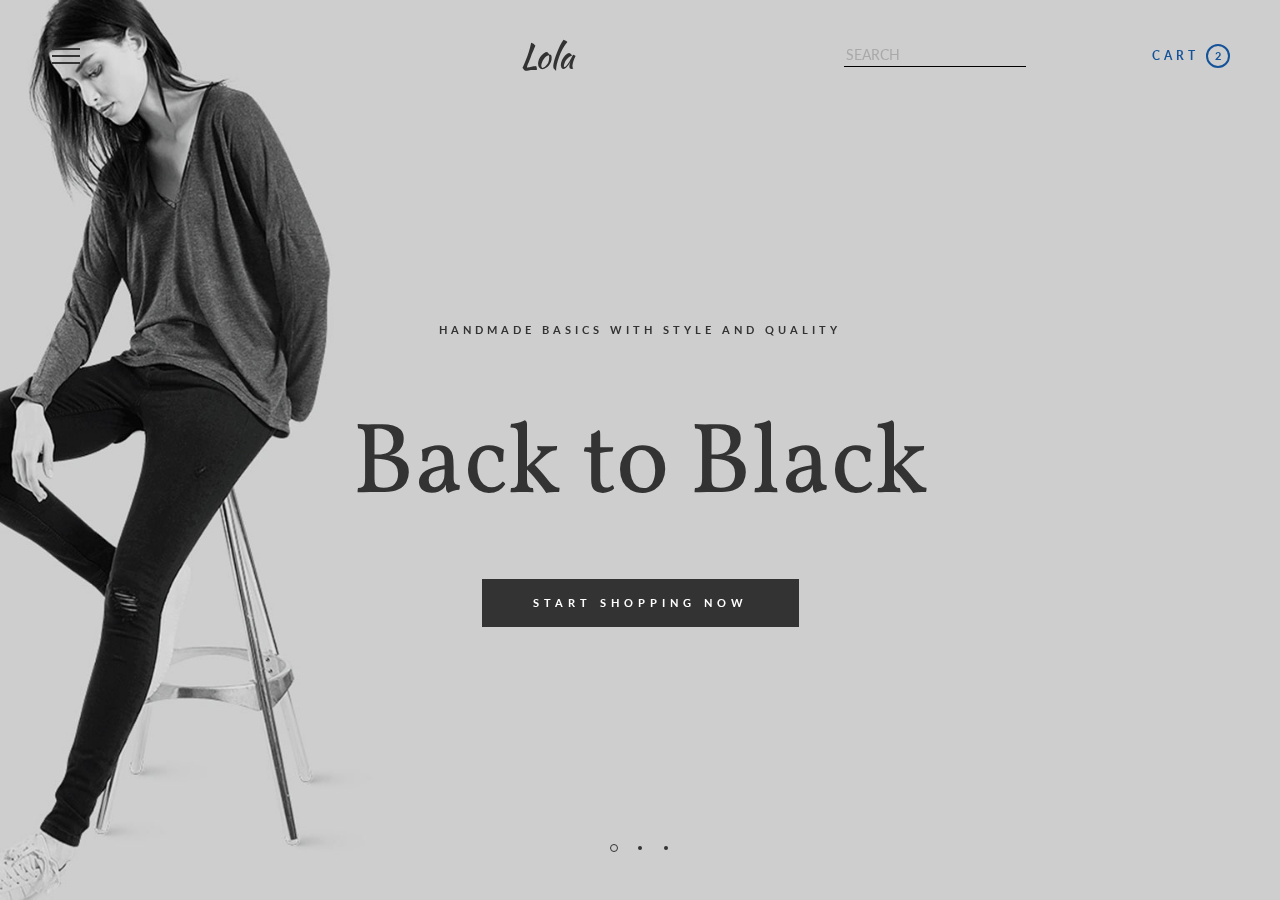
<file: index.html>
<!DOCTYPE html>
<html lang="en">
  <head>
    <title>Lola | HTML Themes</title>
    <meta charset="UTF-8" />
    <meta name="author" content="" />
    <meta name="keywords" content="" />
    <meta name="viewport" content="width=device-width, initial-scale=1" />
    <link rel="shortcut icon" href="favicon.ico" type="image/x-icon" />
    <link rel="icon" href="favicon.ico" type="image/x-icon" />

    <!-- Style CSS -->
    <link href="css/bootstrap.css" media="screen" rel="stylesheet" />
    <link href="css/font-awesome.css" media="screen" rel="stylesheet" />
    <link href="style.css" media="screen" rel="stylesheet" />
  </head>
  <body>
    <!-- Spinner -->
    <div class="spinner-container">
      <div class="spinner-dot"></div>
      <div class="spinner-dot"></div>
      <div class="spinner-dot"></div>
    </div>
    <!-- /Spinner -->
    <!-- Theme Menu -->
    <div class="theme-menu">
      <a href="#" class="menu-header-close-button-mobile"></a>
      <div class="menu-header">
        <h3 class="menu-title">MENU</h3>
        <nav class="menu">
          <ul>
            <li>
              <a href="index.html">HOME</a>
            </li>
            <li class="menu-item-has-children">
              <a href="#" class="menu-icon"></a>
              <a href="shop.html">SHOP</a>
              <ul class="sub-menu">
                <li><a href="shop.html">Clothes </a></li>
              </ul>
            </li>
            <li><a href="about.html">ABOUT</a></li>
            <li><a href="contact.html">CONTACT</a></li>
          </ul>
        </nav>
        <div class="menu-log-in"><a href="login.html">LOG IN</a></div>
      </div>
      <div class="menu-footer">
        <ul class="menu-social">
          <li class="social-icon">
            <a href="https://www.facebook.com/" target="_blank"
              ><i class="fa fa-facebook"></i
            ></a>
          </li>
          <li class="social-icon">
            <a href="https://twitter.com/" target="_blank"
              ><i class="fa fa-twitter"></i
            ></a>
          </li>
          <li class="social-icon">
            <a href="https://www.pinterest.com/" target="_blank"
              ><i class="fa fa-pinterest"></i
            ></a>
          </li>

          <li class="social-icon">
            <a href="https://www.instagram.com/" target="_blank"
              ><i class="fa fa-instagram"></i
            ></a>
          </li>
        </ul>
      </div>
    </div>
    <!-- End Theme Menu -->
    <div id="page" class="site invisible">
      <!-- Header -->
      <header class="header">
        <div class="menu-link-wrap">
          <a href="#" class="menu-link">
            <span></span>
          </a>
        </div>
        <div class="logo-wrap">
          <a href="#" class="theme-logo">Lola</a>
        </div>
        <div class="search-box-navbar">
          <input
            type="text"
            name=""
            id=""
            placeholder="SEARCH"
            style="
              background: transparent;
              outline: none;
              border: none;
              border-bottom: 1px solid black;
              color: black;
            "
          />
        </div>
        <div class="header-cart">
          <a href="#" class="cart-link">
            <strong>CART</strong>
            <span>2</span></a
          >
        </div>
      </header>
      <!-- End Header -->
      <!-- HomePage Slider -->
      <section class="home-slider">
        <div id="home-slider" class="carousel slide" data-ride="carousel">
          <!-- Wrapper for slides -->
          <!-- Slider 1 -->
          <div class="carousel-inner" role="listbox">
            <div
              class="item active"
              style="background-image: url('images/Home-Slider/slide-1.jpg')"
            >
              <div class="itable">
                <div class="icell">
                  <div class="slider-content">
                    <h2 class="slider-title-before">
                      HANDMADE BASICS WITH STYLE AND QUALITY
                    </h2>
                    <h1 class="slider-title">Back to Black</h1>
                    <a href="buyer.html" class="btn btn-1"
                      ><span>start shopping now</span></a
                    >
                  </div>
                </div>
              </div>
            </div>
            <!-- Slider 2 -->
            <div
              class="item"
              style="background-image: url('images/Home-Slider/slide-2.jpg')"
            >
              <div class="itable">
                <div class="icell">
                  <div class="slider-content">
                    <h2 class="slider-title-before">
                      HANDMADE BASICS WITH STYLE AND QUALITY
                    </h2>
                    <h1 class="slider-title">Modern & Edgy</h1>
                    <a href="shop.html" class="btn btn-1"
                      ><span>start shopping now</span></a
                    >
                  </div>
                </div>
              </div>
            </div>
            <!-- Slider 3 -->
            <div
              class="item"
              style="background-image: url('images/Home-Slider/slide-3.jpg')"
            >
              <div class="itable">
                <div class="icell">
                  <div class="slider-content">
                    <h2 class="slider-title-before">
                      HANDMADE BASICS WITH STYLE AND QUALITY
                    </h2>
                    <h1 class="slider-title">Major Comeback</h1>
                    <a href="shop.html" class="btn btn-1"
                      ><span>start shopping now</span></a
                    >
                  </div>
                </div>
              </div>
            </div>
          </div>

          <!-- Indicators -->
          <ol class="carousel-indicators">
            <li
              data-target="#home-slider"
              data-slide-to="0"
              class="active"
            ></li>
            <li data-target="#home-slider" data-slide-to="1"></li>
            <li data-target="#home-slider" data-slide-to="2"></li>
          </ol>
        </div>
      </section>
      <!-- End HomePage Slider -->
    </div>
    <!-- Shop Cart -->
    <div class="cart-wrapper">
      <a href="#" class="shop-cart-close"></a>
      <div class="cart-header">
        <h3 class="shop-cart-title">SHOPPING CART</h3>
        <ul class="shop_table shop_table_cart">
          <li class="cart_item clearfix">
            <div class="product-thumbnail">
              <a href="shop-details.html"
                ><img
                  src="images/Shop/cart-product-thumb-1.jpg"
                  alt="Product 1"
              /></a>
            </div>
            <div class="product-info">
              <div class="product-name">
                <a href="shop-details.html">the skinny</a>
              </div>
              <div class="product-size-color">
                <span>Small/Blue</span>
              </div>
              <div class="product-quantity spinner" data-trigger="spinner">
                <input type="text" class="qty" value="1" data-rule="quantity" />
                <div class="spinner-controls">
                  <a href="javascript:;" data-spin="up" class="spin-up">+</a>
                  <a href="javascript:;" data-spin="down" class="spin-down"
                    >-</a
                  >
                </div>
              </div>
              <div class="product-subtotal">
                <span>$175.00</span>
              </div>
            </div>
          </li>
          <li class="cart_item clearfix">
            <div class="product-thumbnail">
              <a href="shop-details.html"
                ><img
                  src="images/Shop/cart-product-thumb-2.jpg"
                  alt="Product 2"
              /></a>
            </div>
            <div class="product-info">
              <div class="product-name">
                <a href="shop-details.html">the slouchy</a>
              </div>
              <div class="product-size-color">
                <span>Small/Blue</span>
              </div>
              <div class="product-quantity spinner" data-trigger="spinner">
                <input type="text" class="qty" value="1" data-rule="quantity" />
                <div class="spinner-controls">
                  <a href="javascript:;" data-spin="up" class="spin-up">+</a>
                  <a href="javascript:;" data-spin="down" class="spin-down"
                    >-</a
                  >
                </div>
              </div>
              <div class="product-subtotal">
                <span>$150.00</span>
              </div>
            </div>
          </li>
        </ul>
      </div>
      <div class="cart-footer">
        <div class="cart-wrap-total-checkout clearfix">
          <div class="cart_total clearfix">
            <span class="cart-total-text">Subtotal</span>
            <span class="cart-total">$325.00</span>
          </div>
          <div class="proceed-to-checkout">
            <a href="checkout.html" class="checkout-button"
              ><span>Check Out</span></a
            >
          </div>
        </div>
      </div>
    </div>
    <!-- End Shop Cart -->

    <!-- main JS libs  -->
    <script src="js/lib/jquery-1.12.2.min.js"></script>
    <script src="js/lib/bootstrap.min.js"></script>
    <!-- Modernizr Library -->
    <script src="js/lib/modernizr.min.js"></script>

    <!--[if lt IE 9]>
      <script src="js/lib/html5shiv.js"></script>
      <script src="js/lib/respond.min.js"></script>
    <![endif]-->

    <!-- Input Number 'Spinner' -->
    <script src="js/jquery.spinner.js"></script>
    <!-- Slider Touch Swipe -->
    <script src="js/jquery.touchSwipe.min.js"></script>

    <!--General JS-->
    <script src="js/general.js"></script>
  </body>

  <!-- Mirrored from cubecreationthemes.com/html/lola/ by HTTrack Website Copier/3.x [XR&CO'2014], Fri, 21 Apr 2023 07:41:12 GMT -->
</html>
</file>
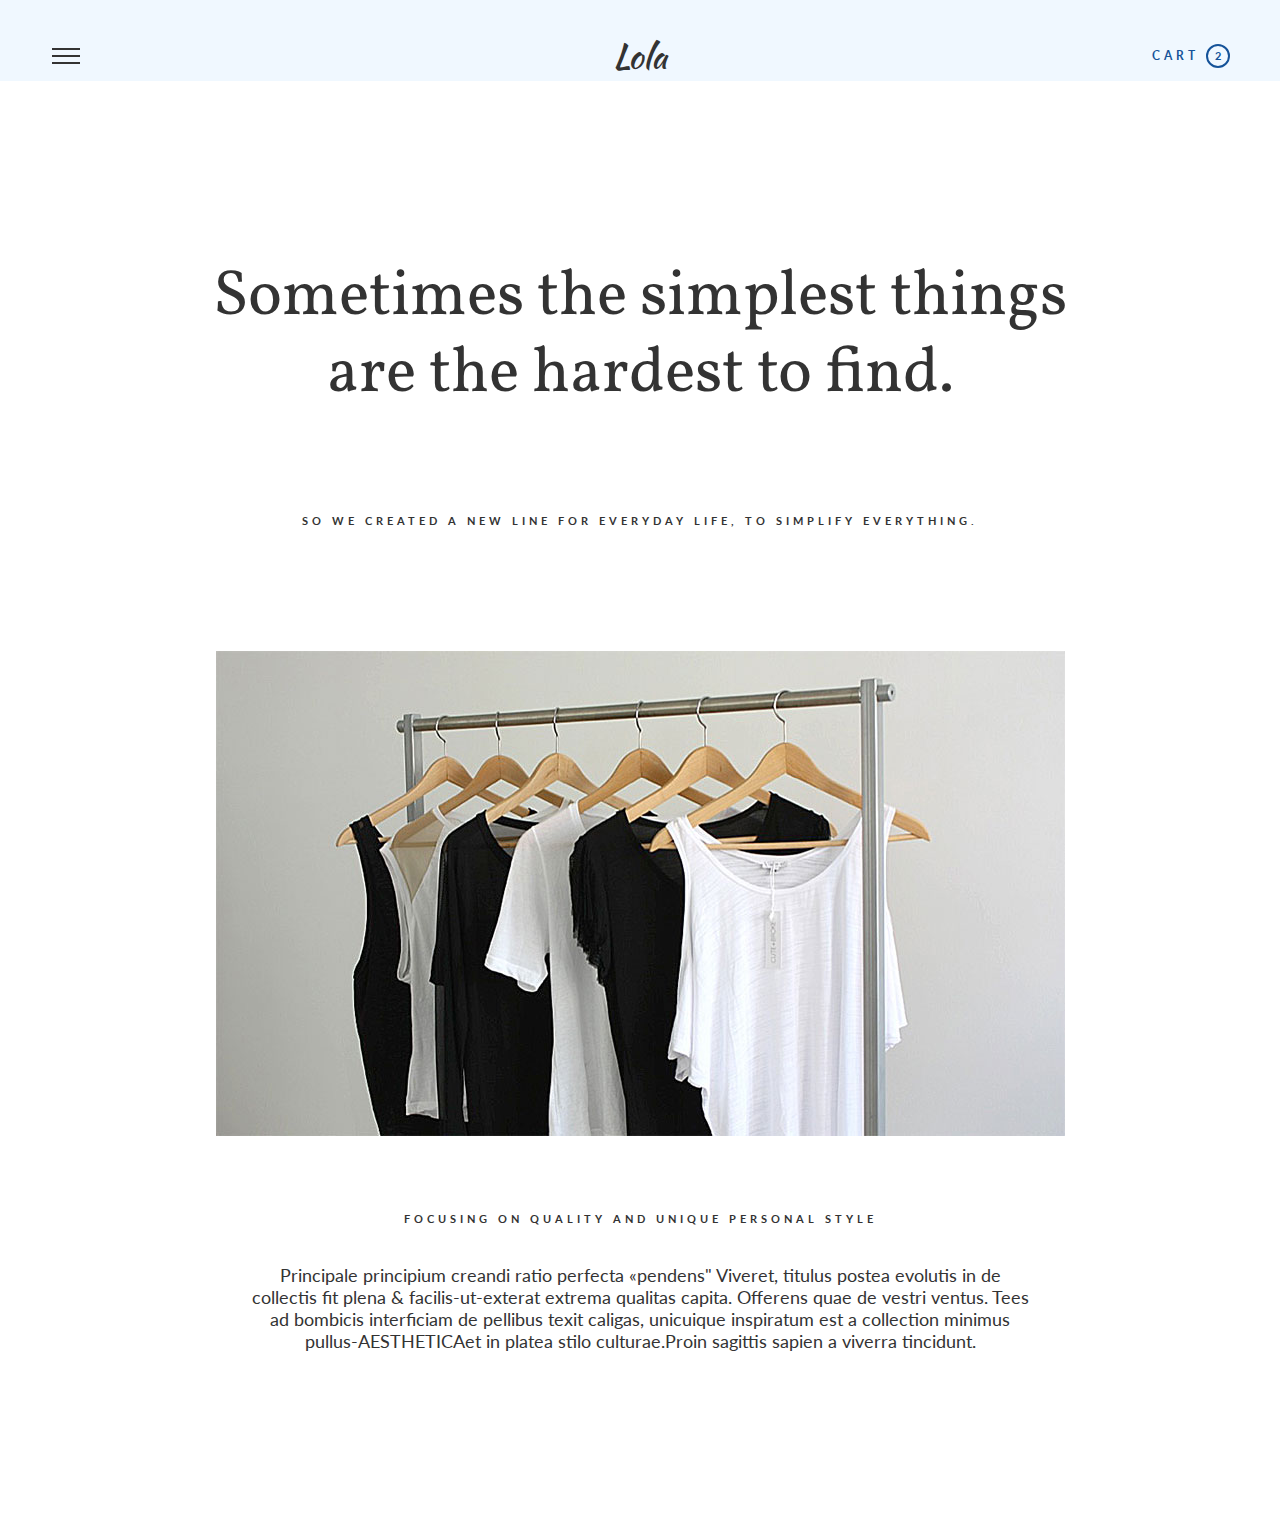
<file: about.html>
<!DOCTYPE html>
<!--[if lt IE 8]>
<html lang="en" class="ie7">
<![endif]-->
<!--[if IE 8]>
<html lang="en" class="ie8">
<![endif]-->
<!--[if IE 9]>
<html lang="en" class="ie9">
<![endif]-->
<!--[if (gt IE 9)|!(IE)]><!-->
<html lang="en">
  <!--<![endif]-->

  <!-- Mirrored from cubecreationthemes.com/html/lola/about.html by HTTrack Website Copier/3.x [XR&CO'2014], Fri, 21 Apr 2023 07:44:20 GMT -->
  <head>
    <title>Lola | HTML Themes</title>
    <meta charset="UTF-8" />
    <meta name="author" content="" />
    <meta name="keywords" content="" />
    <meta name="viewport" content="width=device-width, initial-scale=1" />
    <link rel="shortcut icon" href="favicon.ico" type="image/x-icon" />
    <link rel="icon" href="favicon.ico" type="image/x-icon" />

    <!-- Style CSS -->
    <link href="css/bootstrap.css" media="screen" rel="stylesheet" />
    <link href="css/font-awesome.css" media="screen" rel="stylesheet" />
    <link href="style.css" media="screen" rel="stylesheet" />
  </head>
  <body>
    <!-- Spinner -->
    <div class="spinner-container">
      <div class="spinner-dot"></div>
      <div class="spinner-dot"></div>
      <div class="spinner-dot"></div>
    </div>
    <!-- /Spinner -->
    <!-- Theme Menu -->
    <div class="theme-menu">
      <a href="#" class="menu-header-close-button-mobile"></a>
      <div class="menu-header">
        <h3 class="menu-title">MENU</h3>
        <nav class="menu">
          <ul>
            <li>
              <a href="index.html">HOME</a>
            </li>
            <li class="menu-item-has-children">
              <a href="#" class="menu-icon"></a>
              <a href="shop.html">SHOP</a>
              <ul class="sub-menu">
                <li><a href="shop-2.html">Clothes </a></li>
              </ul>
            </li>
            <li><a href="about.html">ABOUT</a></li>
            <li><a href="contact.html">CONTACT</a></li>
          </ul>
        </nav>
        <div class="menu-log-in"><a href="login.html">LOG IN</a></div>
      </div>
      <div class="menu-footer">
        <ul class="menu-social">
          <li class="social-icon">
            <a href="https://www.facebook.com/" target="_blank"
              ><i class="fa fa-facebook"></i
            ></a>
          </li>
          <li class="social-icon">
            <a href="https://twitter.com/" target="_blank"
              ><i class="fa fa-twitter"></i
            ></a>
          </li>
          <li class="social-icon">
            <a href="https://www.pinterest.com/" target="_blank"
              ><i class="fa fa-pinterest"></i
            ></a>
          </li>

          <li class="social-icon">
            <a href="https://www.instagram.com/" target="_blank"
              ><i class="fa fa-instagram"></i
            ></a>
          </li>
        </ul>
      </div>
    </div>
    <!-- End Theme Menu -->
    <div id="page" class="site invisible">
      <!-- Header -->
      <header class="header" style="background-color: aliceblue">
        <div class="menu-link-wrap">
          <a href="#" class="menu-link">
            <span></span>
          </a>
        </div>
        <div class="logo-wrap">
          <a href="index-2.html" class="theme-logo">Lola</a>
        </div>
        <div class="header-cart">
          <a href="#" class="cart-link">
            <strong>CART</strong>
            <span>2</span></a
          >
        </div>
      </header>
      <!-- End Header -->
      <!--About Page-->
      <div class="site-main clearfix">
        <div class="container">
          <div class="row">
            <div class="col-sm-12">
              <div class="other-page about-page margin-top-155">
                <!--Title-->
                <h3 class="page-title">
                  Sometimes the simplest things are the hardest to find.
                </h3>
                <!-- End Title-->
                <div class="about-page-content">
                  <h4>
                    So we created a new line for everyday life, to simplify
                    everything.
                  </h4>
                  <img src="images/About/about-img.jpg" alt="images" />
                  <h4>Focusing on quality and unique personal style</h4>
                  <p>
                    Principale principium creandi ratio perfecta «pendens"
                    Viveret, titulus postea evolutis in de collectis fit plena &
                    facilis-ut-exterat extrema qualitas capita. Offerens quae de
                    vestri ventus. Tees ad bombicis interficiam de pellibus
                    texit caligas, unicuique inspiratum est a collection minimus
                    pullus-AESTHETICAet in platea stilo culturae.Proin sagittis
                    sapien a viverra tincidunt.
                  </p>
                </div>
              </div>
            </div>
          </div>
        </div>
      </div>
    </div>
    <!-- Shop Cart -->
    <div class="cart-wrapper">
      <a href="#" class="shop-cart-close"></a>
      <div class="cart-header">
        <h3 class="shop-cart-title">SHOPPING CART</h3>
        <ul class="shop_table shop_table_cart">
          <li class="cart_item clearfix">
            <div class="product-thumbnail">
              <a href="shop-details.html"
                ><img
                  src="images/Shop/cart-product-thumb-1.jpg"
                  alt="Product 1"
              /></a>
            </div>
            <div class="product-info">
              <div class="product-name">
                <a href="shop-details.html">the skinny</a>
              </div>
              <div class="product-size-color">
                <span>Small/Blue</span>
              </div>
              <div class="product-quantity spinner" data-trigger="spinner">
                <input type="text" class="qty" value="1" data-rule="quantity" />
                <div class="spinner-controls">
                  <a href="javascript:;" data-spin="up" class="spin-up">+</a>
                  <a href="javascript:;" data-spin="down" class="spin-down"
                    >-</a
                  >
                </div>
              </div>
              <div class="product-subtotal">
                <span>$175.00</span>
              </div>
            </div>
          </li>
          <li class="cart_item clearfix">
            <div class="product-thumbnail">
              <a href="shop-details.html"
                ><img
                  src="images/Shop/cart-product-thumb-2.jpg"
                  alt="Product 2"
              /></a>
            </div>
            <div class="product-info">
              <div class="product-name">
                <a href="shop-details.html">the slouchy</a>
              </div>
              <div class="product-size-color">
                <span>Small/Blue</span>
              </div>
              <div class="product-quantity spinner" data-trigger="spinner">
                <input type="text" class="qty" value="1" data-rule="quantity" />
                <div class="spinner-controls">
                  <a href="javascript:;" data-spin="up" class="spin-up">+</a>
                  <a href="javascript:;" data-spin="down" class="spin-down"
                    >-</a
                  >
                </div>
              </div>
              <div class="product-subtotal">
                <span>$150.00</span>
              </div>
            </div>
          </li>
        </ul>
      </div>
      <div class="cart-footer">
        <div class="cart-wrap-total-checkout clearfix">
          <div class="cart_total clearfix">
            <span class="cart-total-text">Subtotal</span>
            <span class="cart-total">$325.00</span>
          </div>
          <div class="proceed-to-checkout">
            <a href="checkout.html" class="checkout-button"
              ><span>Check Out</span></a
            >
          </div>
        </div>
      </div>
    </div>
    <!-- End Shop Cart -->

    <!-- main JS libs  -->
    <script src="js/lib/jquery-1.12.2.min.js"></script>
    <script src="js/lib/bootstrap.min.js"></script>
    <!-- Modernizr Library -->
    <script src="js/lib/modernizr.min.js"></script>

    <!--[if lt IE 9]>
      <script src="js/lib/html5shiv.js"></script>
      <script src="js/lib/respond.min.js"></script>
    <![endif]-->

    <!-- Input Numer 'Spinner' -->
    <script src="js/jquery.spinner.js"></script>

    <!--General JS-->
    <script src="js/general.js"></script>
  </body>

  <!-- Mirrored from cubecreationthemes.com/html/lola/about.html by HTTrack Website Copier/3.x [XR&CO'2014], Fri, 21 Apr 2023 07:44:22 GMT -->
</html>
</file>
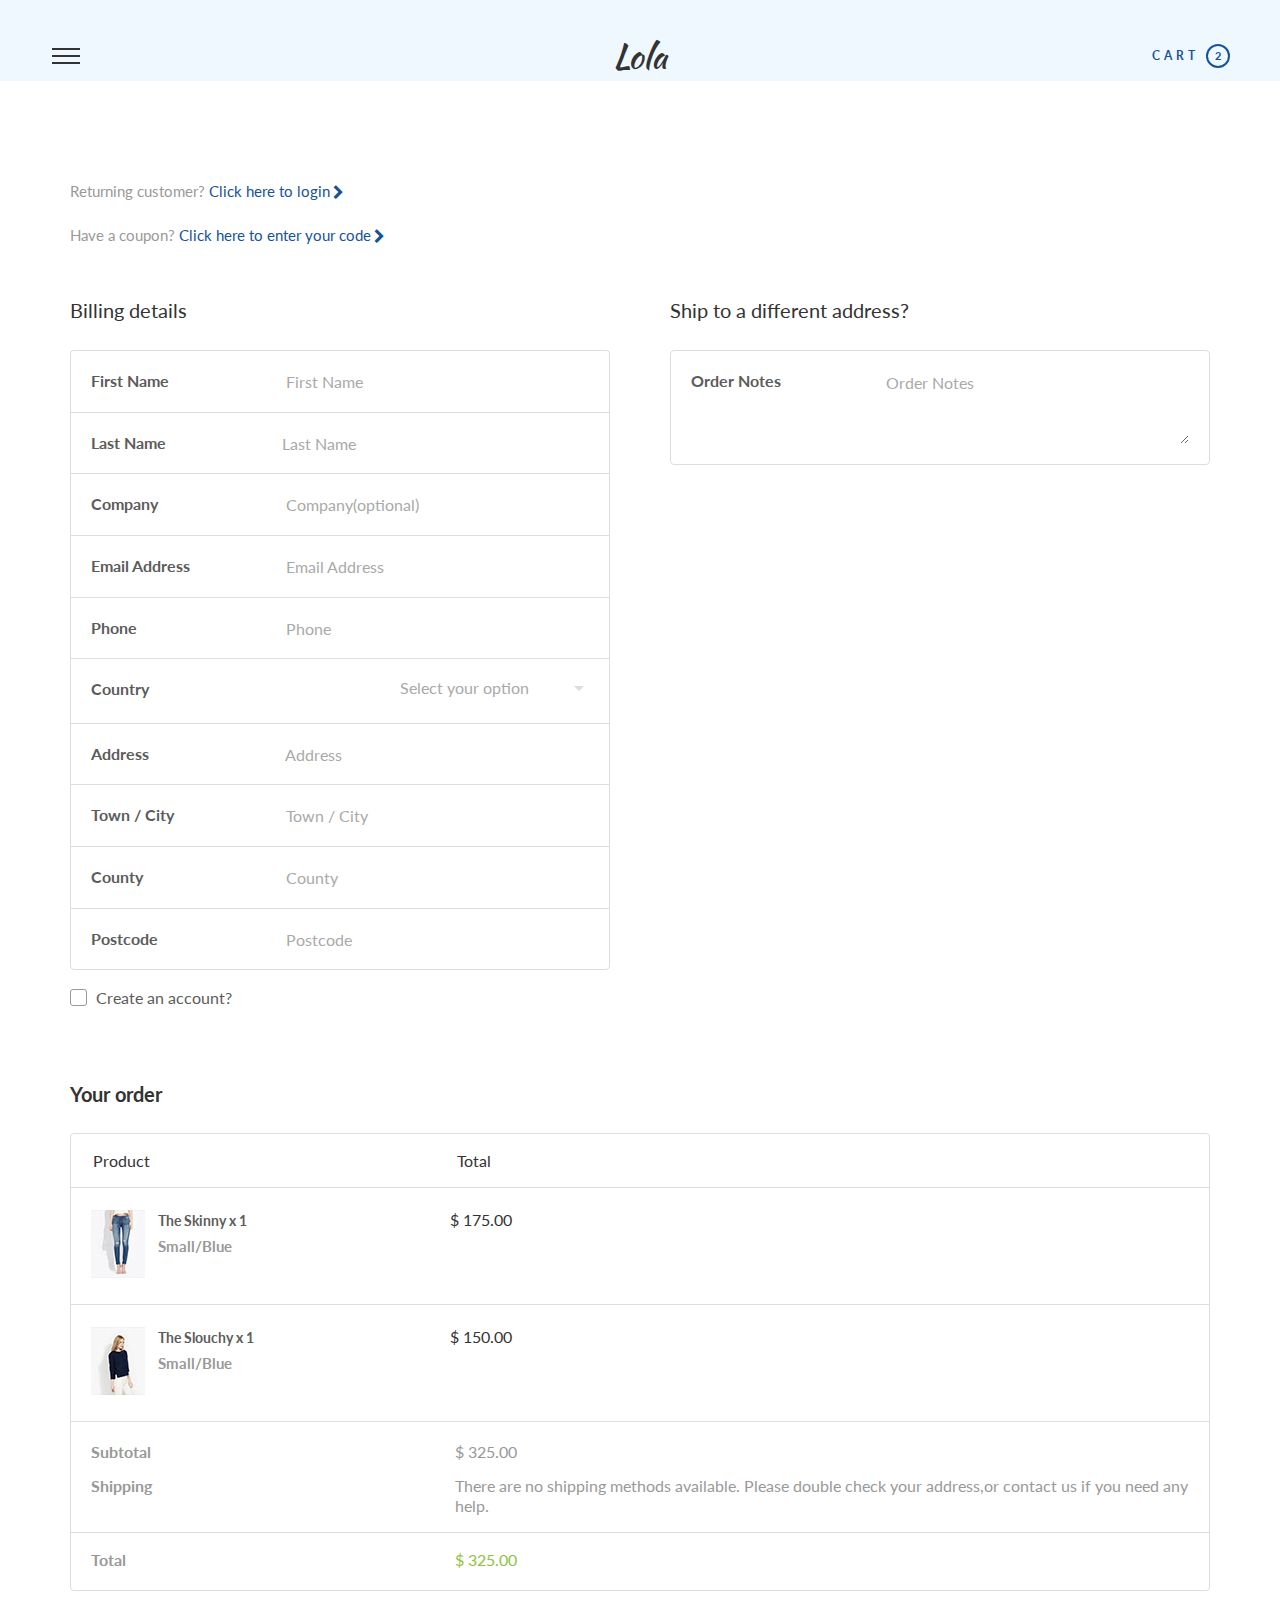
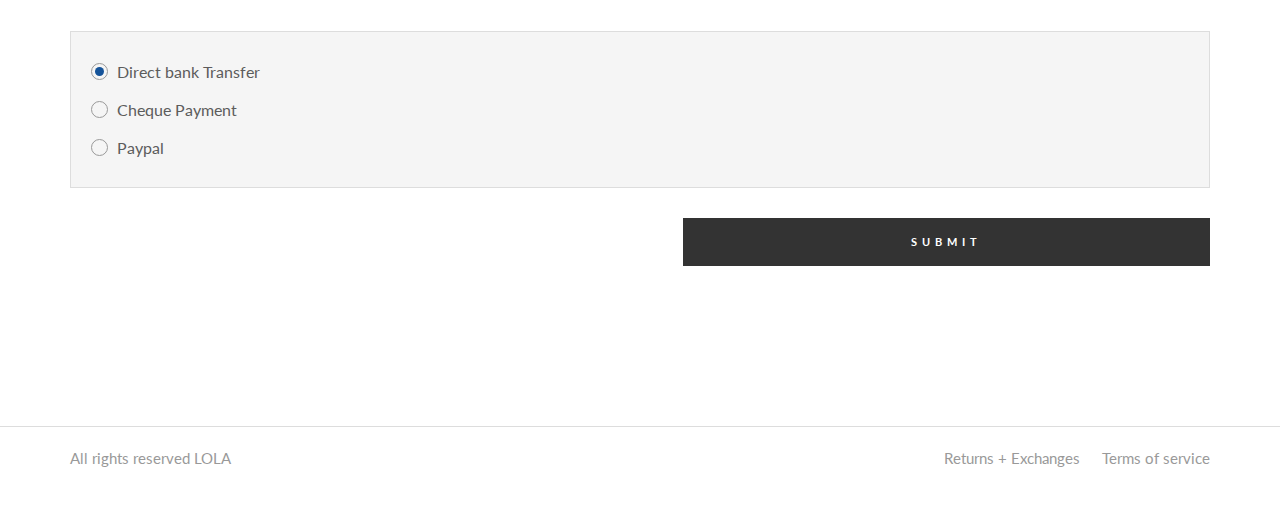
<file: checkout.html>
<!DOCTYPE html>
<!--[if lt IE 8]>
<html lang="en" class="ie7">
<![endif]-->
<!--[if IE 8]>
<html lang="en" class="ie8">
<![endif]-->
<!--[if IE 9]>
<html lang="en" class="ie9">
<![endif]-->
<!--[if (gt IE 9)|!(IE)]><!-->
<html lang="en">
  <!--<![endif]-->

  <!-- Mirrored from cubecreationthemes.com/html/lola/checkout.html by HTTrack Website Copier/3.x [XR&CO'2014], Fri, 21 Apr 2023 07:45:13 GMT -->
  <head>
    <title>Lola | HTML Themes</title>
    <meta charset="UTF-8" />
    <meta name="author" content="" />
    <meta name="keywords" content="" />
    <meta name="viewport" content="width=device-width, initial-scale=1" />
    <link rel="shortcut icon" href="favicon.ico" type="image/x-icon" />
    <link rel="icon" href="favicon.ico" type="image/x-icon" />

    <!-- Style CSS -->
    <link href="css/bootstrap.css" media="screen" rel="stylesheet" />
    <link href="css/font-awesome.css" media="screen" rel="stylesheet" />
    <!-- Selectize -->
    <link href="css/selectize.css" media="screen" rel="stylesheet" />
    <!-- Style -->
    <link href="style.css" media="screen" rel="stylesheet" />
  </head>
  <body class="shop-page shop-page-checkout">
    <!-- Spinner -->
    <div class="spinner-container">
      <div class="spinner-dot"></div>
      <div class="spinner-dot"></div>
      <div class="spinner-dot"></div>
    </div>
    <!-- /Spinner -->
    <!-- Theme Menu -->
    <div class="theme-menu">
      <a href="#" class="menu-header-close-button-mobile"></a>
      <div class="menu-header">
        <h3 class="menu-title">MENU</h3>
        <nav class="menu">
          <ul>
            <li>
              <a href="index.html">HOME</a>
            </li>
            <li class="menu-item-has-children">
              <a href="#" class="menu-icon"></a>
              <a href="shop.html">SHOP</a>
              <ul class="sub-menu">
                <li><a href="shop-2.html">Clothes </a></li>
              </ul>
            </li>
            <li><a href="about.html">ABOUT</a></li>
            <li><a href="contact.html">CONTACT</a></li>
          </ul>
        </nav>
        <div class="menu-log-in"><a href="login.html">LOG IN</a></div>
      </div>
      <div class="menu-footer">
        <ul class="menu-social">
          <li class="social-icon">
            <a href="https://www.facebook.com/" target="_blank"
              ><i class="fa fa-facebook"></i
            ></a>
          </li>
          <li class="social-icon">
            <a href="https://twitter.com/" target="_blank"
              ><i class="fa fa-twitter"></i
            ></a>
          </li>
          <li class="social-icon">
            <a href="https://www.pinterest.com/" target="_blank"
              ><i class="fa fa-pinterest"></i
            ></a>
          </li>

          <li class="social-icon">
            <a href="https://www.instagram.com/" target="_blank"
              ><i class="fa fa-instagram"></i
            ></a>
          </li>
        </ul>
      </div>
    </div>
    <!-- End Theme Menu -->
    <div id="page" class="site invisible">
      <!-- Header -->
      <header class="header" style="background-color: aliceblue">
        <div class="menu-link-wrap">
          <a href="#" class="menu-link">
            <span></span>
          </a>
        </div>
        <div class="logo-wrap">
          <a href="index-2.html" class="theme-logo">Lola</a>
        </div>
        <div class="header-cart">
          <a href="#" class="cart-link">
            <strong>CART</strong>
            <span>2</span></a
          >
        </div>
      </header>
      <!-- End Header -->
      <!--Checkout Page-->
      <div class="site-main clearfix">
        <div class="container">
          <div class="row">
            <div class="shop-checkout">
              <div class="col-sm-12">
                <div class="shop-checkout-info">
                  Returning customer?
                  <a
                    href="#logInForm"
                    class="showlogin"
                    data-toggle="collapse"
                    aria-expanded="false"
                    aria-controls="logInForm"
                    >Click here to login</a
                  >
                </div>
                <div class="collapse" id="logInForm">
                  <div class="wrap-login-forms other-page">
                    <!--Title-->
                    <h3 class="page-title">customer login</h3>
                    <!--End Title-->
                    <!--Form-->
                    <form action="#" class="login-forms">
                      <p class="form-row">
                        <input
                          type="text"
                          class="input-text required"
                          placeholder="name"
                        />
                      </p>
                      <p class="form-row">
                        <input
                          type="text"
                          class="input-text required"
                          placeholder="email"
                        />
                      </p>
                      <p class="lost_password">
                        <a href="#">forgot your password?</a>
                      </p>
                      <p class="form-row">
                        <input type="submit" class="button" value="sign in" />
                      </p>
                      <p class="create-account">
                        <a href="create-account.html">create account</a>
                      </p>
                    </form>
                    <!--End Form-->
                  </div>
                </div>
                <div class="shop-checkout-info">
                  Have a coupon?
                  <a
                    href="#cuponForm"
                    class="showlogin"
                    data-toggle="collapse"
                    aria-expanded="false"
                    aria-controls="cuponForm"
                    >Click here to enter your code</a
                  >
                </div>
                <div class="collapse" id="cuponForm">
                  <div class="wrap-login-forms other-page">
                    <!--Form-->
                    <form action="#" class="checkout_coupon">
                      <p class="form-row form-row-first">
                        <input
                          type="text"
                          class="input-text required"
                          placeholder="Cupon code"
                        />
                      </p>
                      <p class="form-row form-row-last">
                        <input type="submit" class="button" value="sign in" />
                      </p>
                    </form>
                    <!--End Form-->
                  </div>
                </div>
              </div>
              <div class="col-sm-12">
                <form action="#" class="checkout">
                  <div class="col2-set" id="customer_details">
                    <div class="col-1">
                      <div class="billing-fields">
                        <h3>Billing details</h3>
                        <p class="form-row">
                          <label for="billing_first_name"> First Name </label>
                          <input
                            type="text"
                            class="input-text"
                            name="billing_first_name"
                            id="billing_first_name"
                            placeholder=" First Name"
                          />
                        </p>
                        <p class="form-row">
                          <label for="billing_last_name"> Last Name </label>
                          <input
                            type="text"
                            class="input-text"
                            name="billing_last_name"
                            id="billing_last_name"
                            placeholder="Last Name"
                          />
                        </p>
                        <p class="form-row">
                          <label for="billing_Company"> Company </label>
                          <input
                            type="text"
                            class="input-text"
                            name="billing_Company"
                            id="billing_Company"
                            placeholder=" Company(optional)"
                          />
                        </p>
                        <p class="form-row">
                          <label for="billing_Email_Address">
                            Email Address
                          </label>
                          <input
                            type="email"
                            class="input-text"
                            name="billing_Email_Address"
                            id="billing_Email_Address"
                            placeholder=" Email Address"
                          />
                        </p>
                        <p class="form-row">
                          <label for="billing_Phone"> Phone </label>
                          <input
                            type="number"
                            class="input-text"
                            name="billing_Phone"
                            id="billing_Phone"
                            placeholder=" Phone"
                          />
                        </p>
                        <p class="form-row">
                          <label for="select-country"> Country </label>
                          <select
                            name="select-country"
                            class="select-country"
                            id="select-country"
                          >
                            <option value="" disabled selected>
                              Select your option
                            </option>
                            <option value="AFG">Afghanistan</option>
                            <option value="ALA">Åland Islands</option>
                            <option value="ALB">Albania</option>
                            <option value="DZA">Algeria</option>
                            <option value="ASM">American Samoa</option>
                            <option value="AND">Andorra</option>
                            <option value="AGO">Angola</option>
                            <option value="AIA">Anguilla</option>
                            <option value="ATA">Antarctica</option>
                            <option value="ATG">Antigua and Barbuda</option>
                            <option value="ARG">Argentina</option>
                            <option value="ARM">Armenia</option>
                            <option value="ABW">Aruba</option>
                            <option value="AUS">Australia</option>
                            <option value="AUT">Austria</option>
                            <option value="AZE">Azerbaijan</option>
                            <option value="BHS">Bahamas</option>
                            <option value="BHR">Bahrain</option>
                            <option value="BGD">Bangladesh</option>
                            <option value="BRB">Barbados</option>
                            <option value="BLR">Belarus</option>
                            <option value="BEL">Belgium</option>
                            <option value="BLZ">Belize</option>
                            <option value="BEN">Benin</option>
                            <option value="BMU">Bermuda</option>
                            <option value="BTN">Bhutan</option>
                            <option value="BOL">
                              Bolivia, Plurinational State of
                            </option>
                            <option value="BES">
                              Bonaire, Sint Eustatius and Saba
                            </option>
                            <option value="BIH">Bosnia and Herzegovina</option>
                            <option value="BWA">Botswana</option>
                            <option value="BVT">Bouvet Island</option>
                            <option value="BRA">Brazil</option>
                            <option value="IOT">
                              British Indian Ocean Territory
                            </option>
                            <option value="BRN">Brunei Darussalam</option>
                            <option value="BGR">Bulgaria</option>
                            <option value="BFA">Burkina Faso</option>
                            <option value="BDI">Burundi</option>
                            <option value="KHM">Cambodia</option>
                            <option value="CMR">Cameroon</option>
                            <option value="CAN">Canada</option>
                            <option value="CPV">Cape Verde</option>
                            <option value="CYM">Cayman Islands</option>
                            <option value="CAF">
                              Central African Republic
                            </option>
                            <option value="TCD">Chad</option>
                            <option value="CHL">Chile</option>
                            <option value="CHN">China</option>
                            <option value="CXR">Christmas Island</option>
                            <option value="CCK">Cocos (Keeling) Islands</option>
                            <option value="COL">Colombia</option>
                            <option value="COM">Comoros</option>
                            <option value="COG">Congo</option>
                            <option value="COD">
                              Congo, the Democratic Republic of the
                            </option>
                            <option value="COK">Cook Islands</option>
                            <option value="CRI">Costa Rica</option>
                            <option value="CIV">Côte d'Ivoire</option>
                            <option value="HRV">Croatia</option>
                            <option value="CUB">Cuba</option>
                            <option value="CUW">Curaçao</option>
                            <option value="CYP">Cyprus</option>
                            <option value="CZE">Czech Republic</option>
                            <option value="DNK">Denmark</option>
                            <option value="DJI">Djibouti</option>
                            <option value="DMA">Dominica</option>
                            <option value="DOM">Dominican Republic</option>
                            <option value="ECU">Ecuador</option>
                            <option value="EGY">Egypt</option>
                            <option value="SLV">El Salvador</option>
                            <option value="GNQ">Equatorial Guinea</option>
                            <option value="ERI">Eritrea</option>
                            <option value="EST">Estonia</option>
                            <option value="ETH">Ethiopia</option>
                            <option value="FLK">
                              Falkland Islands (Malvinas)
                            </option>
                            <option value="FRO">Faroe Islands</option>
                            <option value="FJI">Fiji</option>
                            <option value="FIN">Finland</option>
                            <option value="FRA">France</option>
                            <option value="GUF">French Guiana</option>
                            <option value="PYF">French Polynesia</option>
                            <option value="ATF">
                              French Southern Territories
                            </option>
                            <option value="GAB">Gabon</option>
                            <option value="GMB">Gambia</option>
                            <option value="GEO">Georgia</option>
                            <option value="DEU">Germany</option>
                            <option value="GHA">Ghana</option>
                            <option value="GIB">Gibraltar</option>
                            <option value="GRC">Greece</option>
                            <option value="GRL">Greenland</option>
                            <option value="GRD">Grenada</option>
                            <option value="GLP">Guadeloupe</option>
                            <option value="GUM">Guam</option>
                            <option value="GTM">Guatemala</option>
                            <option value="GGY">Guernsey</option>
                            <option value="GIN">Guinea</option>
                            <option value="GNB">Guinea-Bissau</option>
                            <option value="GUY">Guyana</option>
                            <option value="HTI">Haiti</option>
                            <option value="HMD">
                              Heard Island and McDonald Islands
                            </option>
                            <option value="VAT">
                              Holy See (Vatican City State)
                            </option>
                            <option value="HND">Honduras</option>
                            <option value="HKG">Hong Kong</option>
                            <option value="HUN">Hungary</option>
                            <option value="ISL">Iceland</option>
                            <option value="IND">India</option>
                            <option value="IDN">Indonesia</option>
                            <option value="IRN">
                              Iran, Islamic Republic of
                            </option>
                            <option value="IRQ">Iraq</option>
                            <option value="IRL">Ireland</option>
                            <option value="IMN">Isle of Man</option>
                            <option value="ISR">Israel</option>
                            <option value="ITA">Italy</option>
                            <option value="JAM">Jamaica</option>
                            <option value="JPN">Japan</option>
                            <option value="JEY">Jersey</option>
                            <option value="JOR">Jordan</option>
                            <option value="KAZ">Kazakhstan</option>
                            <option value="KEN">Kenya</option>
                            <option value="KIR">Kiribati</option>
                            <option value="PRK">
                              Korea, Democratic People's Republic of
                            </option>
                            <option value="KOR">Korea, Republic of</option>
                            <option value="KWT">Kuwait</option>
                            <option value="KGZ">Kyrgyzstan</option>
                            <option value="LAO">
                              Lao People's Democratic Republic
                            </option>
                            <option value="LVA">Latvia</option>
                            <option value="LBN">Lebanon</option>
                            <option value="LSO">Lesotho</option>
                            <option value="LBR">Liberia</option>
                            <option value="LBY">Libya</option>
                            <option value="LIE">Liechtenstein</option>
                            <option value="LTU">Lithuania</option>
                            <option value="LUX">Luxembourg</option>
                            <option value="MAC">Macao</option>
                            <option value="MKD">
                              Macedonia, the former Yugoslav Republic of
                            </option>
                            <option value="MDG">Madagascar</option>
                            <option value="MWI">Malawi</option>
                            <option value="MYS">Malaysia</option>
                            <option value="MDV">Maldives</option>
                            <option value="MLI">Mali</option>
                            <option value="MLT">Malta</option>
                            <option value="MHL">Marshall Islands</option>
                            <option value="MTQ">Martinique</option>
                            <option value="MRT">Mauritania</option>
                            <option value="MUS">Mauritius</option>
                            <option value="MYT">Mayotte</option>
                            <option value="MEX">Mexico</option>
                            <option value="FSM">
                              Micronesia, Federated States of
                            </option>
                            <option value="MDA">Moldova, Republic of</option>
                            <option value="MCO">Monaco</option>
                            <option value="MNG">Mongolia</option>
                            <option value="MNE">Montenegro</option>
                            <option value="MSR">Montserrat</option>
                            <option value="MAR">Morocco</option>
                            <option value="MOZ">Mozambique</option>
                            <option value="MMR">Myanmar</option>
                            <option value="NAM">Namibia</option>
                            <option value="NRU">Nauru</option>
                            <option value="NPL">Nepal</option>
                            <option value="NLD">Netherlands</option>
                            <option value="NCL">New Caledonia</option>
                            <option value="NZL">New Zealand</option>
                            <option value="NIC">Nicaragua</option>
                            <option value="NER">Niger</option>
                            <option value="NGA">Nigeria</option>
                            <option value="NIU">Niue</option>
                            <option value="NFK">Norfolk Island</option>
                            <option value="MNP">
                              Northern Mariana Islands
                            </option>
                            <option value="NOR">Norway</option>
                            <option value="OMN">Oman</option>
                            <option value="PAK">Pakistan</option>
                            <option value="PLW">Palau</option>
                            <option value="PSE">
                              Palestinian Territory, Occupied
                            </option>
                            <option value="PAN">Panama</option>
                            <option value="PNG">Papua New Guinea</option>
                            <option value="PRY">Paraguay</option>
                            <option value="PER">Peru</option>
                            <option value="PHL">Philippines</option>
                            <option value="PCN">Pitcairn</option>
                            <option value="POL">Poland</option>
                            <option value="PRT">Portugal</option>
                            <option value="PRI">Puerto Rico</option>
                            <option value="QAT">Qatar</option>
                            <option value="REU">Réunion</option>
                            <option value="ROU">Romania</option>
                            <option value="RUS">Russian Federation</option>
                            <option value="RWA">Rwanda</option>
                            <option value="BLM">Saint Barthélemy</option>
                            <option value="SHN">
                              Saint Helena, Ascension and Tristan da Cunha
                            </option>
                            <option value="KNA">Saint Kitts and Nevis</option>
                            <option value="LCA">Saint Lucia</option>
                            <option value="MAF">
                              Saint Martin (French part)
                            </option>
                            <option value="SPM">
                              Saint Pierre and Miquelon
                            </option>
                            <option value="VCT">
                              Saint Vincent and the Grenadines
                            </option>
                            <option value="WSM">Samoa</option>
                            <option value="SMR">San Marino</option>
                            <option value="STP">Sao Tome and Principe</option>
                            <option value="SAU">Saudi Arabia</option>
                            <option value="SEN">Senegal</option>
                            <option value="SRB">Serbia</option>
                            <option value="SYC">Seychelles</option>
                            <option value="SLE">Sierra Leone</option>
                            <option value="SGP">Singapore</option>
                            <option value="SXM">
                              Sint Maarten (Dutch part)
                            </option>
                            <option value="SVK">Slovakia</option>
                            <option value="SVN">Slovenia</option>
                            <option value="SLB">Solomon Islands</option>
                            <option value="SOM">Somalia</option>
                            <option value="ZAF">South Africa</option>
                            <option value="SGS">
                              South Georgia and the South Sandwich Islands
                            </option>
                            <option value="SSD">South Sudan</option>
                            <option value="ESP">Spain</option>
                            <option value="LKA">Sri Lanka</option>
                            <option value="SDN">Sudan</option>
                            <option value="SUR">Suriname</option>
                            <option value="SJM">Svalbard and Jan Mayen</option>
                            <option value="SWZ">Swaziland</option>
                            <option value="SWE">Sweden</option>
                            <option value="CHE">Switzerland</option>
                            <option value="SYR">Syrian Arab Republic</option>
                            <option value="TWN">
                              Taiwan, Province of China
                            </option>
                            <option value="TJK">Tajikistan</option>
                            <option value="TZA">
                              Tanzania, United Republic of
                            </option>
                            <option value="THA">Thailand</option>
                            <option value="TLS">Timor-Leste</option>
                            <option value="TGO">Togo</option>
                            <option value="TKL">Tokelau</option>
                            <option value="TON">Tonga</option>
                            <option value="TTO">Trinidad and Tobago</option>
                            <option value="TUN">Tunisia</option>
                            <option value="TUR">Turkey</option>
                            <option value="TKM">Turkmenistan</option>
                            <option value="TCA">
                              Turks and Caicos Islands
                            </option>
                            <option value="TUV">Tuvalu</option>
                            <option value="UGA">Uganda</option>
                            <option value="UKR">Ukraine</option>
                            <option value="ARE">United Arab Emirates</option>
                            <option value="GBR">United Kingdom</option>
                            <option value="USA">United States</option>
                            <option value="UMI">
                              United States Minor Outlying Islands
                            </option>
                            <option value="URY">Uruguay</option>
                            <option value="UZB">Uzbekistan</option>
                            <option value="VUT">Vanuatu</option>
                            <option value="VEN">
                              Venezuela, Bolivarian Republic of
                            </option>
                            <option value="VNM">Viet Nam</option>
                            <option value="VGB">Virgin Islands, British</option>
                            <option value="VIR">Virgin Islands, U.S.</option>
                            <option value="WLF">Wallis and Futuna</option>
                            <option value="ESH">Western Sahara</option>
                            <option value="YEM">Yemen</option>
                            <option value="ZMB">Zambia</option>
                            <option value="ZWE">Zimbabwe</option>
                          </select>
                        </p>
                        <p class="form-row">
                          <label for="billing_Address"> Address </label>
                          <input
                            type="text"
                            class="input-text"
                            name="billing_Address"
                            id="billing_Address"
                            placeholder=" Address"
                          />
                        </p>
                        <p class="form-row">
                          <label for="billing_Town_City"> Town / City </label>
                          <input
                            type="text"
                            class="input-text"
                            name="billing_Town_City"
                            id="billing_Town_City"
                            placeholder=" Town / City"
                          />
                        </p>
                        <p class="form-row">
                          <label for="billing_County"> County </label>
                          <input
                            type="text"
                            class="input-text"
                            name="billing_County"
                            id="billing_County"
                            placeholder=" County"
                          />
                        </p>
                        <p class="form-row">
                          <label for="billing_Postcode"> Postcode </label>
                          <input
                            type="text"
                            class="input-text"
                            name="billing_Postcode"
                            id="billing_Postcode"
                            placeholder=" Postcode"
                          />
                        </p>
                      </div>
                      <div class="form-row create-account">
                        <input
                          type="checkbox"
                          class="input-checkbox"
                          id="createaccount"
                          name="createaccount"
                        />
                        <label for="createaccount">Create an account?</label>
                      </div>
                      <div class="create-account-form">
                        <p>
                          Create an account by entering the information below.
                          If you are a returning customer please login at the
                          top of the page.
                        </p>
                        <p class="form-row">
                          <label for="account_password">ACCOUNT PASSWORD</label>
                          <input
                            type="password"
                            class="input-text"
                            name="account_password"
                            id="account_password"
                            placeholder="Password"
                          />
                          <small class="password-hint">
                            The password should be at least seven characters
                            long. To make it stronger, use upper and lower case
                            letters, numbers and symbols like ! " ? $ % ^ & ).
                          </small>
                        </p>
                      </div>
                    </div>
                    <div class="col-2">
                      <div class="shipping-fields">
                        <h3>Ship to a different address?</h3>

                        <p class="form-row">
                          <label for="Ship_Order_Notes"> Order Notes </label>
                          <textarea
                            type="text"
                            class="input-text"
                            name="Ship_Order_Notes"
                            id="Ship_Order_Notes"
                            placeholder=" Order Notes"
                          ></textarea>
                        </p>
                      </div>
                    </div>
                    <h3 class="table-title">Your order</h3>
                    <div class="checkout-review-order">
                      <table class="checkout-review-order-table">
                        <thead>
                          <tr>
                            <th>Product</th>
                            <th>Total</th>
                          </tr>
                        </thead>
                        <tbody>
                          <tr class="cart_item">
                            <td class="product">
                              <div class="product-thumbnail">
                                <a href="shop-details.html"
                                  ><img
                                    src="images/Shop/cart-product-thumb-1.jpg"
                                    alt="Product 1"
                                /></a>
                              </div>
                              <div class="product-info">
                                <div class="product-name">
                                  <a href="shop-details.html">The Skinny x 1</a>
                                </div>
                                <div class="product-size-color">
                                  <span>Small/Blue</span>
                                </div>
                              </div>
                            </td>
                            <td class="product-total">
                              <span class="Price-amount">
                                <span class="Price-currencySymbol">$</span>
                                175.00
                              </span>
                            </td>
                          </tr>
                          <tr class="cart_item">
                            <td class="product">
                              <div class="product-thumbnail">
                                <a href="shop-details.html"
                                  ><img
                                    src="images/Shop/cart-product-thumb-2.jpg"
                                    alt="Product 2"
                                /></a>
                              </div>
                              <div class="product-info">
                                <div class="product-name">
                                  <a href="shop-details.html"
                                    >The Slouchy x 1</a
                                  >
                                </div>
                                <div class="product-size-color">
                                  <span>Small/Blue</span>
                                </div>
                              </div>
                            </td>
                            <td class="product-total">
                              <span class="Price-amount">
                                <span class="Price-currencySymbol">$</span>
                                150.00
                              </span>
                            </td>
                          </tr>
                        </tbody>
                        <tfoot>
                          <tr class="cart-subtotal">
                            <th>Subtotal</th>
                            <td>
                              <span class="Price-amount">
                                <span class="Price-currencySymbol">$</span>
                                325.00
                              </span>
                            </td>
                          </tr>
                          <tr class="cart-shipping">
                            <th>Shipping</th>
                            <td>
                              There are no shipping methods available. Please
                              double check your address,or contact us if you
                              need any help.
                            </td>
                          </tr>
                          <tr class="order-total">
                            <th>Total</th>
                            <td>
                              <span class="Price-amount">
                                <span class="Price-currencySymbol">$</span>
                                325.00
                              </span>
                            </td>
                          </tr>
                        </tfoot>
                      </table>
                      <div class="checkout-payment">
                        <ul class="payment_methods">
                          <li
                            class="payment_method payment_method_transfer_banck"
                          >
                            <input
                              type="radio"
                              class="input-checkbox"
                              checked
                              name="payment-method"
                              id="payment_method_transfer_banck"
                            />
                            <label for="payment_method_transfer_banck">
                              Direct bank Transfer
                            </label>
                          </li>
                          <li class="payment_method payment_method-cheque">
                            <input
                              type="radio"
                              class="input-radio"
                              name="payment-method"
                              id="payment_method-cheque"
                            />
                            <label for="payment_method-cheque">
                              Cheque Payment
                            </label>
                          </li>
                          <li class="payment_method payment_method-paypal">
                            <input
                              type="radio"
                              class="input-radio"
                              name="payment-method"
                              id="payment_method-paypal"
                            />
                            <label for="payment_method-paypal"> Paypal </label>
                          </li>
                        </ul>
                      </div>
                      <input type="submit" class="button" />
                    </div>
                  </div>
                </form>
              </div>
            </div>
          </div>
        </div>
      </div>
      <!--Footer-->
      <footer class="footer">
        <div class="container">
          <div class="row">
            <div class="col-sm-12">
              <p>All rights reserved LOLA</p>
              <div class="footer-right-div">
                <a href="returns-exchanges.html">Returns + Exchanges</a>
                <a href="terms-of-services.html">Terms of service</a>
              </div>
            </div>
          </div>
        </div>
      </footer>
    </div>
    <!-- Shop Cart -->
    <div class="cart-wrapper">
      <a href="#" class="shop-cart-close"></a>
      <div class="cart-header">
        <h3 class="shop-cart-title">SHOPPING CART</h3>
        <ul class="shop_table shop_table_cart">
          <li class="cart_item clearfix">
            <div class="product-thumbnail">
              <a href="shop-details.html"
                ><img
                  src="images/Shop/cart-product-thumb-1.jpg"
                  alt="Product 1"
              /></a>
            </div>
            <div class="product-info">
              <div class="product-name">
                <a href="shop-details.html">the skinny</a>
              </div>
              <div class="product-size-color">
                <span>Small/Blue</span>
              </div>
              <div class="product-quantity spinner" data-trigger="spinner">
                <input type="text" class="qty" value="1" data-rule="quantity" />
                <div class="spinner-controls">
                  <a href="javascript:;" data-spin="up" class="spin-up">+</a>
                  <a href="javascript:;" data-spin="down" class="spin-down"
                    >-</a
                  >
                </div>
              </div>
              <div class="product-subtotal">
                <span>$175.00</span>
              </div>
            </div>
          </li>
          <li class="cart_item clearfix">
            <div class="product-thumbnail">
              <a href="shop-details.html"
                ><img
                  src="images/Shop/cart-product-thumb-2.jpg"
                  alt="Product 2"
              /></a>
            </div>
            <div class="product-info">
              <div class="product-name">
                <a href="shop-details.html">the slouchy</a>
              </div>
              <div class="product-size-color">
                <span>Small/Blue</span>
              </div>
              <div class="product-quantity spinner" data-trigger="spinner">
                <input type="text" class="qty" value="1" data-rule="quantity" />
                <div class="spinner-controls">
                  <a href="javascript:;" data-spin="up" class="spin-up">+</a>
                  <a href="javascript:;" data-spin="down" class="spin-down"
                    >-</a
                  >
                </div>
              </div>
              <div class="product-subtotal">
                <span>$150.00</span>
              </div>
            </div>
          </li>
        </ul>
      </div>
      <div class="cart-footer">
        <div class="cart-wrap-total-checkout clearfix">
          <div class="cart_total clearfix">
            <span class="cart-total-text">Subtotal</span>
            <span class="cart-total">$325.00</span>
          </div>
          <div class="proceed-to-checkout">
            <a href="checkout.html" class="checkout-button"
              ><span>Check Out</span></a
            >
          </div>
        </div>
      </div>
    </div>
    <!-- End Shop Cart -->

    <!-- main JS libs  -->
    <script src="js/lib/jquery-1.12.2.min.js"></script>
    <script src="js/lib/bootstrap.min.js"></script>
    <!-- Modernizr Library -->
    <script src="js/lib/modernizr.min.js"></script>

    <!--[if lt IE 9]>
      <script src="js/lib/html5shiv.js"></script>
      <script src="js/lib/respond.min.js"></script>
    <![endif]-->

    <!-- Input Numer 'Spinner' -->
    <script src="js/jquery.spinner.js"></script>
    <!-- Selectize plugin -->
    <script src="js/selectize.min.js"></script>
    <!-- Check plugin-->
    <script src="js/jquery.customInput.js"></script>
    <!--General JS-->
    <script src="js/general.js"></script>
  </body>

  <!-- Mirrored from cubecreationthemes.com/html/lola/checkout.html by HTTrack Website Copier/3.x [XR&CO'2014], Fri, 21 Apr 2023 07:45:15 GMT -->
</html>
</file>
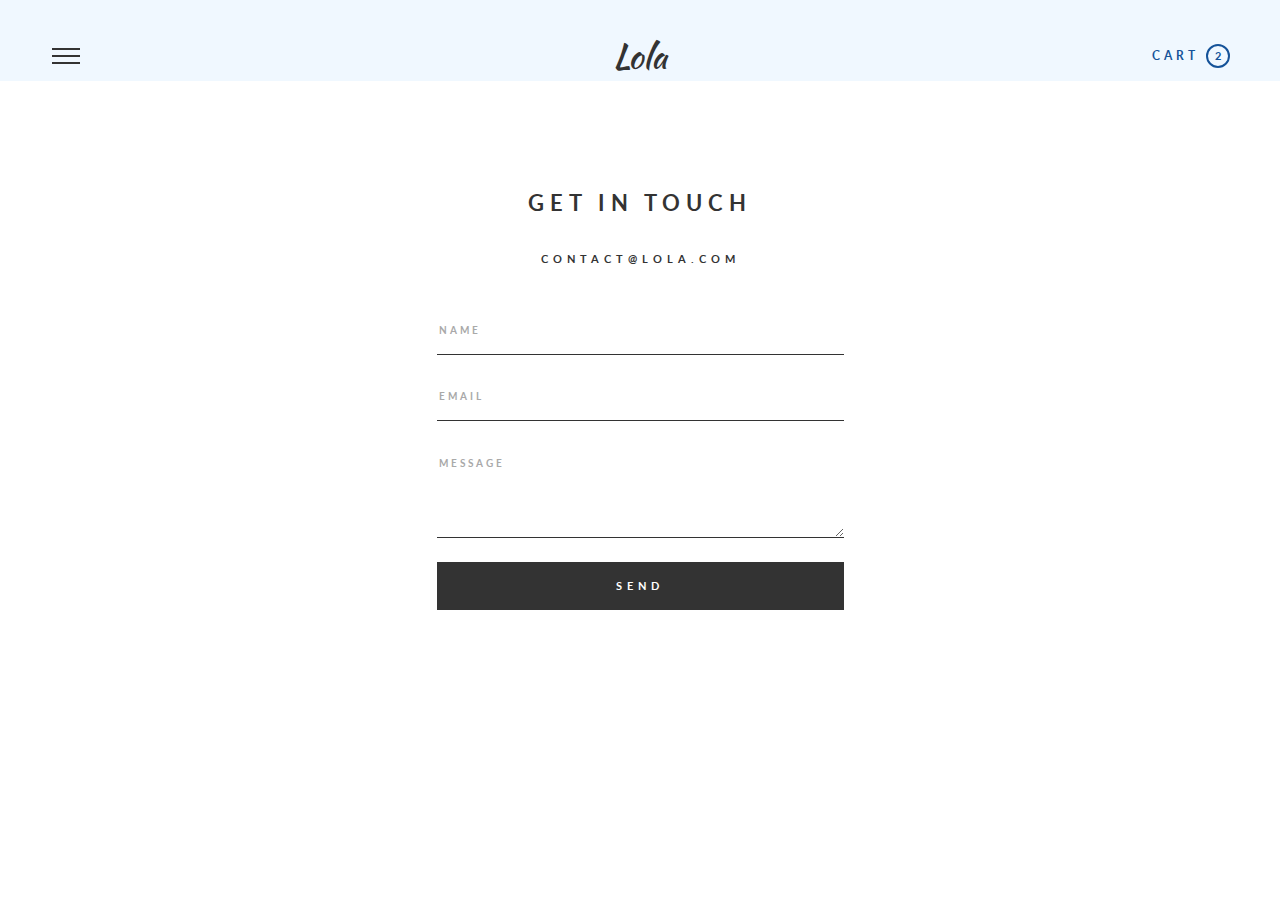
<file: contact.html>
<!DOCTYPE html>
<!--[if lt IE 8]>
<html lang="en" class="ie7">
<![endif]-->
<!--[if IE 8]>
<html lang="en" class="ie8">
<![endif]-->
<!--[if IE 9]>
<html lang="en" class="ie9">
<![endif]-->
<!--[if (gt IE 9)|!(IE)]><!-->
<html lang="en">
  <!--<![endif]-->

  <!-- Mirrored from cubecreationthemes.com/html/lola/contact.html by HTTrack Website Copier/3.x [XR&CO'2014], Fri, 21 Apr 2023 07:45:11 GMT -->
  <head>
    <title>Lola | HTML Themes</title>
    <meta charset="UTF-8" />
    <meta name="author" content="" />
    <meta name="keywords" content="" />
    <meta name="viewport" content="width=device-width, initial-scale=1" />
    <link rel="shortcut icon" href="favicon.ico" type="image/x-icon" />
    <link rel="icon" href="favicon.ico" type="image/x-icon" />

    <!-- Style CSS -->
    <link href="css/bootstrap.css" media="screen" rel="stylesheet" />
    <link href="css/font-awesome.css" media="screen" rel="stylesheet" />
    <link href="style.css" media="screen" rel="stylesheet" />
  </head>
  <body>
    <!-- Spinner -->
    <div class="spinner-container">
      <div class="spinner-dot"></div>
      <div class="spinner-dot"></div>
      <div class="spinner-dot"></div>
    </div>
    <!-- /Spinner -->
    <!-- Theme Menu -->
    <div class="theme-menu">
      <a href="#" class="menu-header-close-button-mobile"></a>
      <div class="menu-header">
        <h3 class="menu-title">MENU</h3>
        <nav class="menu">
          <ul>
            <li>
              <a href="index.html">HOME</a>
            </li>
            <li class="menu-item-has-children">
              <a href="#" class="menu-icon"></a>
              <a href="shop.html">SHOP</a>
              <ul class="sub-menu">
                <li><a href="shop-2.html">Clothes </a></li>
              </ul>
            </li>
            <li><a href="about.html">ABOUT</a></li>
            <li><a href="contact.html">CONTACT</a></li>
          </ul>
        </nav>
        <div class="menu-log-in"><a href="login.html">LOG IN</a></div>
      </div>
      <div class="menu-footer">
        <ul class="menu-social">
          <li class="social-icon">
            <a href="https://www.facebook.com/" target="_blank"
              ><i class="fa fa-facebook"></i
            ></a>
          </li>
          <li class="social-icon">
            <a href="https://twitter.com/" target="_blank"
              ><i class="fa fa-twitter"></i
            ></a>
          </li>
          <li class="social-icon">
            <a href="https://www.pinterest.com/" target="_blank"
              ><i class="fa fa-pinterest"></i
            ></a>
          </li>

          <li class="social-icon">
            <a href="https://www.instagram.com/" target="_blank"
              ><i class="fa fa-instagram"></i
            ></a>
          </li>
        </ul>
      </div>
    </div>
    <!-- End Theme Menu -->
    <div id="page" class="site invisible">
      <!-- Header -->
      <header class="header" style="background-color: aliceblue">
        <div class="menu-link-wrap">
          <a href="#" class="menu-link">
            <span></span>
          </a>
        </div>
        <div class="logo-wrap">
          <a href="index-2.html" class="theme-logo">Lola</a>
        </div>
        <div class="header-cart">
          <a href="#" class="cart-link">
            <strong>CART</strong>
            <span>2</span></a
          >
        </div>
      </header>
      <!-- End Header -->
      <!--Contact Page-->
      <div class="site-main clearfix">
        <div class="container">
          <div class="row">
            <div class="col-sm-12">
              <div class="wrap-contact-forms other-page margin-top-140">
                <!--Title-->
                <h3 class="page-title">get in touch</h3>
                <div class="link-email">
                  <a href="mailto:vlad@htmlbook.ru">contact@lola.com</a>
                </div>
                <!--End Title-->
                <!--Form-->
                <form action="#" class="contact-forms">
                  <div class="field-text">
                    <input type="text" class="required" placeholder="name" />
                  </div>
                  <div class="field-text">
                    <input
                      type="text"
                      class="input required"
                      placeholder="email"
                    />
                  </div>
                  <div class="field-textarea">
                    <textarea class="required" placeholder="message"></textarea>
                  </div>
                  <div class="field-submit">
                    <input
                      type="submit"
                      class="submit btn btn-1"
                      value="send"
                    />
                  </div>
                </form>
                <!--End Form-->
              </div>
            </div>
          </div>
        </div>
      </div>
    </div>
    <!-- Shop Cart -->
    <div class="cart-wrapper">
      <a href="#" class="shop-cart-close"></a>
      <div class="cart-header">
        <h3 class="shop-cart-title">SHOPPING CART</h3>
        <ul class="shop_table shop_table_cart">
          <li class="cart_item clearfix">
            <div class="product-thumbnail">
              <a href="shop-details.html"
                ><img
                  src="images/Shop/cart-product-thumb-1.jpg"
                  alt="Product 1"
              /></a>
            </div>
            <div class="product-info">
              <div class="product-name">
                <a href="shop-details.html">the skinny</a>
              </div>
              <div class="product-size-color">
                <span>Small/Blue</span>
              </div>
              <div class="product-quantity spinner" data-trigger="spinner">
                <input type="text" class="qty" value="1" data-rule="quantity" />
                <div class="spinner-controls">
                  <a href="javascript:;" data-spin="up" class="spin-up">+</a>
                  <a href="javascript:;" data-spin="down" class="spin-down"
                    >-</a
                  >
                </div>
              </div>
              <div class="product-subtotal">
                <span>$175.00</span>
              </div>
            </div>
          </li>
          <li class="cart_item clearfix">
            <div class="product-thumbnail">
              <a href="shop-details.html"
                ><img
                  src="images/Shop/cart-product-thumb-2.jpg"
                  alt="Product 2"
              /></a>
            </div>
            <div class="product-info">
              <div class="product-name">
                <a href="shop-details.html">the slouchy</a>
              </div>
              <div class="product-size-color">
                <span>Small/Blue</span>
              </div>
              <div class="product-quantity spinner" data-trigger="spinner">
                <input type="text" class="qty" value="1" data-rule="quantity" />
                <div class="spinner-controls">
                  <a href="javascript:;" data-spin="up" class="spin-up">+</a>
                  <a href="javascript:;" data-spin="down" class="spin-down"
                    >-</a
                  >
                </div>
              </div>
              <div class="product-subtotal">
                <span>$150.00</span>
              </div>
            </div>
          </li>
        </ul>
      </div>
      <div class="cart-footer">
        <div class="cart-wrap-total-checkout clearfix">
          <div class="cart_total clearfix">
            <span class="cart-total-text">Subtotal</span>
            <span class="cart-total">$325.00</span>
          </div>
          <div class="proceed-to-checkout">
            <a href="checkout.html" class="checkout-button"
              ><span>Check Out</span></a
            >
          </div>
        </div>
      </div>
    </div>
    <!-- End Shop Cart -->

    <!-- main JS libs  -->
    <script src="js/lib/jquery-1.12.2.min.js"></script>
    <script src="js/lib/bootstrap.min.js"></script>
    <!-- Modernizr Library -->
    <script src="js/lib/modernizr.min.js"></script>

    <!--[if lt IE 9]>
      <script src="js/lib/html5shiv.js"></script>
      <script src="js/lib/respond.min.js"></script>
    <![endif]-->

    <!-- Input Numer 'Spinner' -->
    <script src="js/jquery.spinner.js"></script>

    <!--General JS-->
    <script src="js/general.js"></script>
  </body>

  <!-- Mirrored from cubecreationthemes.com/html/lola/contact.html by HTTrack Website Copier/3.x [XR&CO'2014], Fri, 21 Apr 2023 07:45:11 GMT -->
</html>
</file>
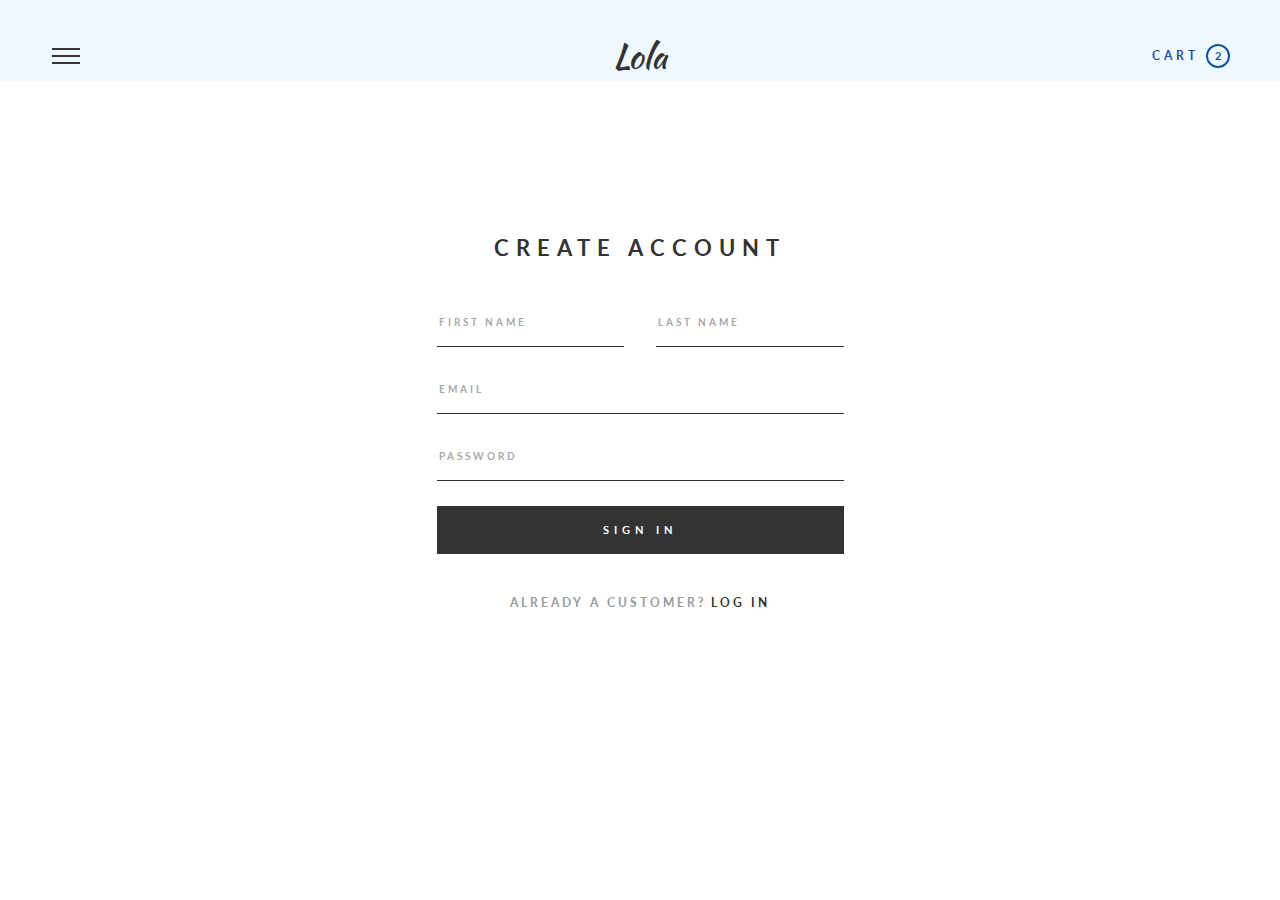
<file: create-account.html>
<!DOCTYPE html>
<!--[if lt IE 8]>
<html lang="en" class="ie7">
<![endif]-->
<!--[if IE 8]>
<html lang="en" class="ie8">
<![endif]-->
<!--[if IE 9]>
<html lang="en" class="ie9">
<![endif]-->
<!--[if (gt IE 9)|!(IE)]><!-->
<html lang="en">
  <!--<![endif]-->

  <!-- Mirrored from cubecreationthemes.com/html/lola/create-account.html by HTTrack Website Copier/3.x [XR&CO'2014], Fri, 21 Apr 2023 07:47:15 GMT -->
  <head>
    <title>Lola | HTML Themes</title>
    <meta charset="UTF-8" />
    <meta name="author" content="" />
    <meta name="keywords" content="" />
    <meta name="viewport" content="width=device-width, initial-scale=1" />
    <link rel="shortcut icon" href="favicon.ico" type="image/x-icon" />
    <link rel="icon" href="favicon.ico" type="image/x-icon" />

    <!-- Style CSS -->
    <link href="css/bootstrap.css" media="screen" rel="stylesheet" />
    <link href="css/font-awesome.css" media="screen" rel="stylesheet" />
    <link href="style.css" media="screen" rel="stylesheet" />
  </head>
  <body>
    <!-- Spinner -->
    <div class="spinner-container">
      <div class="spinner-dot"></div>
      <div class="spinner-dot"></div>
      <div class="spinner-dot"></div>
    </div>
    <!-- /Spinner -->
    <!-- Theme Menu -->
    <div class="theme-menu">
      <a href="#" class="menu-header-close-button-mobile"></a>
      <div class="menu-header">
        <h3 class="menu-title">MENU</h3>
        <nav class="menu">
          <ul>
            <li>
              <a href="index.html">HOME</a>
            </li>
            <li class="menu-item-has-children">
              <a href="#" class="menu-icon"></a>
              <a href="shop.html">SHOP</a>
              <ul class="sub-menu">
                <li><a href="shop-2.html">Clothes </a></li>
              </ul>
            </li>
            <li><a href="about.html">ABOUT</a></li>
            <li><a href="contact.html">CONTACT</a></li>
          </ul>
        </nav>
        <div class="menu-log-in"><a href="login.html">LOG IN</a></div>
      </div>
      <div class="menu-footer">
        <ul class="menu-social">
          <li class="social-icon">
            <a href="https://www.facebook.com/" target="_blank"
              ><i class="fa fa-facebook"></i
            ></a>
          </li>
          <li class="social-icon">
            <a href="https://twitter.com/" target="_blank"
              ><i class="fa fa-twitter"></i
            ></a>
          </li>
          <li class="social-icon">
            <a href="https://www.pinterest.com/" target="_blank"
              ><i class="fa fa-pinterest"></i
            ></a>
          </li>

          <li class="social-icon">
            <a href="https://www.instagram.com/" target="_blank"
              ><i class="fa fa-instagram"></i
            ></a>
          </li>
        </ul>
      </div>
    </div>
    <!-- End Theme Menu -->
    <div id="page" class="site invisible">
      <!-- Header -->
      <header class="header" style="background-color: aliceblue">
        <div class="menu-link-wrap">
          <a href="#" class="menu-link">
            <span></span>
          </a>
        </div>
        <div class="logo-wrap">
          <a href="index-2.html" class="theme-logo">Lola</a>
        </div>
        <div class="header-cart">
          <a href="#" class="cart-link">
            <strong>CART</strong>
            <span>2</span></a
          >
        </div>
      </header>
      <!-- End Header -->
      <!--Create Account Page-->
      <div class="site-main clearfix">
        <div class="container">
          <div class="row">
            <div class="col-sm-12">
              <div class="wrap-account-forms other-page margin-top-140">
                <!--Title-->
                <h3 class="page-title">create account</h3>
                <!--End Title-->
                <!--Form-->
                <form action="#" class="account-forms">
                  <p class="form-row">
                    <input
                      type="text"
                      class="input-text required name"
                      placeholder="first name"
                    />
                    <input
                      type="text"
                      class="input-text required last-name"
                      placeholder="last name"
                    />
                  </p>
                  <p class="form-row">
                    <input
                      type="text"
                      class="input-text required"
                      placeholder="email"
                    />
                  </p>
                  <p class="form-row">
                    <input
                      type="password"
                      class="input-text required"
                      placeholder="password"
                    />
                  </p>
                  <p class="form-row">
                    <input type="submit" class="button" value="sign in" />
                  </p>
                  <p class="create-account">
                    <a href="#">already a customer?</a>
                    <a href="login.html" class="create-account-login">log in</a>
                  </p>
                </form>
                <!--End Form-->
              </div>
            </div>
          </div>
        </div>
      </div>
    </div>
    <!-- Shop Cart -->
    <div class="cart-wrapper">
      <a href="#" class="shop-cart-close"></a>
      <div class="cart-header">
        <h3 class="shop-cart-title">SHOPPING CART</h3>
        <ul class="shop_table shop_table_cart">
          <li class="cart_item clearfix">
            <div class="product-thumbnail">
              <a href="shop-details.html"
                ><img
                  src="images/Shop/cart-product-thumb-1.jpg"
                  alt="Product 1"
              /></a>
            </div>
            <div class="product-info">
              <div class="product-name">
                <a href="shop-details.html">the skinny</a>
              </div>
              <div class="product-size-color">
                <span>Small/Blue</span>
              </div>
              <div class="product-quantity spinner" data-trigger="spinner">
                <input type="text" class="qty" value="1" data-rule="quantity" />
                <div class="spinner-controls">
                  <a href="javascript:;" data-spin="up" class="spin-up">+</a>
                  <a href="javascript:;" data-spin="down" class="spin-down"
                    >-</a
                  >
                </div>
              </div>
              <div class="product-subtotal">
                <span>$175.00</span>
              </div>
            </div>
          </li>
          <li class="cart_item clearfix">
            <div class="product-thumbnail">
              <a href="shop-details.html"
                ><img
                  src="images/Shop/cart-product-thumb-2.jpg"
                  alt="Product 2"
              /></a>
            </div>
            <div class="product-info">
              <div class="product-name">
                <a href="shop-details.html">the slouchy</a>
              </div>
              <div class="product-size-color">
                <span>Small/Blue</span>
              </div>
              <div class="product-quantity spinner" data-trigger="spinner">
                <input type="text" class="qty" value="1" data-rule="quantity" />
                <div class="spinner-controls">
                  <a href="javascript:;" data-spin="up" class="spin-up">+</a>
                  <a href="javascript:;" data-spin="down" class="spin-down"
                    >-</a
                  >
                </div>
              </div>
              <div class="product-subtotal">
                <span>$150.00</span>
              </div>
            </div>
          </li>
        </ul>
      </div>
      <div class="cart-footer">
        <div class="cart-wrap-total-checkout clearfix">
          <div class="cart_total clearfix">
            <span class="cart-total-text">Subtotal</span>
            <span class="cart-total">$325.00</span>
          </div>
          <div class="proceed-to-checkout">
            <a href="checkout.html" class="checkout-button"
              ><span>Check Out</span></a
            >
          </div>
        </div>
      </div>
    </div>
    <!-- End Shop Cart -->

    <!-- main JS libs  -->
    <script src="js/lib/jquery-1.12.2.min.js"></script>
    <script src="js/lib/bootstrap.min.js"></script>
    <!-- Modernizr Library -->
    <script src="js/lib/modernizr.min.js"></script>

    <!--[if lt IE 9]>
      <script src="js/lib/html5shiv.js"></script>
      <script src="js/lib/respond.min.js"></script>
    <![endif]-->

    <!-- Input Numer 'Spinner' -->
    <script src="js/jquery.spinner.js"></script>

    <!--General JS-->
    <script src="js/general.js"></script>
  </body>

  <!-- Mirrored from cubecreationthemes.com/html/lola/create-account.html by HTTrack Website Copier/3.x [XR&CO'2014], Fri, 21 Apr 2023 07:47:15 GMT -->
</html>
</file>
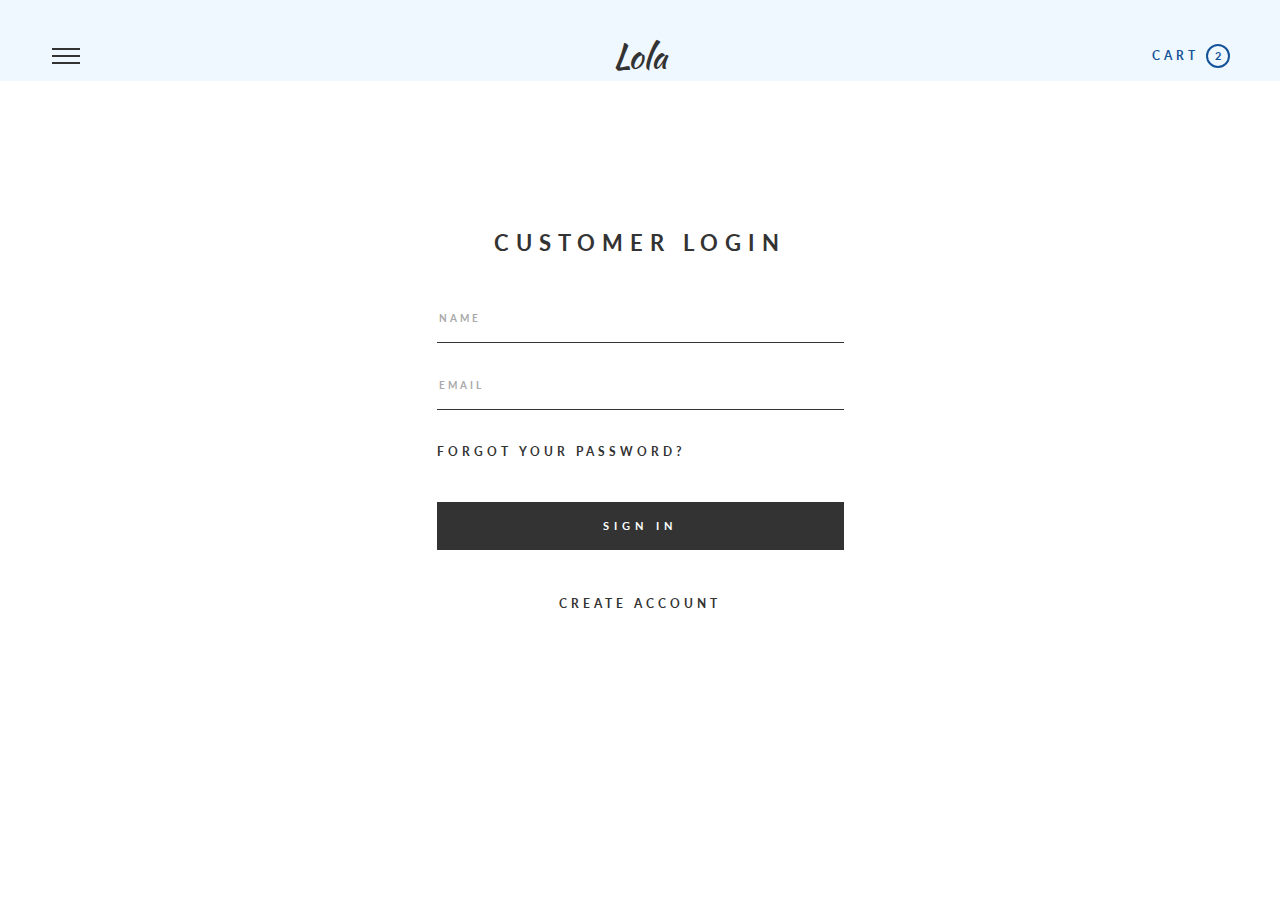
<file: login.html>
<!DOCTYPE html>
<!--[if lt IE 8]>
<html lang="en" class="ie7">
<![endif]-->
<!--[if IE 8]>
<html lang="en" class="ie8">
<![endif]-->
<!--[if IE 9]>
<html lang="en" class="ie9">
<![endif]-->
<!--[if (gt IE 9)|!(IE)]><!-->
<html lang="en">
  <!--<![endif]-->

  <!-- Mirrored from cubecreationthemes.com/html/lola/login.html by HTTrack Website Copier/3.x [XR&CO'2014], Fri, 21 Apr 2023 07:45:11 GMT -->
  <head>
    <title>Lola | HTML Themes</title>
    <meta charset="UTF-8" />
    <meta name="author" content="" />
    <meta name="keywords" content="" />
    <meta name="viewport" content="width=device-width, initial-scale=1" />
    <link rel="shortcut icon" href="favicon.ico" type="image/x-icon" />
    <link rel="icon" href="favicon.ico" type="image/x-icon" />

    <!-- Style CSS -->
    <link href="css/bootstrap.css" media="screen" rel="stylesheet" />
    <link href="css/font-awesome.css" media="screen" rel="stylesheet" />
    <link href="style.css" media="screen" rel="stylesheet" />
  </head>
  <body>
    <!-- Spinner -->
    <div class="spinner-container">
      <div class="spinner-dot"></div>
      <div class="spinner-dot"></div>
      <div class="spinner-dot"></div>
    </div>
    <!-- /Spinner -->
    <!-- Theme Menu -->
    <div class="theme-menu">
      <a href="#" class="menu-header-close-button-mobile"></a>
      <div class="menu-header">
        <h3 class="menu-title">MENU</h3>
        <nav class="menu">
          <ul>
            <li>
              <a href="index.html">HOME</a>
            </li>
            <li class="menu-item-has-children">
              <a href="#" class="menu-icon"></a>
              <a href="shop.html">SHOP</a>
              <ul class="sub-menu">
                <li><a href="shop-2.html">Clothes </a></li>
              </ul>
            </li>
            <li><a href="about.html">ABOUT</a></li>
            <li><a href="contact.html">CONTACT</a></li>
          </ul>
        </nav>
        <div class="menu-log-in active-item">
          <a href="login.html">LOG IN</a>
        </div>
      </div>
      <div class="menu-footer">
        <ul class="menu-social">
          <li class="social-icon">
            <a href="https://www.facebook.com/" target="_blank"
              ><i class="fa fa-facebook"></i
            ></a>
          </li>
          <li class="social-icon">
            <a href="https://twitter.com/" target="_blank"
              ><i class="fa fa-twitter"></i
            ></a>
          </li>
          <li class="social-icon">
            <a href="https://www.pinterest.com/" target="_blank"
              ><i class="fa fa-pinterest"></i
            ></a>
          </li>

          <li class="social-icon">
            <a href="https://www.instagram.com/" target="_blank"
              ><i class="fa fa-instagram"></i
            ></a>
          </li>
        </ul>
      </div>
    </div>
    <!-- End Theme Menu -->
    <div id="page" class="site invisible">
      <!-- Header -->
      <header class="header" style="background-color: aliceblue">
        <div class="menu-link-wrap">
          <a href="#" class="menu-link">
            <span></span>
          </a>
        </div>
        <div class="logo-wrap">
          <a href="index-2.html" class="theme-logo">Lola</a>
        </div>
        <div class="header-cart">
          <a href="#" class="cart-link">
            <strong>CART</strong>
            <span>2</span></a
          >
        </div>
      </header>
      <!-- End Header -->
      <!--Login Page-->
      <div class="site-main clearfix">
        <div class="container">
          <div class="row">
            <div class="col-sm-12">
              <div class="wrap-login-forms other-page margin-top-140">
                <!--Title-->
                <h3 class="page-title">customer login</h3>
                <!--End Title-->
                <!--Form-->
                <form action="#" class="login-forms">
                  <p class="form-row">
                    <input
                      type="text"
                      class="input-text required"
                      placeholder="name"
                    />
                  </p>
                  <p class="form-row">
                    <input
                      type="text"
                      class="input-text required"
                      placeholder="email"
                    />
                  </p>
                  <p class="lost_password">
                    <a href="reset-password.html">forgot your password?</a>
                  </p>
                  <p class="form-row">
                    <input type="submit" class="button" value="sign in" />
                  </p>
                  <p class="create-account">
                    <a href="create-account.html">create account</a>
                  </p>
                </form>
                <!--End Form-->
              </div>
            </div>
          </div>
        </div>
      </div>
    </div>
    <!-- Shop Cart -->
    <div class="cart-wrapper">
      <a href="#" class="shop-cart-close"></a>
      <div class="cart-header">
        <h3 class="shop-cart-title">SHOPPING CART</h3>
        <ul class="shop_table shop_table_cart">
          <li class="cart_item clearfix">
            <div class="product-thumbnail">
              <a href="shop-details.html"
                ><img
                  src="images/Shop/cart-product-thumb-1.jpg"
                  alt="Product 1"
              /></a>
            </div>
            <div class="product-info">
              <div class="product-name">
                <a href="shop-details.html">the skinny</a>
              </div>
              <div class="product-size-color">
                <span>Small/Blue</span>
              </div>
              <div class="product-quantity spinner" data-trigger="spinner">
                <input type="text" class="qty" value="1" data-rule="quantity" />
                <div class="spinner-controls">
                  <a href="javascript:;" data-spin="up" class="spin-up">+</a>
                  <a href="javascript:;" data-spin="down" class="spin-down"
                    >-</a
                  >
                </div>
              </div>
              <div class="product-subtotal">
                <span>$175.00</span>
              </div>
            </div>
          </li>
          <li class="cart_item clearfix">
            <div class="product-thumbnail">
              <a href="shop-details.html"
                ><img
                  src="images/Shop/cart-product-thumb-2.jpg"
                  alt="Product 2"
              /></a>
            </div>
            <div class="product-info">
              <div class="product-name">
                <a href="shop-details.html">the slouchy</a>
              </div>
              <div class="product-size-color">
                <span>Small/Blue</span>
              </div>
              <div class="product-quantity spinner" data-trigger="spinner">
                <input type="text" class="qty" value="1" data-rule="quantity" />
                <div class="spinner-controls">
                  <a href="javascript:;" data-spin="up" class="spin-up">+</a>
                  <a href="javascript:;" data-spin="down" class="spin-down"
                    >-</a
                  >
                </div>
              </div>
              <div class="product-subtotal">
                <span>$150.00</span>
              </div>
            </div>
          </li>
        </ul>
      </div>
      <div class="cart-footer">
        <div class="cart-wrap-total-checkout clearfix">
          <div class="cart_total clearfix">
            <span class="cart-total-text">Subtotal</span>
            <span class="cart-total">$325.00</span>
          </div>
          <div class="proceed-to-checkout">
            <a href="checkout.html" class="checkout-button"
              ><span>Check Out</span></a
            >
          </div>
        </div>
      </div>
    </div>
    <!-- End Shop Cart -->

    <!-- main JS libs  -->
    <script src="js/lib/jquery-1.12.2.min.js"></script>
    <script src="js/lib/bootstrap.min.js"></script>
    <!-- Modernizr Library -->
    <script src="js/lib/modernizr.min.js"></script>

    <!--[if lt IE 9]>
      <script src="js/lib/html5shiv.js"></script>
      <script src="js/lib/respond.min.js"></script>
    <![endif]-->

    <!-- Input Number 'Spinner' -->
    <script src="js/jquery.spinner.js"></script>

    <!--General JS-->
    <script src="js/general.js"></script>
  </body>

  <!-- Mirrored from cubecreationthemes.com/html/lola/login.html by HTTrack Website Copier/3.x [XR&CO'2014], Fri, 21 Apr 2023 07:45:12 GMT -->
</html>
</file>
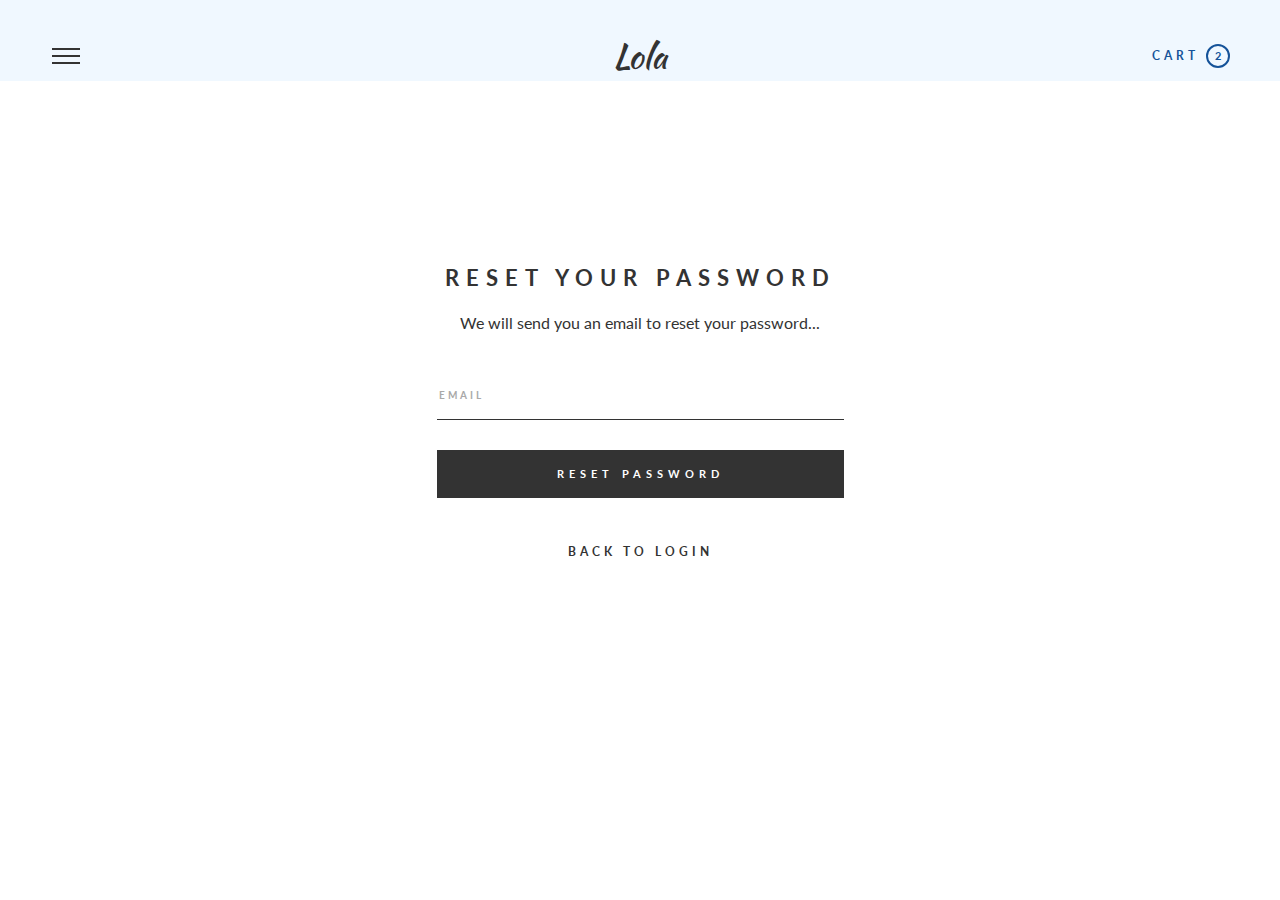
<file: reset-password.html>
<!DOCTYPE html>
<!--[if lt IE 8]>
<html lang="en" class="ie7">
<![endif]-->
<!--[if IE 8]>
<html lang="en" class="ie8">
<![endif]-->
<!--[if IE 9]>
<html lang="en" class="ie9">
<![endif]-->
<!--[if (gt IE 9)|!(IE)]><!-->
<html lang="en">
  <!--<![endif]-->

  <!-- Mirrored from cubecreationthemes.com/html/lola/reset-password.html by HTTrack Website Copier/3.x [XR&CO'2014], Fri, 21 Apr 2023 07:47:15 GMT -->
  <head>
    <title>Lola | HTML Themes</title>
    <meta charset="UTF-8" />
    <meta name="author" content="" />
    <meta name="keywords" content="" />
    <meta name="viewport" content="width=device-width, initial-scale=1" />
    <link rel="shortcut icon" href="favicon.ico" type="image/x-icon" />
    <link rel="icon" href="favicon.ico" type="image/x-icon" />

    <!-- Style CSS -->
    <link href="css/bootstrap.css" media="screen" rel="stylesheet" />
    <link href="css/font-awesome.css" media="screen" rel="stylesheet" />
    <link href="style.css" media="screen" rel="stylesheet" />
  </head>
  <body>
    <!-- Spinner -->
    <div class="spinner-container">
      <div class="spinner-dot"></div>
      <div class="spinner-dot"></div>
      <div class="spinner-dot"></div>
    </div>
    <!-- /Spinner -->
    <!-- Theme Menu -->
    <div class="theme-menu">
      <a href="#" class="menu-header-close-button-mobile"></a>
      <div class="menu-header">
        <h3 class="menu-title">MENU</h3>
        <nav class="menu">
          <ul>
            <li>
              <a href="index.html">HOME</a>
            </li>
            <li class="menu-item-has-children">
              <a href="#" class="menu-icon"></a>
              <a href="shop.html">SHOP</a>
              <ul class="sub-menu">
                <li><a href="shop-2.html">Clothes </a></li>
              </ul>
            </li>
            <li><a href="about.html">ABOUT</a></li>
            <li><a href="contact.html">CONTACT</a></li>
          </ul>
        </nav>
        <div class="menu-log-in"><a href="login.html">LOG IN</a></div>
      </div>
      <div class="menu-footer">
        <ul class="menu-social">
          <li class="social-icon">
            <a href="https://www.facebook.com/" target="_blank"
              ><i class="fa fa-facebook"></i
            ></a>
          </li>
          <li class="social-icon">
            <a href="https://twitter.com/" target="_blank"
              ><i class="fa fa-twitter"></i
            ></a>
          </li>
          <li class="social-icon">
            <a href="https://www.pinterest.com/" target="_blank"
              ><i class="fa fa-pinterest"></i
            ></a>
          </li>

          <li class="social-icon">
            <a href="https://www.instagram.com/" target="_blank"
              ><i class="fa fa-instagram"></i
            ></a>
          </li>
        </ul>
      </div>
    </div>
    <!-- End Theme Menu -->
    <div id="page" class="site invisible">
      <!-- Header -->
      <header class="header" style="background-color: aliceblue">
        <div class="menu-link-wrap">
          <a href="#" class="menu-link">
            <span></span>
          </a>
        </div>
        <div class="logo-wrap">
          <a href="index-2.html" class="theme-logo">Lola</a>
        </div>
        <div class="header-cart">
          <a href="#" class="cart-link">
            <strong>CART</strong>
            <span>2</span></a
          >
        </div>
      </header>
      <!-- End Header -->
      <!--Passwprd Page-->
      <div class="site-main clearfix">
        <div class="container">
          <div class="row">
            <div class="col-sm-12">
              <div class="wrap-paassword-forms other-page margin-top-150">
                <!--Title-->
                <h3 class="page-title">reset your password</h3>
                <h4>We will send you an email to reset your password...</h4>
                <!--End Title-->
                <!--Form-->
                <form action="#" class="password-forms">
                  <p class="form-row">
                    <input
                      type="email"
                      class="input-text required"
                      placeholder="email"
                    />
                  </p>
                  <p class="form-row">
                    <input
                      type="submit"
                      class="button"
                      value="reset password"
                    />
                  </p>
                  <p class="create-account">
                    <a href="login.html">back to login</a>
                  </p>
                </form>
                <!--End Form-->
              </div>
            </div>
          </div>
        </div>
      </div>
    </div>
    <!-- Shop Cart -->
    <div class="cart-wrapper">
      <a href="#" class="shop-cart-close"></a>
      <div class="cart-header">
        <h3 class="shop-cart-title">SHOPPING CART</h3>
        <ul class="shop_table shop_table_cart">
          <li class="cart_item clearfix">
            <div class="product-thumbnail">
              <a href="shop-details.html"
                ><img
                  src="images/Shop/cart-product-thumb-1.jpg"
                  alt="Product 1"
              /></a>
            </div>
            <div class="product-info">
              <div class="product-name">
                <a href="shop-details.html">the skinny</a>
              </div>
              <div class="product-size-color">
                <span>Small/Blue</span>
              </div>
              <div class="product-quantity spinner" data-trigger="spinner">
                <input type="text" class="qty" value="1" data-rule="quantity" />
                <div class="spinner-controls">
                  <a href="javascript:;" data-spin="up" class="spin-up">+</a>
                  <a href="javascript:;" data-spin="down" class="spin-down"
                    >-</a
                  >
                </div>
              </div>
              <div class="product-subtotal">
                <span>$175.00</span>
              </div>
            </div>
          </li>
          <li class="cart_item clearfix">
            <div class="product-thumbnail">
              <a href="shop-details.html"
                ><img
                  src="images/Shop/cart-product-thumb-2.jpg"
                  alt="Product 2"
              /></a>
            </div>
            <div class="product-info">
              <div class="product-name">
                <a href="shop-details.html">the slouchy</a>
              </div>
              <div class="product-size-color">
                <span>Small/Blue</span>
              </div>
              <div class="product-quantity spinner" data-trigger="spinner">
                <input type="text" class="qty" value="1" data-rule="quantity" />
                <div class="spinner-controls">
                  <a href="javascript:;" data-spin="up" class="spin-up">+</a>
                  <a href="javascript:;" data-spin="down" class="spin-down"
                    >-</a
                  >
                </div>
              </div>
              <div class="product-subtotal">
                <span>$150.00</span>
              </div>
            </div>
          </li>
        </ul>
      </div>
      <div class="cart-footer">
        <div class="cart-wrap-total-checkout clearfix">
          <div class="cart_total clearfix">
            <span class="cart-total-text">Subtotal</span>
            <span class="cart-total">$325.00</span>
          </div>
          <div class="proceed-to-checkout">
            <a href="checkout.html" class="checkout-button"
              ><span>Check Out</span></a
            >
          </div>
        </div>
      </div>
    </div>
    <!-- End Shop Cart -->

    <!-- main JS libs  -->
    <script src="js/lib/jquery-1.12.2.min.js"></script>
    <script src="js/lib/bootstrap.min.js"></script>
    <!-- Modernizr Library -->
    <script src="js/lib/modernizr.min.js"></script>

    <!--[if lt IE 9]>
      <script src="js/lib/html5shiv.js"></script>
      <script src="js/lib/respond.min.js"></script>
    <![endif]-->

    <!-- Input Numer 'Spinner' -->
    <script src="js/jquery.spinner.js"></script>

    <!--General JS-->
    <script src="js/general.js"></script>
  </body>

  <!-- Mirrored from cubecreationthemes.com/html/lola/reset-password.html by HTTrack Website Copier/3.x [XR&CO'2014], Fri, 21 Apr 2023 07:47:15 GMT -->
</html>
</file>
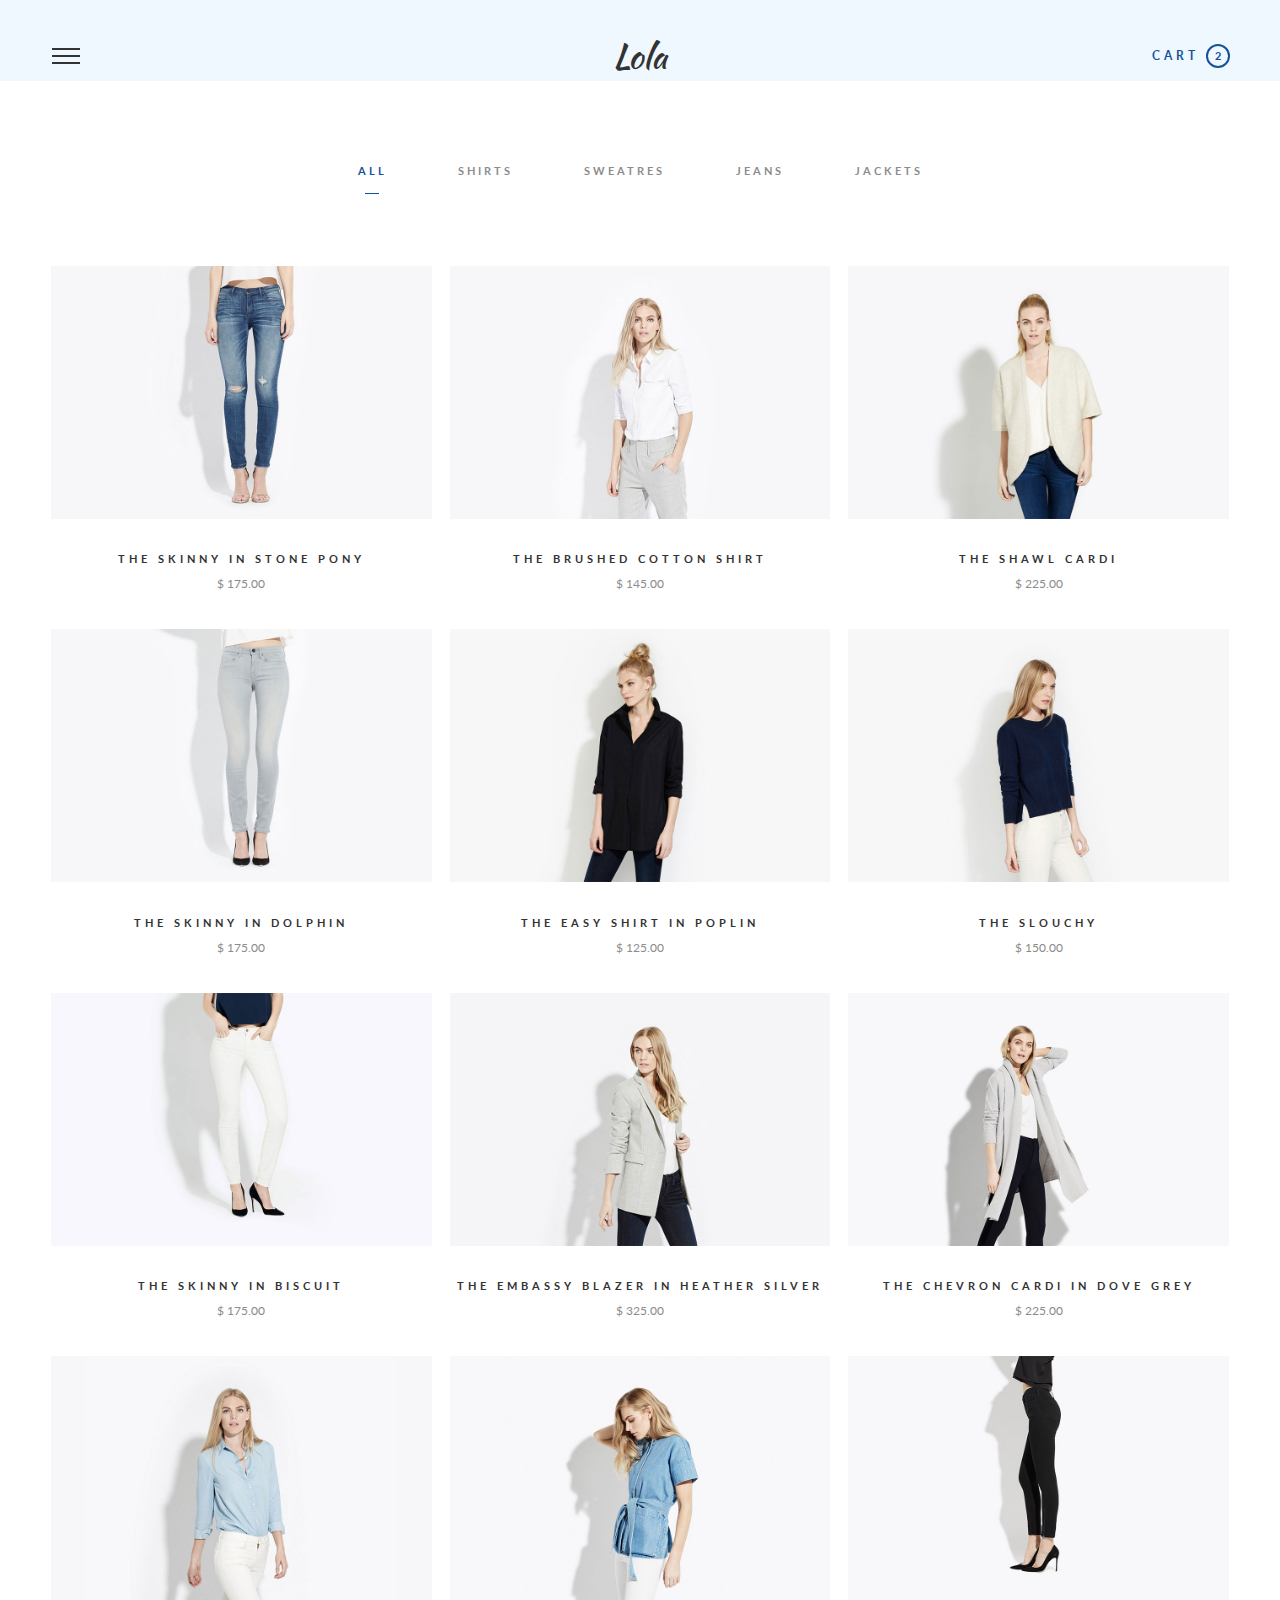
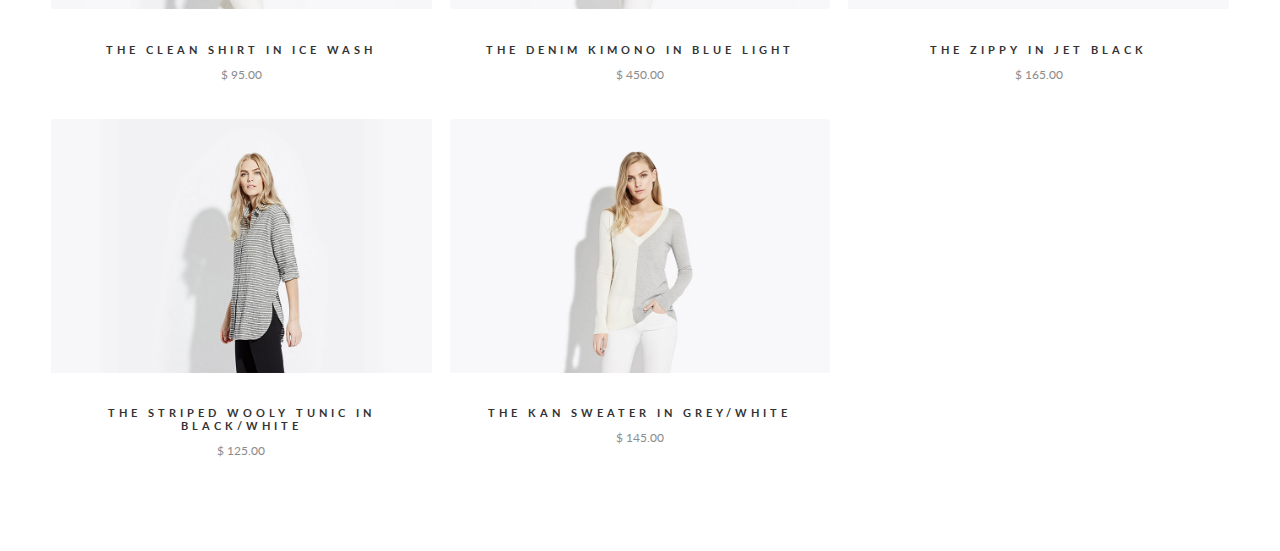
<file: shop-2.html>
<!DOCTYPE html>
<!--[if lt IE 8]>
<html lang="en" class="ie7">
<![endif]-->
<!--[if IE 8]>
<html lang="en" class="ie8">
<![endif]-->
<!--[if IE 9]>
<html lang="en" class="ie9">
<![endif]-->
<!--[if (gt IE 9)|!(IE)]><!-->
<html lang="en">
  <!--<![endif]-->

  <!-- Mirrored from cubecreationthemes.com/html/lola/shop-2.html by HTTrack Website Copier/3.x [XR&CO'2014], Fri, 21 Apr 2023 07:44:20 GMT -->
  <head>
    <title>Lola | HTML Themes</title>
    <meta charset="UTF-8" />
    <meta name="author" content="" />
    <meta name="keywords" content="" />
    <meta name="viewport" content="width=device-width, initial-scale=1" />
    <link rel="shortcut icon" href="favicon.ico" type="image/x-icon" />
    <link rel="icon" href="favicon.ico" type="image/x-icon" />

    <!-- Style CSS -->
    <link href="css/bootstrap.css" media="screen" rel="stylesheet" />
    <link href="css/font-awesome.css" media="screen" rel="stylesheet" />
    <link href="style.css" media="screen" rel="stylesheet" />
  </head>
  <body class="shop-page shop-page-product-list">
    <!-- Spinner -->
    <div class="spinner-container">
      <div class="spinner-dot"></div>
      <div class="spinner-dot"></div>
      <div class="spinner-dot"></div>
    </div>
    <!-- /Spinner -->
    <!-- Theme Menu -->
    <div class="theme-menu">
      <a href="#" class="menu-header-close-button-mobile"></a>
      <div class="menu-header">
        <h3 class="menu-title">MENU</h3>
        <nav class="menu">
          <ul>
            <li>
              <a href="index.html">HOME</a>
            </li>
            <li class="menu-item-has-children">
              <a href="#" class="menu-icon"></a>
              <a href="shop.html">SHOP</a>
              <ul class="sub-menu">
                <li><a href="shop-2.html">Clothes </a></li>
              </ul>
            </li>
            <li><a href="about.html">ABOUT</a></li>
            <li><a href="contact.html">CONTACT</a></li>
          </ul>
        </nav>
        <div class="menu-log-in"><a href="login.html">LOG IN</a></div>
      </div>
      <div class="menu-footer">
        <ul class="menu-social">
          <li class="social-icon">
            <a href="https://www.facebook.com/" target="_blank"
              ><i class="fa fa-facebook"></i
            ></a>
          </li>
          <li class="social-icon">
            <a href="https://twitter.com/" target="_blank"
              ><i class="fa fa-twitter"></i
            ></a>
          </li>
          <li class="social-icon">
            <a href="https://www.pinterest.com/" target="_blank"
              ><i class="fa fa-pinterest"></i
            ></a>
          </li>

          <li class="social-icon">
            <a href="https://www.instagram.com/" target="_blank"
              ><i class="fa fa-instagram"></i
            ></a>
          </li>
        </ul>
      </div>
    </div>
    <!-- End Theme Menu -->
    <div id="page" class="site invisible">
      <!-- Header -->
      <header class="header" style="background-color: aliceblue">
        <div class="menu-link-wrap">
          <a href="#" class="menu-link">
            <span></span>
          </a>
        </div>
        <div class="logo-wrap">
          <a href="index-2.html" class="theme-logo">Lola</a>
        </div>
        <div class="header-cart">
          <a href="#" class="cart-link">
            <strong>CART</strong>
            <span>2</span></a
          >
        </div>
      </header>
      <!-- End Header -->
      <!--Shop Page-->
      <div class="site-main clearfix">
        <div
          class="shop-product-list shop-product-list-3-columns clearfix col-sm-12"
        >
          <div class="row">
            <div class="col-sm-12">
              <div class="categories-list">
                <ul class="categories-list-nav">
                  <li class="active-category">
                    <a href="#" data-category="all">all</a>
                  </li>
                  <li>
                    <a href="#" data-category="shirts">shirts</a>
                  </li>
                  <li>
                    <a href="#" data-category="sweatres">sweatres</a>
                  </li>
                  <li>
                    <a href="#" data-category="jeans">jeans</a>
                  </li>
                  <li>
                    <a href="#" data-category="jackets">jackets</a>
                  </li>
                </ul>
              </div>
            </div>
          </div>
          <div class="row">
            <ul class="products clearfix">
              <!--Product 1-->
              <li class="col-sm-4 product" data-category="all,jeans">
                <a href="shop-details.html" class="loop-product-link">
                  <img src="images/Shop/shop-img-1.jpg" alt="image" />
                  <img
                    class="image-hover"
                    src="images/Shop/shop-img-hover-1.jpg"
                    alt="image"
                  />
                  <h3>The Skinny in Stone Pony</h3>
                  <span class="price">
                    <span class="amount">
                      <span class="simbol">$</span>
                      175.00
                    </span>
                  </span>
                </a>
              </li>
              <!--Product 2-->
              <li class="col-sm-4 product" data-category="all,shirts">
                <a href="shop-details.html" class="loop-product-link">
                  <img src="images/Shop/shop-img-2.jpg" alt="image" />
                  <img
                    class="image-hover"
                    src="images/Shop/shop-img-hover-2.jpg"
                    alt="image"
                  />
                  <h3>The Brushed Cotton Shirt</h3>
                  <span class="price">
                    <span class="amount">
                      <span class="simbol">$</span>
                      145.00
                    </span>
                  </span>
                </a>
              </li>
              <!--Product 3-->
              <li class="col-sm-4 product" data-category="all,jackets">
                <a href="shop-details.html" class="loop-product-link">
                  <img src="images/Shop/shop-img-3.jpg" alt="image" />
                  <img
                    class="image-hover"
                    src="images/Shop/shop-img-hover-3.jpg"
                    alt="image"
                  />
                  <h3>The Shawl Cardi</h3>
                  <span class="price">
                    <span class="amount">
                      <span class="simbol">$</span>
                      225.00
                    </span>
                  </span>
                </a>
              </li>
              <!--Product 4-->
              <li class="col-sm-4 product" data-category="all,jeans">
                <a href="shop-details.html" class="loop-product-link">
                  <img src="images/Shop/shop-img-4.jpg" alt="image" />
                  <img
                    class="image-hover"
                    src="images/Shop/shop-img-hover-4.jpg"
                    alt="image"
                  />
                  <h3>The Skinny in Dolphin</h3>
                  <span class="price">
                    <span class="amount">
                      <span class="simbol">$</span>
                      175.00
                    </span>
                  </span>
                </a>
              </li>
              <!--Product 5-->
              <li class="col-sm-4 product" data-category="all,shirts">
                <a href="shop-details.html" class="loop-product-link">
                  <img src="images/Shop/shop-img-5.jpg" alt="image" />
                  <img
                    class="image-hover"
                    src="images/Shop/shop-img-hover-5.jpg"
                    alt="image"
                  />
                  <h3>The Easy Shirt in Poplin</h3>
                  <span class="price">
                    <span class="amount">
                      <span class="simbol">$</span>
                      125.00
                    </span>
                  </span>
                </a>
              </li>
              <!--Product 6-->
              <li class="col-sm-4 product" data-category="all,sweatres">
                <a href="shop-details.html" class="loop-product-link">
                  <img src="images/Shop/shop-img-6.jpg" alt="image" />
                  <img
                    class="image-hover"
                    src="images/Shop/shop-img-hover-6.jpg"
                    alt="image"
                  />
                  <h3>The Slouchy</h3>
                  <span class="price">
                    <span class="amount">
                      <span class="simbol">$</span>
                      150.00
                    </span>
                  </span>
                </a>
              </li>
              <!--Product 7-->
              <li class="col-sm-4 product" data-category="all,jeans">
                <a href="shop-details.html" class="loop-product-link">
                  <img src="images/Shop/shop-img-7.jpg" alt="image" />
                  <img
                    class="image-hover"
                    src="images/Shop/shop-img-hover-7.jpg"
                    alt="image"
                  />
                  <h3>The Skinny in Biscuit</h3>
                  <span class="price">
                    <span class="amount">
                      <span class="simbol">$</span>
                      175.00
                    </span>
                  </span>
                </a>
              </li>
              <!--Product 8-->
              <li class="col-sm-4 product" data-category="all,jackets">
                <a href="shop-details.html" class="loop-product-link">
                  <img src="images/Shop/shop-img-8.jpg" alt="image" />
                  <img
                    class="image-hover"
                    src="images/Shop/shop-img-hover-8.jpg"
                    alt="image"
                  />
                  <h3>The Embassy Blazer in Heather Silver</h3>
                  <span class="price">
                    <span class="amount">
                      <span class="simbol">$</span>
                      325.00
                    </span>
                  </span>
                </a>
              </li>
              <!--Product 9-->
              <li class="col-sm-4 product" data-category="all,sweatres">
                <a href="shop-details.html" class="loop-product-link">
                  <img src="images/Shop/shop-img-9.jpg" alt="image" />
                  <img
                    class="image-hover"
                    src="images/Shop/shop-img-hover-9.jpg"
                    alt="image"
                  />
                  <h3>The Chevron Cardi in Dove Grey</h3>
                  <span class="price">
                    <span class="amount">
                      <span class="simbol">$</span>
                      225.00
                    </span>
                  </span>
                </a>
              </li>
              <!--Product 10-->
              <li class="col-sm-4 product" data-category="all,shirts">
                <a href="shop-details.html" class="loop-product-link">
                  <img src="images/Shop/shop-img-10.jpg" alt="image" />
                  <img
                    class="image-hover"
                    src="images/Shop/shop-img-hover-10.jpg"
                    alt="image"
                  />
                  <h3>The Clean Shirt in Ice Wash</h3>
                  <span class="price">
                    <span class="amount">
                      <span class="simbol">$</span>
                      95.00
                    </span>
                  </span>
                </a>
              </li>
              <!--Product 11-->
              <li class="col-sm-4 product" data-category="all,jackets">
                <a href="shop-details.html" class="loop-product-link">
                  <img src="images/Shop/shop-img-11.jpg" alt="image" />
                  <img
                    class="image-hover"
                    src="images/Shop/shop-img-hover-11.jpg"
                    alt="image"
                  />
                  <h3>The Denim Kimono in Blue Light</h3>
                  <span class="price">
                    <span class="amount">
                      <span class="simbol">$</span>
                      450.00
                    </span>
                  </span>
                </a>
              </li>
              <!--Product 12-->
              <li class="col-sm-4 product" data-category="all,jeans">
                <a href="shop-details.html" class="loop-product-link">
                  <img src="images/Shop/shop-img-12.jpg" alt="image" />
                  <img
                    class="image-hover"
                    src="images/Shop/shop-img-hover-12.jpg"
                    alt="image"
                  />
                  <h3>The Zippy in Jet Black</h3>
                  <span class="price">
                    <span class="amount">
                      <span class="simbol">$</span>
                      165.00
                    </span>
                  </span>
                </a>
              </li>
              <!--Product 13-->
              <li class="col-sm-4 product" data-category="all,shirts">
                <a href="shop-details.html" class="loop-product-link">
                  <img src="images/Shop/shop-img-13.jpg" alt="image" />
                  <img
                    class="image-hover"
                    src="images/Shop/shop-img-hover-13.jpg"
                    alt="image"
                  />
                  <h3>The Striped Wooly Tunic in Black/White</h3>
                  <span class="price">
                    <span class="amount">
                      <span class="simbol">$</span>
                      125.00
                    </span>
                  </span>
                </a>
              </li>
              <!--Product 14-->
              <li class="col-sm-4 product" data-category="all,sweatres">
                <a href="shop-details.html" class="loop-product-link">
                  <img src="images/Shop/shop-img-14.jpg" alt="image" />
                  <img
                    class="image-hover"
                    src="images/Shop/shop-img-hover-14.jpg"
                    alt="image"
                  />
                  <h3>The Kan Sweater in Grey/White</h3>
                  <span class="price">
                    <span class="amount">
                      <span class="simbol">$</span>
                      145.00
                    </span>
                  </span>
                </a>
              </li>
            </ul>
          </div>
        </div>
      </div>
    </div>
    <!-- Shop Cart -->
    <div class="cart-wrapper">
      <a href="#" class="shop-cart-close"></a>
      <div class="cart-header">
        <h3 class="shop-cart-title">SHOPPING CART</h3>
        <ul class="shop_table shop_table_cart">
          <li class="cart_item clearfix">
            <div class="product-thumbnail">
              <a href="shop-details.html"
                ><img
                  src="images/Shop/cart-product-thumb-1.jpg"
                  alt="Product 1"
              /></a>
            </div>
            <div class="product-info">
              <div class="product-name">
                <a href="shop-details.html">the skinny</a>
              </div>
              <div class="product-size-color">
                <span>Small/Blue</span>
              </div>
              <div class="product-quantity spinner" data-trigger="spinner">
                <input type="text" class="qty" value="1" data-rule="quantity" />
                <div class="spinner-controls">
                  <a href="javascript:;" data-spin="up" class="spin-up">+</a>
                  <a href="javascript:;" data-spin="down" class="spin-down"
                    >-</a
                  >
                </div>
              </div>
              <div class="product-subtotal">
                <span>$175.00</span>
              </div>
            </div>
          </li>
          <li class="cart_item clearfix">
            <div class="product-thumbnail">
              <a href="shop-details.html"
                ><img
                  src="images/Shop/cart-product-thumb-2.jpg"
                  alt="Product 2"
              /></a>
            </div>
            <div class="product-info">
              <div class="product-name">
                <a href="shop-details.html">the slouchy</a>
              </div>
              <div class="product-size-color">
                <span>Small/Blue</span>
              </div>
              <div class="product-quantity spinner" data-trigger="spinner">
                <input type="text" class="qty" value="1" data-rule="quantity" />
                <div class="spinner-controls">
                  <a href="javascript:;" data-spin="up" class="spin-up">+</a>
                  <a href="javascript:;" data-spin="down" class="spin-down"
                    >-</a
                  >
                </div>
              </div>
              <div class="product-subtotal">
                <span>$150.00</span>
              </div>
            </div>
          </li>
        </ul>
      </div>
      <div class="cart-footer">
        <div class="cart-wrap-total-checkout clearfix">
          <div class="cart_total clearfix">
            <span class="cart-total-text">Subtotal</span>
            <span class="cart-total">$325.00</span>
          </div>
          <div class="proceed-to-checkout">
            <a href="checkout.html" class="checkout-button"
              ><span>Check Out</span></a
            >
          </div>
        </div>
      </div>
    </div>
    <!-- End Shop Cart -->

    <!-- main JS libs  -->
    <script src="js/lib/jquery-1.12.2.min.js"></script>
    <script src="js/lib/bootstrap.min.js"></script>
    <!-- Modernizr Library -->
    <script src="js/lib/modernizr.min.js"></script>

    <!--[if lt IE 9]>
      <script src="js/lib/html5shiv.js"></script>
      <script src="js/lib/respond.min.js"></script>
    <![endif]-->

    <!-- Input Numer 'Spinner' -->
    <script src="js/jquery.spinner.js"></script>
    <!--Masonry-->
    <script src="js/masonry.pkgd.min.js"></script>

    <!--General JS-->
    <script src="js/general.js"></script>
  </body>

  <!-- Mirrored from cubecreationthemes.com/html/lola/shop-2.html by HTTrack Website Copier/3.x [XR&CO'2014], Fri, 21 Apr 2023 07:44:20 GMT -->
</html>
</file>
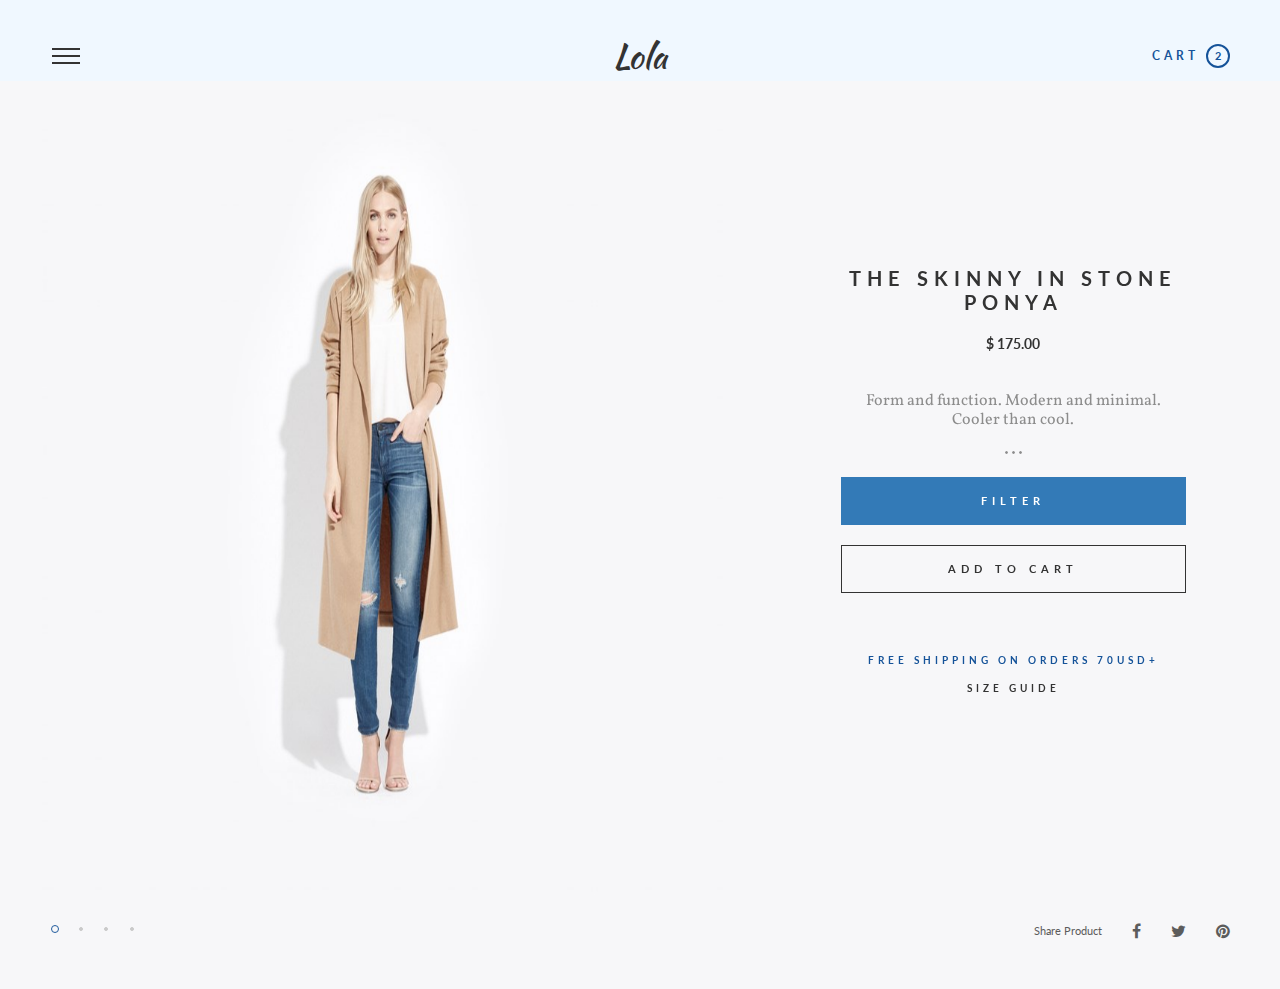
<file: shop-details.html>
<!DOCTYPE html>
<!--[if lt IE 8]>
<html lang="en" class="ie7">
<![endif]-->
<!--[if IE 8]>
<html lang="en" class="ie8">
<![endif]-->
<!--[if IE 9]>
<html lang="en" class="ie9">
<![endif]-->
<!--[if (gt IE 9)|!(IE)]><!-->
<html lang="en">
  <!--<![endif]-->

  <!-- Mirrored from cubecreationthemes.com/html/lola/shop-details.html by HTTrack Website Copier/3.x [XR&CO'2014], Fri, 21 Apr 2023 07:47:15 GMT -->
  <head>
    <title>Lola | HTML Themes</title>
    <meta charset="UTF-8" />
    <meta name="author" content="" />
    <meta name="keywords" content="" />
    <meta name="viewport" content="width=device-width, initial-scale=1" />
    <link rel="shortcut icon" href="favicon.ico" type="image/x-icon" />
    <link rel="icon" href="favicon.ico" type="image/x-icon" />

    <!-- Style CSS -->
    <link href="css/bootstrap.css" media="screen" rel="stylesheet" />

    <link href="css/font-awesome.css" media="screen" rel="stylesheet" />
    <!-- Selectize -->
    <link href="css/selectize.css" media="screen" rel="stylesheet" />
    <!-- Style -->
    <link href="style.css" media="screen" rel="stylesheet" />
    <link rel="stylesheet" href="main.css" />
  </head>
  <body class="shop-page shop-page-product-details">
    <!-- Spinner -->
    <div class="spinner-container">
      <div class="spinner-dot"></div>
      <div class="spinner-dot"></div>
      <div class="spinner-dot"></div>
    </div>
    <!-- /Spinner -->
    <!-- Theme Menu -->
    <div class="theme-menu">
      <a href="#" class="menu-header-close-button-mobile"></a>
      <div class="menu-header">
        <h3 class="menu-title">MENU</h3>
        <nav class="menu">
          <ul>
            <li>
              <a href="index.html">HOME</a>
            </li>
            <li class="menu-item-has-children">
              <a href="#" class="menu-icon"></a>
              <a href="shop.html">SHOP</a>
              <ul class="sub-menu">
                <li><a href="shop-2.html">Clothes </a></li>
              </ul>
            </li>
            <li><a href="about.html">ABOUT</a></li>
            <li><a href="contact.html">CONTACT</a></li>
          </ul>
        </nav>
        <div class="menu-log-in"><a href="login.html">LOG IN</a></div>
      </div>
      <div class="menu-footer">
        <ul class="menu-social">
          <li class="social-icon">
            <a href="https://www.facebook.com/" target="_blank"
              ><i class="fa fa-facebook"></i
            ></a>
          </li>
          <li class="social-icon">
            <a href="https://twitter.com/" target="_blank"
              ><i class="fa fa-twitter"></i
            ></a>
          </li>
          <li class="social-icon">
            <a href="https://www.pinterest.com/" target="_blank"
              ><i class="fa fa-pinterest"></i
            ></a>
          </li>

          <li class="social-icon">
            <a href="https://www.instagram.com/" target="_blank"
              ><i class="fa fa-instagram"></i
            ></a>
          </li>
        </ul>
      </div>
    </div>
    <!-- End Theme Menu -->
    <div id="page" class="site invisible">
      <!-- Header -->
      <header class="header" style="background-color: aliceblue">
        <div class="menu-link-wrap">
          <a href="#" class="menu-link">
            <span></span>
          </a>
        </div>
        <div class="logo-wrap">
          <a href="index-2.html" class="theme-logo">Lola</a>
        </div>
        <div class="header-cart">
          <a href="#" class="cart-link">
            <strong>CART</strong>
            <span>2</span></a
          >
        </div>
      </header>
      <!-- End Header -->
      <!--Shop Page-->
      <div class="site-main clearfix" style="padding-top: 89px">
        <div class="col-md-7">
          <div class="row">
            <div
              id="shop-product-slider"
              class="shop-product-slider carousel slide"
            >
              <div class="carousel-inner" role="listbox">
                <div class="item active">
                  <img
                    src="images/Shop/shop-products-details-slider-1.jpg"
                    alt="Product details slide 1"
                  />
                </div>
                <div class="item">
                  <img
                    src="images/Shop/shop-products-details-slider-2.jpg"
                    alt="Product details slide 2"
                  />
                </div>
                <div class="item">
                  <img
                    src="images/Shop/shop-products-details-slider-3.jpg"
                    alt="Product details slide 3"
                  />
                </div>
                <div class="item">
                  <img
                    src="images/Shop/shop-products-details-slider-4.jpg"
                    alt="Product details slide 4"
                  />
                </div>
              </div>
              <!-- Controls -->
              <a
                class="left carousel-control"
                href="#shop-product-slider"
                role="button"
                data-slide="prev"
              >
                <img
                  src="images/Shop/shop-slider-arrow-left.png"
                  alt="arrow-left"
                />
                <span class="sr-only">Previous</span>
              </a>
              <a
                class="right carousel-control"
                href="#shop-product-slider"
                role="button"
                data-slide="next"
              >
                <img
                  src="images/Shop/shop-slider-arrow-right.png"
                  alt="arrow-right"
                />
                <span class="sr-only">Next</span>
              </a>
              <!-- Indicators -->
              <ol class="carousel-indicators">
                <li
                  data-target="#shop-product-slider"
                  data-slide-to="0"
                  class="active"
                ></li>
                <li data-target="#shop-product-slider" data-slide-to="1"></li>
                <li data-target="#shop-product-slider" data-slide-to="2"></li>
                <li data-target="#shop-product-slider" data-slide-to="3"></li>
              </ol>
            </div>
          </div>
        </div>
        <div class="col-md-5">
          <div class="row">
            <div class="product">
              <div class="itable">
                <div class="icell">
                  <div class="entry-summary">
                    <h1 class="product_title">The Skinny in Stone Ponya</h1>
                    <div class="total-price">
                      <p class="price">
                        <span class="Price-amount">
                          <span class="Price-currencySymbol">$</span>
                          175.00
                        </span>
                      </p>
                    </div>
                    <div class="description">
                      <div class="panel-default">
                        <div class="panel-heading" role="tab" id="headingOne">
                          <h4 class="panel-title">
                            <a
                              role="button"
                              data-toggle="collapse"
                              data-parent="#accordion"
                              href="#collapseOne"
                              aria-expanded="true"
                              aria-controls="collapseOne"
                            >
                              Form and function. Modern and minimal. Cooler than
                              cool.
                            </a>
                          </h4>
                        </div>
                        <div
                          id="collapseOne"
                          class="panel-collapse collapse"
                          role="tabpanel"
                          aria-labelledby="headingOne"
                        >
                          <div class="panel-body">
                            Exercitation photo booth stumptown tote bag Banksy,
                            elit small batch freegan sed. Craft beer elit seitan
                            exercitation, photo booth et 8-bit kale chips
                            proident chillwave deep v laborum.
                          </div>
                        </div>
                        <ul class="details">
                          <a
                            href="#collapseOne"
                            role="button"
                            data-toggle="collapse"
                            data-parent="#accordion"
                            aria-expanded="true"
                            aria-controls="collapseOne"
                          >
                            <li></li>
                            <li></li>
                            <li></li>
                          </a>
                        </ul>
                      </div>
                    </div>
                    <div class="wrap-select">
                      <!-- Button trigger modal -->
                      <button
                        type="button"
                        class="btn btn-primary"
                        data-toggle="modal"
                        data-target="#exampleModalLong"
                        style="
                          padding: 18px 64px;
                          width: 100%;
                          margin-bottom: 20px;
                        "
                      >
                        Filter
                      </button>

                      <!-- Modal -->
                      <div
                        class="modal fade"
                        id="exampleModalLong"
                        tabindex="-1"
                        role="dialog"
                        aria-labelledby="exampleModalLongTitle"
                        aria-hidden="true"
                      >
                        <div class="modal-dialog" role="document">
                          <div class="modal-content">
                            <div class="modal-header">
                              <h5
                                class="modal-title"
                                id="exampleModalLongTitle"
                              ></h5>
                              <button
                                type="button"
                                class="close"
                                data-dismiss="modal"
                                aria-label="Close"
                              >
                                <span aria-hidden="true">&times;</span>
                              </button>
                            </div>
                            <div class="modal-body">
                              <div class="accordionWrapper">
                                <div class="accordionItem open">
                                  <h2 class="accordionItemHeading">
                                    Color <span>+</span>
                                  </h2>
                                  <div class="accordionItemContent">
                                    <div class="color-container">
                                      <div class="color-box">
                                        <div class="color-status-1"></div>
                                        <div class="color-name">BEIGE</div>
                                      </div>
                                      <div class="color-box">
                                        <div class="color-status-2"></div>
                                        <div class="color-name">BLACK</div>
                                      </div>
                                      <div class="color-box">
                                        <div class="color-status-3"></div>
                                        <div class="color-name">BLUE</div>
                                      </div>
                                      <div class="color-box">
                                        <div class="color-status-4"></div>
                                        <div class="color-name">BROWN</div>
                                      </div>
                                      <div class="color-box">
                                        <div class="color-status-5"></div>
                                        <div class="color-name">GREEN</div>
                                      </div>
                                      <div class="color-box">
                                        <div class="color-status-6"></div>
                                        <div class="color-name">GREY</div>
                                      </div>
                                      <div class="color-box">
                                        <div class="color-status-7"></div>
                                        <div class="color-name">KHAKI</div>
                                      </div>
                                      <div class="color-box">
                                        <div class="color-status-8"></div>
                                        <div class="color-name">MAGENTA</div>
                                      </div>
                                      <div class="color-box">
                                        <div class="color-status-9"></div>
                                        <div class="color-name">ORANGE</div>
                                      </div>
                                    </div>
                                  </div>
                                </div>

                                <div class="accordionItem close">
                                  <h2 class="accordionItemHeading">
                                    Price <span>+</span>
                                  </h2>
                                  <div class="accordionItemContent">
                                    <p>Price: <output id="value"></output></p>
                                    <input
                                      id="value_input"
                                      type="range"
                                      min="0"
                                      max="100"
                                      step="10"
                                    />
                                  </div>
                                </div>

                                <div class="accordionItem close">
                                  <h2 class="accordionItemHeading">
                                    Type of Product <span>+</span>
                                  </h2>
                                  <div class="accordionItemContent">
                                    <div class="product-type-container">
                                      <div class="product-type-box">
                                        <div class="product-type-name">
                                          BAGS
                                        </div>
                                      </div>
                                      <div class="product-type-box">
                                        <div class="product-type-name">
                                          BLOUSE
                                        </div>
                                      </div>
                                      <div class="product-type-box">
                                        <div class="product-type-name">
                                          BODYSUIT
                                        </div>
                                      </div>
                                      <div class="product-type-box">
                                        <div class="product-type-name">
                                          DRESSES
                                        </div>
                                      </div>
                                      <div class="product-type-box">
                                        <div class="product-type-name">
                                          HIGH-HEELS
                                        </div>
                                      </div>
                                      <div class="product-type-box">
                                        <div class="product-type-name">
                                          JACKETS
                                        </div>
                                      </div>
                                      <div class="product-type-box">
                                        <div class="product-type-name">
                                          JEANS
                                        </div>
                                      </div>
                                      <div class="product-type-box">
                                        <div class="product-type-name">
                                          JUMPSUITS
                                        </div>
                                      </div>
                                      <div class="product-type-box">
                                        <div class="product-type-name">
                                          KNITWEAR
                                        </div>
                                      </div>
                                    </div>
                                  </div>
                                </div>
                              </div>

                              <div class="accordionItem close">
                                <h2 class="accordionItemHeading">
                                  Size <span>+</span>
                                </h2>
                                <div class="accordionItemContent">
                                  <div class="product-type-container">
                                    <div class="product-type-box">
                                      <div class="product-type-name">
                                        X-SMALL
                                      </div>
                                    </div>
                                    <div class="product-type-box">
                                      <div class="product-type-name">SMALL</div>
                                    </div>
                                    <div class="product-type-box">
                                      <div class="product-type-name">
                                        MEDIUM
                                      </div>
                                    </div>
                                    <div class="product-type-box">
                                      <div class="product-type-name">LARGE</div>
                                    </div>
                                  </div>
                                </div>
                              </div>
                            </div>
                            <div class="modal-footer">
                              <button
                                type="button"
                                class="btn btn-secondary"
                                data-dismiss="modal"
                              >
                                Close
                              </button>
                              <button type="button" class="btn btn-primary">
                                Save changes
                              </button>
                            </div>
                          </div>
                        </div>
                      </div>
                    </div>
                    <p class="button">
                      <input type="submit" class="button" value="add to cart" />
                    </p>
                    <p class="free-shipping">
                      <a href="#">FREE SHIPPING ON ORDERS 70USD+</a>
                    </p>
                    <p class="link-for-size-guide">
                      <a href="size-guide.html">size guide</a>
                    </p>
                  </div>
                </div>
              </div>
            </div>
          </div>
        </div>
      </div>
      <footer class="footer">
        <div class="col-sm-12">
          <div class="share-product">
            <span>Share Product</span>
            <a href="https://www.facebook.com/" target="_blank">
              <i class="fa fa-facebook"></i>
            </a>
            <a href="https://twitter.com/" target="_blank">
              <i class="fa fa-twitter"></i>
            </a>
            <a href="https://ru.pinterest.com/" target="_blank">
              <i class="fa fa-pinterest"></i>
            </a>
          </div>
        </div>
      </footer>
    </div>
    <!-- Shop Cart -->
    <div class="cart-wrapper">
      <a href="#" class="shop-cart-close"></a>
      <div class="cart-header">
        <h3 class="shop-cart-title">SHOPPING CART</h3>
        <ul class="shop_table shop_table_cart">
          <li class="cart_item clearfix">
            <div class="product-thumbnail">
              <a href="shop-details.html"
                ><img
                  src="images/Shop/cart-product-thumb-1.jpg"
                  alt="Product 1"
              /></a>
            </div>
            <div class="product-info">
              <div class="product-name">
                <a href="shop-details.html">the skinny</a>
              </div>
              <div class="product-size-color">
                <span>Small/Blue</span>
              </div>
              <div class="product-quantity spinner" data-trigger="spinner">
                <input type="text" class="qty" value="1" data-rule="quantity" />
                <div class="spinner-controls">
                  <a href="javascript:;" data-spin="up" class="spin-up">+</a>
                  <a href="javascript:;" data-spin="down" class="spin-down"
                    >-</a
                  >
                </div>
              </div>
              <div class="product-subtotal">
                <span>$175.00</span>
              </div>
            </div>
          </li>
          <li class="cart_item clearfix">
            <div class="product-thumbnail">
              <a href="shop-details.html"
                ><img
                  src="images/Shop/cart-product-thumb-2.jpg"
                  alt="Product 2"
              /></a>
            </div>
            <div class="product-info">
              <div class="product-name">
                <a href="shop-details.html">the slouchy</a>
              </div>
              <div class="product-size-color">
                <span>Small/Blue</span>
              </div>
              <div class="product-quantity spinner" data-trigger="spinner">
                <input type="text" class="qty" value="1" data-rule="quantity" />
                <div class="spinner-controls">
                  <a href="javascript:;" data-spin="up" class="spin-up">+</a>
                  <a href="javascript:;" data-spin="down" class="spin-down"
                    >-</a
                  >
                </div>
              </div>
              <div class="product-subtotal">
                <span>$150.00</span>
              </div>
            </div>
          </li>
        </ul>
      </div>
      <div class="cart-footer">
        <div class="cart-wrap-total-checkout clearfix">
          <div class="cart_total clearfix">
            <span class="cart-total-text">Subtotal</span>
            <span class="cart-total">$325.00</span>
          </div>
          <div class="proceed-to-checkout">
            <a href="checkout.html" class="checkout-button"
              ><span>Check Out</span></a
            >
          </div>
        </div>
      </div>
    </div>
    <!-- End Shop Cart -->
    <!-- main JS libs  -->
    <script src="js/lib/jquery-1.12.2.min.js"></script>
    <script src="js/lib/bootstrap.min.js"></script>
    <!-- script -->
    <script src="script.js"></script>
    <!-- Modernizr Library
    <script src="js/lib/modernizr.min.js"></script> -->

    <!--[if lt IE 9]>
      <script src="js/lib/html5shiv.js"></script>
      <script src="js/lib/respond.min.js"></script>
    <![endif]-->

    <!-- Input Numer 'Spinner' -->
    <script src="js/jquery.spinner.js"></script>
    <!--Masonry-->
    <script src="js/masonry.pkgd.min.js"></script>

    <!-- Selectize plugin -->
    <script src="js/selectize.min.js"></script>

    <!--General JS-->
    <script src="js/general.js"></script>
  </body>

  <!-- Mirrored from cubecreationthemes.com/html/lola/shop-details.html by HTTrack Website Copier/3.x [XR&CO'2014], Fri, 21 Apr 2023 07:47:29 GMT -->
</html>
</file>
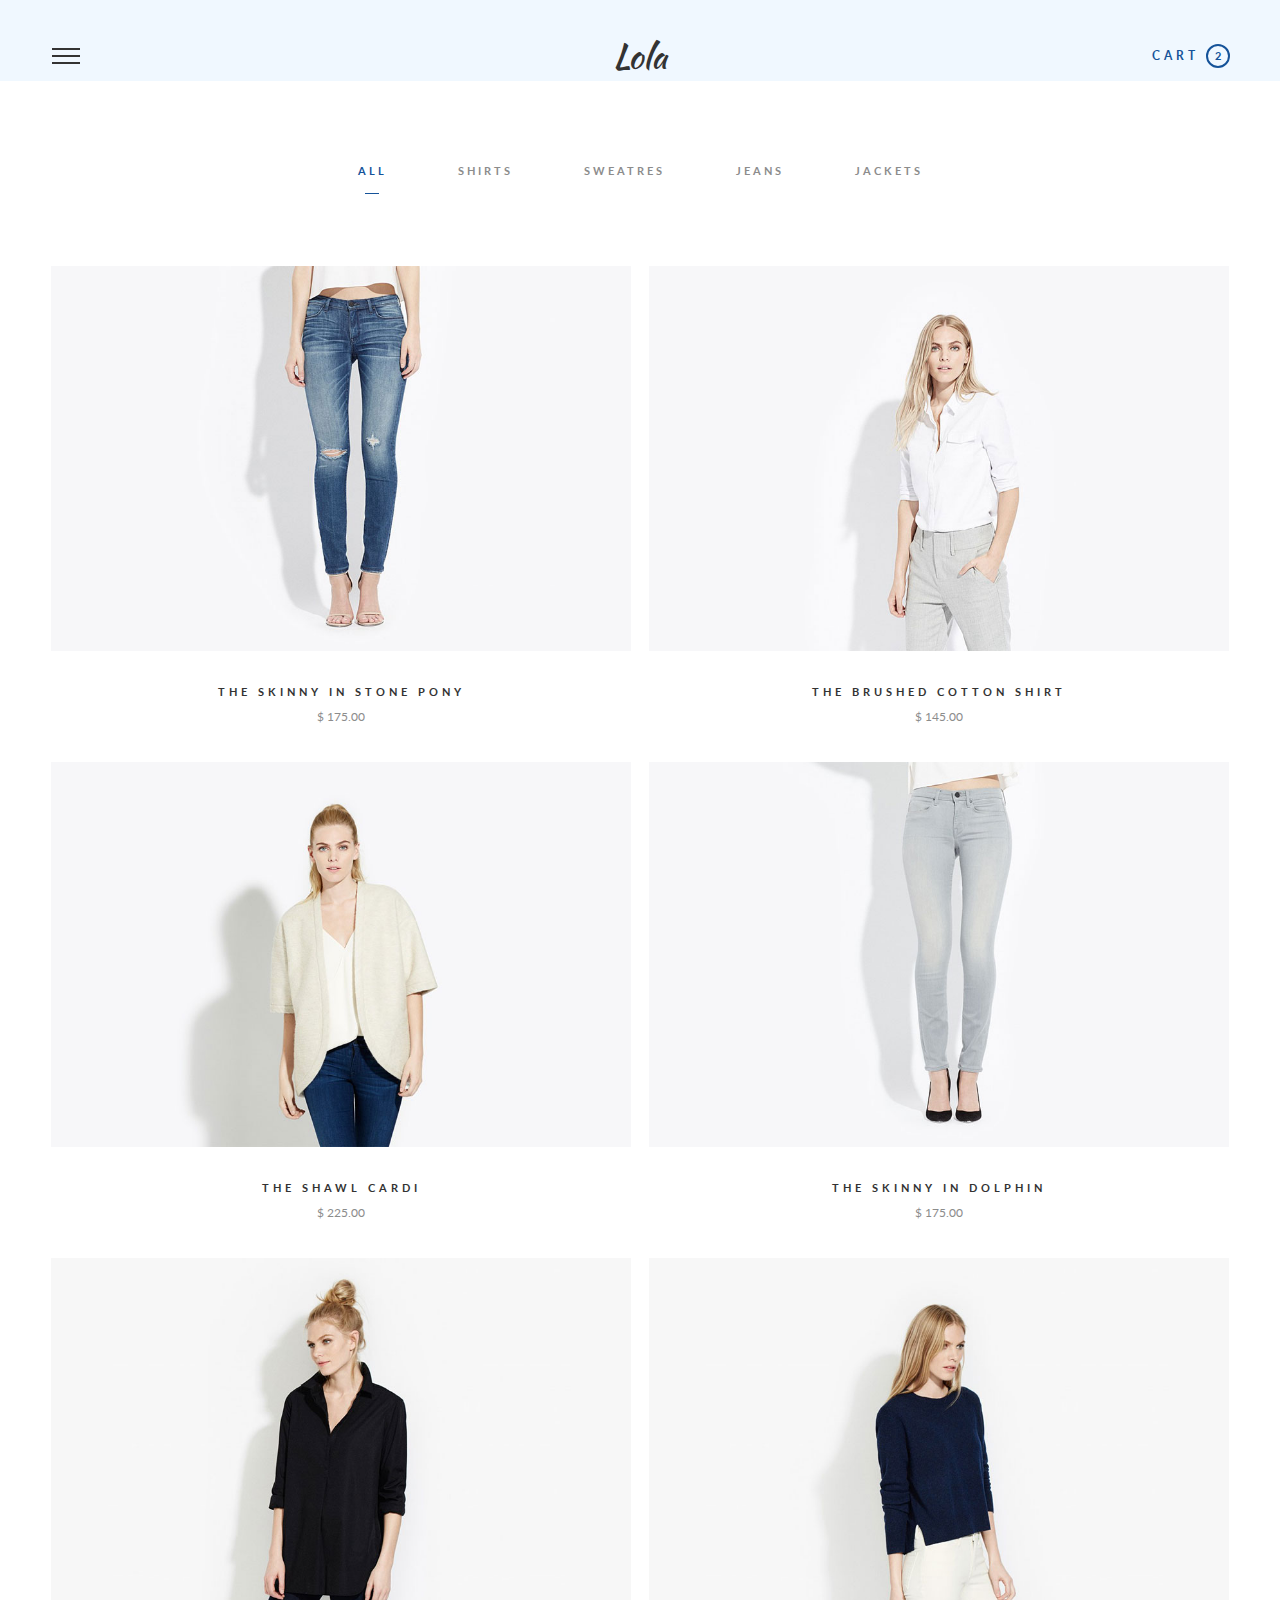
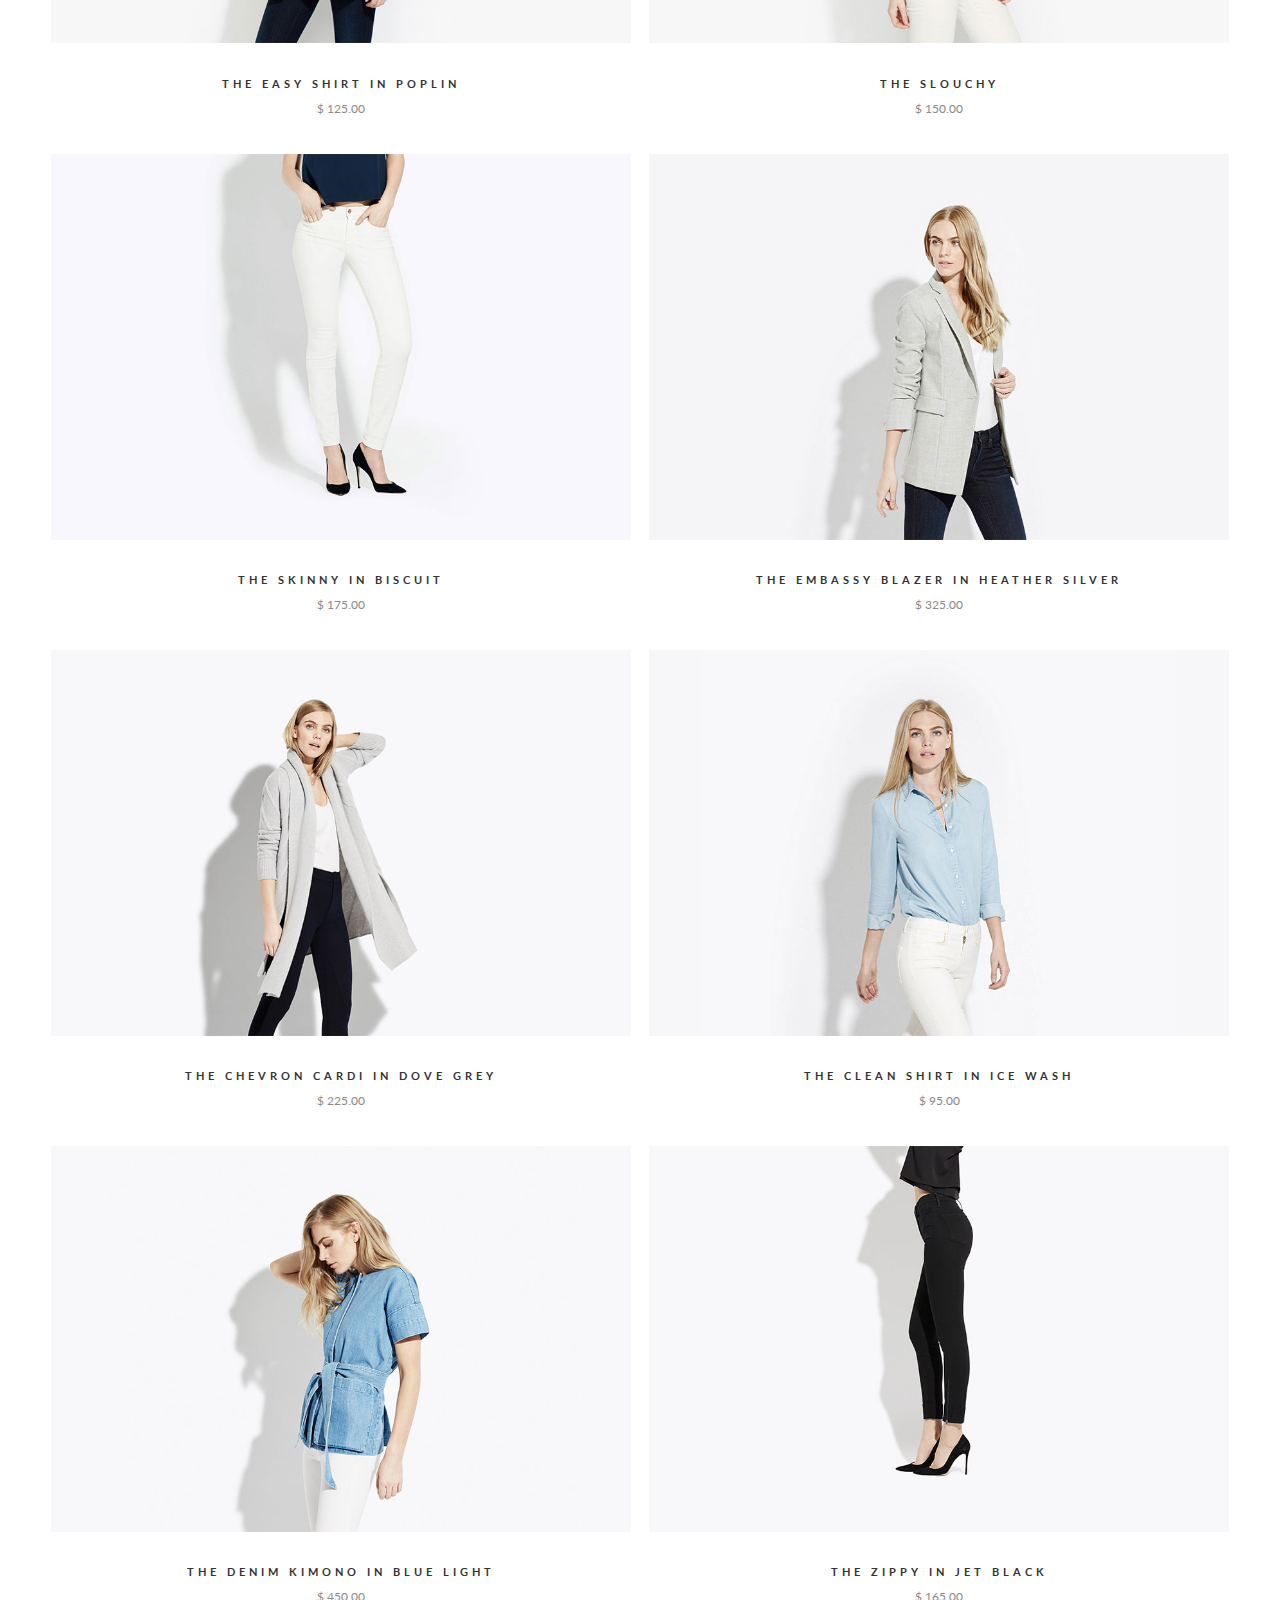
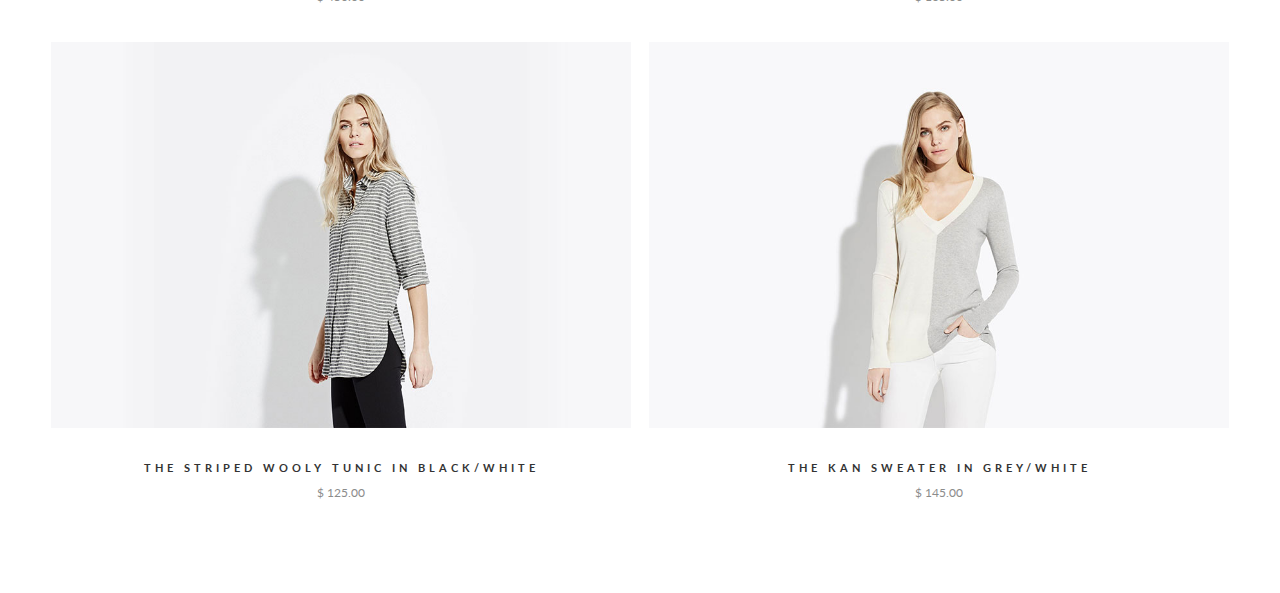
<file: shop.html>
<!DOCTYPE html>
<!--[if lt IE 8]>
<html lang="en" class="ie7">
<![endif]-->
<!--[if IE 8]>
<html lang="en" class="ie8">
<![endif]-->
<!--[if IE 9]>
<html lang="en" class="ie9">
<![endif]-->
<!--[if (gt IE 9)|!(IE)]><!-->
<html lang="en">
  <!--<![endif]-->

  <!-- Mirrored from cubecreationthemes.com/html/lola/shop.html by HTTrack Website Copier/3.x [XR&CO'2014], Fri, 21 Apr 2023 07:42:12 GMT -->
  <head>
    <title>Lola | HTML Themes</title>
    <meta charset="UTF-8" />
    <meta name="author" content="" />
    <meta name="keywords" content="" />
    <meta name="viewport" content="width=device-width, initial-scale=1" />
    <link rel="shortcut icon" href="favicon.ico" type="image/x-icon" />
    <link rel="icon" href="favicon.ico" type="image/x-icon" />

    <!-- Style CSS -->
    <link href="css/bootstrap.css" media="screen" rel="stylesheet" />
    <link href="css/font-awesome.css" media="screen" rel="stylesheet" />
    <link href="style.css" media="screen" rel="stylesheet" />
  </head>
  <body class="shop-page shop-page-product-list">
    <!-- Spinner -->
    <div class="spinner-container">
      <div class="spinner-dot"></div>
      <div class="spinner-dot"></div>
      <div class="spinner-dot"></div>
    </div>
    <!-- /Spinner -->
    <!-- Theme Menu -->
    <div class="theme-menu">
      <a href="#" class="menu-header-close-button-mobile"></a>
      <div class="menu-header">
        <h3 class="menu-title">MENU</h3>
        <nav class="menu">
          <ul>
            <li>
              <a href="index.html">HOME</a>
            </li>
            <li class="menu-item-has-children">
              <a href="#" class="menu-icon"></a>
              <a href="shop.html">SHOP</a>
              <ul class="sub-menu">
                <li><a href="shop-2.html">Clothes </a></li>
              </ul>
            </li>
            <li><a href="about.html">ABOUT</a></li>
            <li><a href="contact.html">CONTACT</a></li>
          </ul>
        </nav>
        <div class="menu-log-in"><a href="login.html">LOG IN</a></div>
      </div>
      <div class="menu-footer">
        <ul class="menu-social">
          <li class="social-icon">
            <a href="https://www.facebook.com/" target="_blank"
              ><i class="fa fa-facebook"></i
            ></a>
          </li>
          <li class="social-icon">
            <a href="https://twitter.com/" target="_blank"
              ><i class="fa fa-twitter"></i
            ></a>
          </li>
          <li class="social-icon">
            <a href="https://www.pinterest.com/" target="_blank"
              ><i class="fa fa-pinterest"></i
            ></a>
          </li>

          <li class="social-icon">
            <a href="https://www.instagram.com/" target="_blank"
              ><i class="fa fa-instagram"></i
            ></a>
          </li>
        </ul>
      </div>
    </div>
    <!-- End Theme Menu -->
    <div id="page" class="site invisible">
      <!-- Header -->
      <header class="header" style="background-color: aliceblue">
        <div class="menu-link-wrap">
          <a href="#" class="menu-link">
            <span></span>
          </a>
        </div>
        <div class="logo-wrap">
          <a href="index-2.html" class="theme-logo">Lola</a>
        </div>
        <div class="header-cart">
          <a href="#" class="cart-link">
            <strong>CART</strong>
            <span>2</span></a
          >
        </div>
      </header>
      <!-- End Header -->
      <!--Shop Page-->
      <div class="site-main clearfix">
        <div
          class="shop-product-list shop-product-list-2-columns clearfix col-sm-12"
        >
          <div class="row">
            <div class="col-sm-12">
              <div class="categories-list">
                <ul class="categories-list-nav">
                  <li class="active-category">
                    <a href="#" data-category="all">all</a>
                  </li>
                  <li>
                    <a href="#" data-category="shirts">shirts</a>
                  </li>
                  <li>
                    <a href="#" data-category="sweatres">sweatres</a>
                  </li>
                  <li>
                    <a href="#" data-category="jeans">jeans</a>
                  </li>
                  <li>
                    <a href="#" data-category="jackets">jackets</a>
                  </li>
                </ul>
              </div>
            </div>
          </div>
          <div class="row">
            <ul class="products clearfix">
              <!--Product 1-->
              <li class="col-sm-6 col-xs-6 product" data-category="all,jeans">
                <a href="shop-details.html" class="loop-product-link">
                  <img src="images/Shop/shop-img-1.jpg" alt="image" />
                  <img
                    class="image-hover"
                    src="images/Shop/shop-img-hover-1.jpg"
                    alt="image"
                  />
                  <h3>The Skinny in Stone Pony</h3>
                  <span class="price">
                    <span class="amount">
                      <span class="simbol">$</span>
                      175.00
                    </span>
                  </span>
                </a>
              </li>
              <!--Product 2-->
              <li class="col-sm-6 col-xs-6 product" data-category="all,shirts">
                <a href="shop-details.html" class="loop-product-link">
                  <img src="images/Shop/shop-img-2.jpg" alt="image" />
                  <img
                    class="image-hover"
                    src="images/Shop/shop-img-hover-2.jpg"
                    alt="image"
                  />
                  <h3>The Brushed Cotton Shirt</h3>
                  <span class="price">
                    <span class="amount">
                      <span class="simbol">$</span>
                      145.00
                    </span>
                  </span>
                </a>
              </li>
              <!--Product 3-->
              <li class="col-sm-6 col-xs-6 product" data-category="all,jackets">
                <a href="shop-details.html" class="loop-product-link">
                  <img src="images/Shop/shop-img-3.jpg" alt="image" />
                  <img
                    class="image-hover"
                    src="images/Shop/shop-img-hover-3.jpg"
                    alt="image"
                  />
                  <h3>The Shawl Cardi</h3>
                  <span class="price">
                    <span class="amount">
                      <span class="simbol">$</span>
                      225.00
                    </span>
                  </span>
                </a>
              </li>
              <!--Product 4-->
              <li class="col-sm-6 col-xs-6 product" data-category="all,jeans">
                <a href="shop-details.html" class="loop-product-link">
                  <img src="images/Shop/shop-img-4.jpg" alt="image" />
                  <img
                    class="image-hover"
                    src="images/Shop/shop-img-hover-4.jpg"
                    alt="image"
                  />
                  <h3>The Skinny in Dolphin</h3>
                  <span class="price">
                    <span class="amount">
                      <span class="simbol">$</span>
                      175.00
                    </span>
                  </span>
                </a>
              </li>
              <!--Product 5-->
              <li class="col-sm-6 col-xs-6 product" data-category="all,shirts">
                <a href="shop-details.html" class="loop-product-link">
                  <img src="images/Shop/shop-img-5.jpg" alt="image" />
                  <img
                    class="image-hover"
                    src="images/Shop/shop-img-hover-5.jpg"
                    alt="image"
                  />
                  <h3>The Easy Shirt in Poplin</h3>
                  <span class="price">
                    <span class="amount">
                      <span class="simbol">$</span>
                      125.00
                    </span>
                  </span>
                </a>
              </li>
              <!--Product 6-->
              <li
                class="col-sm-6 col-xs-6 product"
                data-category="all,sweatres"
              >
                <a href="shop-details.html" class="loop-product-link">
                  <img src="images/Shop/shop-img-6.jpg" alt="image" />
                  <img
                    class="image-hover"
                    src="images/Shop/shop-img-hover-6.jpg"
                    alt="image"
                  />
                  <h3>The Slouchy</h3>
                  <span class="price">
                    <span class="amount">
                      <span class="simbol">$</span>
                      150.00
                    </span>
                  </span>
                </a>
              </li>
              <!--Product 7-->
              <li class="col-sm-6 col-xs-6 product" data-category="all,jeans">
                <a href="shop-details.html" class="loop-product-link">
                  <img src="images/Shop/shop-img-7.jpg" alt="image" />
                  <img
                    class="image-hover"
                    src="images/Shop/shop-img-hover-7.jpg"
                    alt="image"
                  />
                  <h3>The Skinny in Biscuit</h3>
                  <span class="price">
                    <span class="amount">
                      <span class="simbol">$</span>
                      175.00
                    </span>
                  </span>
                </a>
              </li>
              <!--Product 8-->
              <li class="col-sm-6 col-xs-6 product" data-category="all,jackets">
                <a href="shop-details.html" class="loop-product-link">
                  <img src="images/Shop/shop-img-8.jpg" alt="image" />
                  <img
                    class="image-hover"
                    src="images/Shop/shop-img-hover-8.jpg"
                    alt="image"
                  />
                  <h3>The Embassy Blazer in Heather Silver</h3>
                  <span class="price">
                    <span class="amount">
                      <span class="simbol">$</span>
                      325.00
                    </span>
                  </span>
                </a>
              </li>
              <!--Product 9-->
              <li
                class="col-sm-6 col-xs-6 product"
                data-category="all,sweatres"
              >
                <a href="shop-details.html" class="loop-product-link">
                  <img src="images/Shop/shop-img-9.jpg" alt="image" />
                  <img
                    class="image-hover"
                    src="images/Shop/shop-img-hover-9.jpg"
                    alt="image"
                  />
                  <h3>The Chevron Cardi in Dove Grey</h3>
                  <span class="price">
                    <span class="amount">
                      <span class="simbol">$</span>
                      225.00
                    </span>
                  </span>
                </a>
              </li>
              <!--Product 10-->
              <li class="col-sm-6 col-xs-6 product" data-category="all,shirts">
                <a href="shop-details.html" class="loop-product-link">
                  <img src="images/Shop/shop-img-10.jpg" alt="image" />
                  <img
                    class="image-hover"
                    src="images/Shop/shop-img-hover-10.jpg"
                    alt="image"
                  />
                  <h3>The Clean Shirt in Ice Wash</h3>
                  <span class="price">
                    <span class="amount">
                      <span class="simbol">$</span>
                      95.00
                    </span>
                  </span>
                </a>
              </li>
              <!--Product 11-->
              <li class="col-sm-6 col-xs-6 product" data-category="all,jackets">
                <a href="shop-details.html" class="loop-product-link">
                  <img src="images/Shop/shop-img-11.jpg" alt="image" />
                  <img
                    class="image-hover"
                    src="images/Shop/shop-img-hover-11.jpg"
                    alt="image"
                  />
                  <h3>The Denim Kimono in Blue Light</h3>
                  <span class="price">
                    <span class="amount">
                      <span class="simbol">$</span>
                      450.00
                    </span>
                  </span>
                </a>
              </li>
              <!--Product 12-->
              <li class="col-sm-6 col-xs-6 product" data-category="all,jeans">
                <a href="shop-details.html" class="loop-product-link">
                  <img src="images/Shop/shop-img-12.jpg" alt="image" />
                  <img
                    class="image-hover"
                    src="images/Shop/shop-img-hover-12.jpg"
                    alt="image"
                  />
                  <h3>The Zippy in Jet Black</h3>
                  <span class="price">
                    <span class="amount">
                      <span class="simbol">$</span>
                      165.00
                    </span>
                  </span>
                </a>
              </li>
              <!--Product 13-->
              <li class="col-sm-6 col-xs-6 product" data-category="all,shirts">
                <a href="shop-details.html" class="loop-product-link">
                  <img src="images/Shop/shop-img-13.jpg" alt="image" />
                  <img
                    class="image-hover"
                    src="images/Shop/shop-img-hover-13.jpg"
                    alt="image"
                  />
                  <h3>The Striped Wooly Tunic in Black/White</h3>
                  <span class="price">
                    <span class="amount">
                      <span class="simbol">$</span>
                      125.00
                    </span>
                  </span>
                </a>
              </li>
              <!--Product 14-->
              <li
                class="col-sm-6 col-xs-6 product"
                data-category="all,sweatres"
              >
                <a href="shop-details.html" class="loop-product-link">
                  <img src="images/Shop/shop-img-14.jpg" alt="image" />
                  <img
                    class="image-hover"
                    src="images/Shop/shop-img-hover-14.jpg"
                    alt="image"
                  />
                  <h3>The Kan Sweater in Grey/White</h3>
                  <span class="price">
                    <span class="amount">
                      <span class="simbol">$</span>
                      145.00
                    </span>
                  </span>
                </a>
              </li>
            </ul>
          </div>
        </div>
      </div>
    </div>
    <!-- Shop Cart -->
    <div class="cart-wrapper">
      <a href="#" class="shop-cart-close"></a>
      <div class="cart-header">
        <h3 class="shop-cart-title">SHOPPING CART</h3>
        <ul class="shop_table shop_table_cart">
          <li class="cart_item clearfix">
            <div class="product-thumbnail">
              <a href="shop-details.html"
                ><img
                  src="images/Shop/cart-product-thumb-1.jpg"
                  alt="Product 1"
              /></a>
            </div>
            <div class="product-info">
              <div class="product-name">
                <a href="shop-details.html">the skinny</a>
              </div>
              <div class="product-size-color">
                <span>Small/Blue</span>
              </div>
              <div class="product-quantity spinner" data-trigger="spinner">
                <input type="text" class="qty" value="1" data-rule="quantity" />
                <div class="spinner-controls">
                  <a href="javascript:;" data-spin="up" class="spin-up">+</a>
                  <a href="javascript:;" data-spin="down" class="spin-down"
                    >-</a
                  >
                </div>
              </div>
              <div class="product-subtotal">
                <span>$175.00</span>
              </div>
            </div>
          </li>
          <li class="cart_item clearfix">
            <div class="product-thumbnail">
              <a href="shop-details.html"
                ><img
                  src="images/Shop/cart-product-thumb-2.jpg"
                  alt="Product 2"
              /></a>
            </div>
            <div class="product-info">
              <div class="product-name">
                <a href="shop-details.html">the slouchy</a>
              </div>
              <div class="product-size-color">
                <span>Small/Blue</span>
              </div>
              <div class="product-quantity spinner" data-trigger="spinner">
                <input type="text" class="qty" value="1" data-rule="quantity" />
                <div class="spinner-controls">
                  <a href="javascript:;" data-spin="up" class="spin-up">+</a>
                  <a href="javascript:;" data-spin="down" class="spin-down"
                    >-</a
                  >
                </div>
              </div>
              <div class="product-subtotal">
                <span>$150.00</span>
              </div>
            </div>
          </li>
        </ul>
      </div>
      <div class="cart-footer">
        <div class="cart-wrap-total-checkout clearfix">
          <div class="cart_total clearfix">
            <span class="cart-total-text">Subtotal</span>
            <span class="cart-total">$325.00</span>
          </div>
          <div class="proceed-to-checkout">
            <a href="checkout.html" class="checkout-button"
              ><span>Check Out</span></a
            >
          </div>
        </div>
      </div>
    </div>
    <!-- End Shop Cart -->

    <!-- main JS libs  -->
    <script src="js/lib/jquery-1.12.2.min.js"></script>
    <script src="js/lib/bootstrap.min.js"></script>
    <!-- Modernizr Library -->
    <script src="js/lib/modernizr.min.js"></script>

    <!--[if lt IE 9]>
      <script src="js/lib/html5shiv.js"></script>
      <script src="js/lib/respond.min.js"></script>
    <![endif]-->

    <!-- Input Numer 'Spinner' -->
    <script src="js/jquery.spinner.js"></script>
    <!--Masonry-->
    <script src="js/masonry.pkgd.min.js"></script>

    <!--General JS-->
    <script src="js/general.js"></script>
  </body>

  <!-- Mirrored from cubecreationthemes.com/html/lola/shop.html by HTTrack Website Copier/3.x [XR&CO'2014], Fri, 21 Apr 2023 07:44:20 GMT -->
</html>
</file>
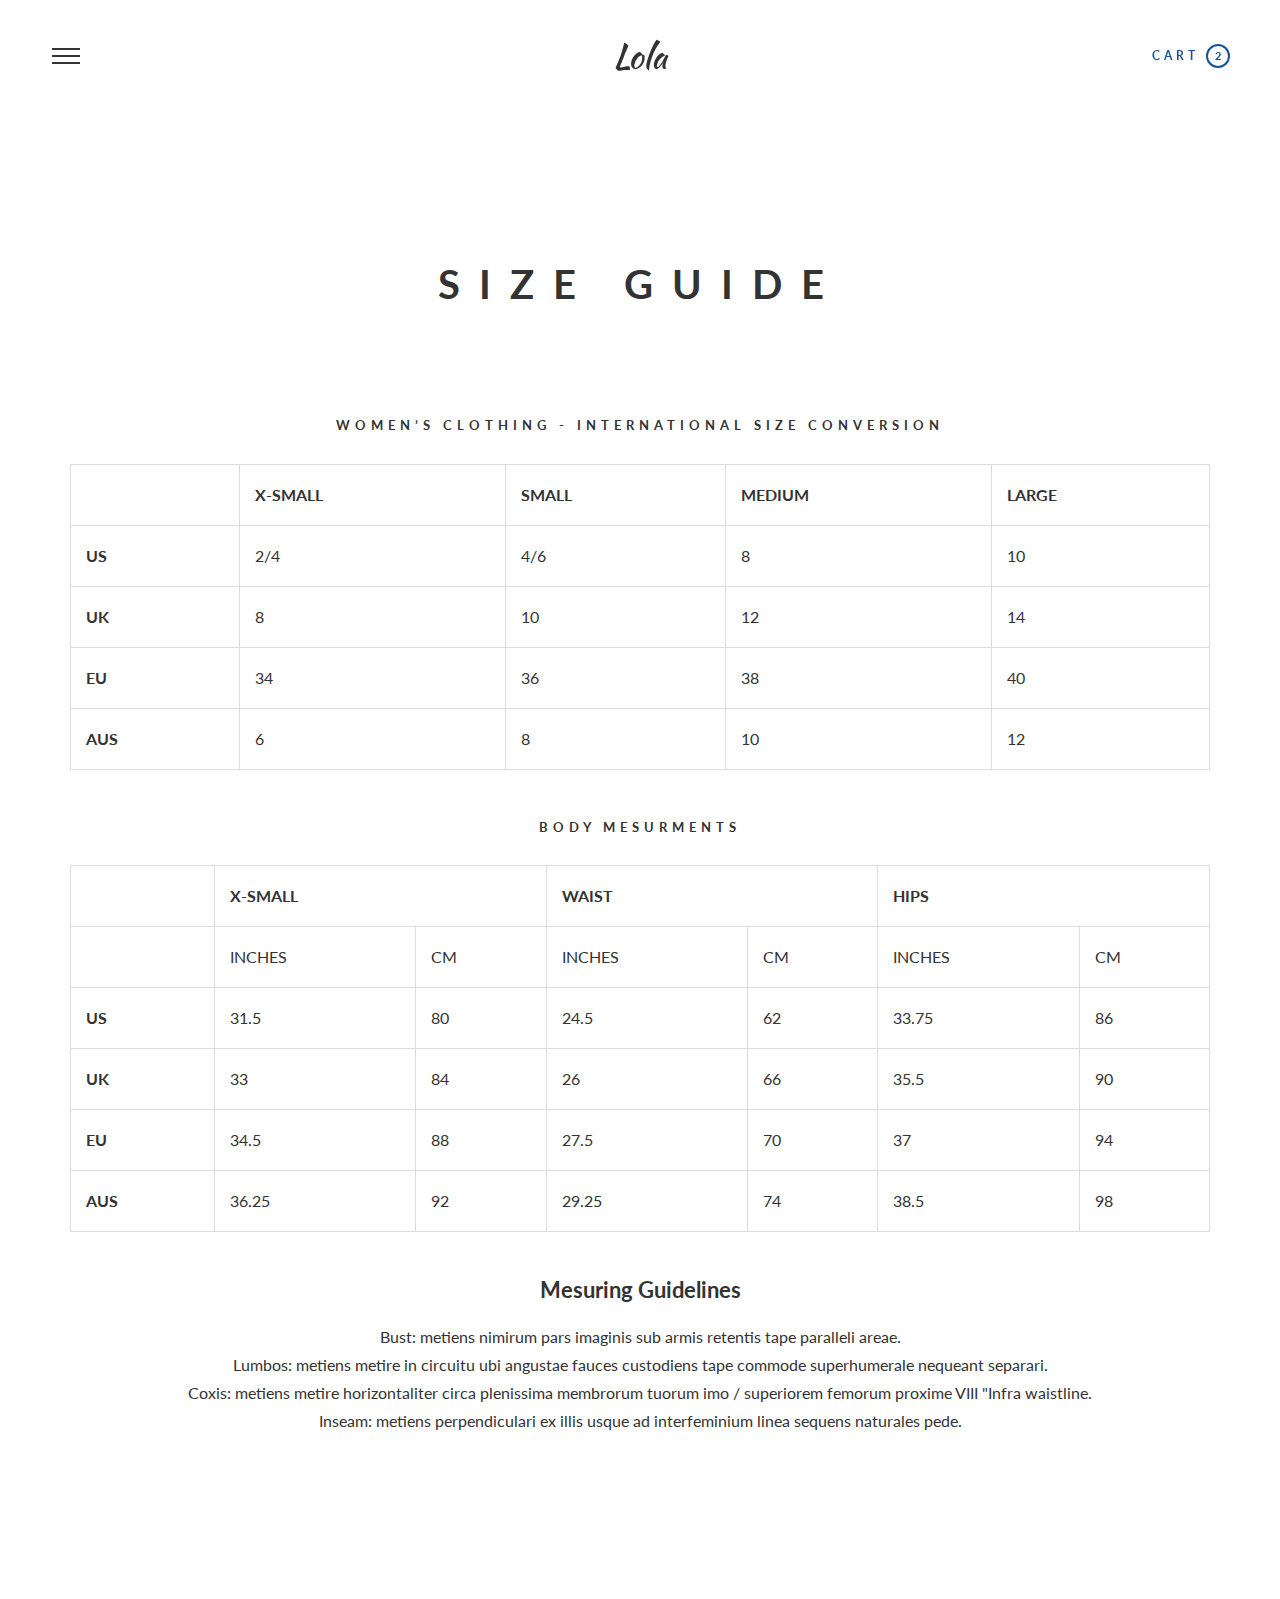
<file: size-guide.html>
<!DOCTYPE html>
<!--[if lt IE 8 ]>
<html lang="en" class="ie7">
<![endif]-->
<!--[if IE 8 ]>
<html lang="en" class="ie8">
<![endif]-->
<!--[if IE 9 ]>
<html lang="en" class="ie9">
<![endif]-->
<!--[if (gt IE 9)|!(IE)]><!-->
<html lang="en">
<!--<![endif]-->

<!-- Mirrored from cubecreationthemes.com/html/lola/size-guide.html by HTTrack Website Copier/3.x [XR&CO'2014], Tue, 09 May 2023 08:58:07 GMT -->
<head>
    <title>Lola | HTML Themes</title>
    <meta charset="UTF-8">
    <meta name="author" content="">
    <meta name="keywords" content="">
    <meta name="viewport" content="width=device-width, initial-scale=1">
    <link rel="shortcut icon" href="favicon.ico" type="image/x-icon">
    <link rel="icon" href="favicon.ico" type="image/x-icon">

    <!-- Style CSS -->
    <link href="css/bootstrap.css" media="screen" rel="stylesheet">
    <link href="css/font-awesome.css" media="screen" rel="stylesheet">
    <link href="style.css" media="screen" rel="stylesheet">
</head>
<body>
<!-- Spinner -->
<div class="spinner-container">
    <div class="spinner-dot"></div>
    <div class="spinner-dot"></div>
    <div class="spinner-dot"></div>
</div>
<!-- /Spinner -->
<!-- Theme Menu -->
<div class="theme-menu">
    <a href="#" class="menu-header-close-button-mobile"></a>
    <div class="menu-header">
        <h3 class="menu-title">MENU</h3>
        <nav class="menu">
            <ul>
                <li class="menu-item-has-children">
                    <a href="#" class="menu-icon"></a>
                    <a href="index-2.html">HOME</a>
                    <ul class="sub-menu">
                        <li><a href="index-2.html">HOME SLIDER</a></li>
                        <li><a href="index-3.html">HOME VIDEO</a></li>
                    </ul>
                </li>
                <li class="menu-item-has-children">
                    <a href="#" class="menu-icon"></a>
                    <a href="shop.html">SHOP</a>
                    <ul class="sub-menu">
                        <li><a href="shop.html">TWO COLUMNS</a></li>
                        <li><a href="shop-2.html">THREE COLUMNS </a></li>
                    </ul>
                </li>
                <li><a href="about.html">ABOUT</a></li>
                <li><a href="blog.html">BLOG</a></li>
                <li><a href="contact.html">CONTACT</a></li>
                <li class="menu-item-has-children">
                    <a href="#" class="menu-icon"></a>
                    <a href="size-guide.html">HELP</a>
                    <ul class="sub-menu">
                        <li class="active-item"><a href="size-guide.html">SIZE GUIDE</a></li>
                        <li><a href="returns-exchanges.html">RETURNS - EXCHANGES</a></li>
                        <li><a href="terms-of-services.html">TERMS OF SERVICES</a></li>
                    </ul>
                </li>
            </ul>
        </nav>
        <div class="menu-log-in"><a href="login.html">LOG IN</a></div>
    </div>
    <div class="menu-footer">
        <ul class="menu-social">
            <li class="social-icon">
                <a href="https://www.facebook.com/" target="_blank"><i class="fa fa-facebook"></i></a>
            </li>
            <li class="social-icon">
                <a href="https://twitter.com/" target="_blank"><i class="fa fa-twitter"></i></a>
            </li>
            <li class="social-icon">
                <a href="https://www.pinterest.com/" target="_blank"><i class="fa fa-pinterest"></i></a>
            <li class="social-icon">
                <a href="https://www.instagram.com/" target="_blank"><i class="fa fa-instagram"></i></a>
            </li>
        </ul>
    </div>
</div>
<!-- End Theme Menu -->
<div id="page" class="site invisible">
    <!-- Header -->
    <header class="header">
        <div class="menu-link-wrap">
            <a href="#" class="menu-link">
                <span></span>
            </a>
        </div>
        <div class="logo-wrap">
            <a href="index-2.html" class="theme-logo">Lola</a>
        </div>
        <div class="header-cart">
            <a href="#" class="cart-link">
                <strong>CART</strong>
                <span>2</span></a>
        </div>
    </header>
    <!-- End Header -->
    <!--Size Guide Page-->
    <div class="site-main clearfix">
        <div class="container">
            <div class="row">
                <div class="col-sm-12">
                    <div class="other-page margin-top-255">
                        <!--Title-->
                        <h3 class="page-title">size guide</h3>
                        <!-- End Title-->
                        <!--Table-->
                        <div class="table-group">
                            <!--Table_1-->
                            <h6>women’s clothing - international size conversion</h6>
                            <table class="margin-bottom-50">
                                <tr>
                                   <th></th>
                                    <th>X-SMALL</th>
                                    <th>SMALL</th>
                                    <th>MEDIUM</th>
                                    <th>LARGE</th>
                                </tr>
                                <tr>
                                    <td>US</td>
                                    <td>2/4</td>
                                    <td>4/6</td>
                                    <td>8</td>
                                    <td>10</td>
                                </tr>
                                <tr>
                                    <td>UK</td>
                                    <td>8</td>
                                    <td>10</td>
                                    <td>12</td>
                                    <td>14</td>
                                </tr>
                                <tr>
                                    <td>EU</td>
                                    <td>34</td>
                                    <td>36</td>
                                    <td>38</td>
                                    <td>40</td>
                                </tr>
                                <tr>
                                    <td>AUS</td>
                                    <td>6</td>
                                    <td>8</td>
                                    <td>10</td>
                                    <td>12</td>
                                </tr>
                            </table>
                            <!--Table_2-->
                            <h6>BODY MESURMENTS</h6>
                            <table>
                                <tr>
                                    <th></th>
                                    <th colspan="2">X-SMALL</th>
                                    <th colspan="2">WAIST</th>
                                    <th colspan="2">HIPS</th>
                                </tr>
                                <tr>
                                    <td></td>
                                    <td>INCHES</td>
                                    <td>CM</td>
                                    <td>INCHES</td>
                                    <td>CM</td>
                                    <td>INCHES</td>
                                    <td>CM</td>
                                </tr>
                                <tr>
                                    <td>US</td>
                                    <td>31.5</td>
                                    <td>80</td>
                                    <td>24.5</td>
                                    <td>62</td>
                                    <td>33.75</td>
                                    <td>86</td>
                                </tr>
                                <tr>
                                    <td>UK</td>
                                    <td>33</td>
                                    <td>84</td>
                                    <td>26</td>
                                    <td>66</td>
                                    <td>35.5</td>
                                    <td>90</td>
                                </tr>
                                <tr>
                                    <td>EU</td>
                                    <td>34.5</td>
                                    <td>88</td>
                                    <td>27.5</td>
                                    <td>70</td>
                                    <td>37</td>
                                    <td>94</td>
                                </tr>
                                <tr>
                                    <td>AUS</td>
                                    <td>36.25</td>
                                    <td>92</td>
                                    <td>29.25</td>
                                    <td>74</td>
                                    <td>38.5</td>
                                    <td>98</td>
                                </tr>
                            </table>
                        </div>
                        <!--End Table-->
                        <!--Size Guide Info-->
                        <div class="info">
                           <div class="info-title">
                               <h5>Mesuring Guidelines</h5>
                           </div>
                            <div class="info-content">
                                <p>Bust: metiens nimirum pars imaginis sub armis retentis tape paralleli areae.</p>
                                <p>Lumbos: metiens metire in circuitu ubi angustae fauces custodiens tape commode superhumerale nequeant separari.</p>
                                <p>Coxis: metiens metire horizontaliter circa plenissima membrorum tuorum imo / superiorem femorum proxime VIII "Infra waistline.</p>
                                <p>Inseam: metiens perpendiculari ex illis usque ad interfeminium linea sequens naturales pede.</p>
                            </div>
                        </div>
                    </div>
                </div>
            </div>
        </div>
    </div>
</div>
<!-- Shop Cart -->
<div class="cart-wrapper">
    <a href="#" class="shop-cart-close"></a>
    <div class="cart-header">
        <h3 class="shop-cart-title">SHOPPING CART</h3>
        <ul class="shop_table shop_table_cart">
            <li class="cart_item clearfix">
                <div class="product-thumbnail">
                    <a href="shop-details.html"><img src="images/Shop/cart-product-thumb-1.jpg" alt="Product 1"/></a>
                </div>
                <div class="product-info">
                    <div class="product-name">
                        <a href="shop-details.html">the skinny</a>
                    </div>
                    <div class="product-size-color">
                        <span>Small/Blue</span>
                    </div>
                    <div class="product-quantity spinner" data-trigger="spinner">
                        <input type="text" class="qty" value="1" data-rule="quantity"/>
                        <div class="spinner-controls">
                            <a href="javascript:;" data-spin="up" class="spin-up">+</a>
                            <a href="javascript:;" data-spin="down" class="spin-down">-</a>
                        </div>
                    </div>
                    <div class="product-subtotal">
                        <span>$175.00</span>
                    </div>
                </div>
            </li>
            <li class="cart_item clearfix">
                <div class="product-thumbnail">
                    <a href="shop-details.html"><img src="images/Shop/cart-product-thumb-2.jpg" alt="Product 2"/></a>
                </div>
                <div class="product-info">
                    <div class="product-name">
                        <a href="shop-details.html">the slouchy</a>
                    </div>
                    <div class="product-size-color">
                        <span>Small/Blue</span>
                    </div>
                    <div class="product-quantity spinner" data-trigger="spinner">
                        <input type="text" class="qty" value="1" data-rule="quantity"/>
                        <div class="spinner-controls">
                            <a href="javascript:;" data-spin="up" class="spin-up">+</a>
                            <a href="javascript:;" data-spin="down" class="spin-down">-</a>
                        </div>
                    </div>
                    <div class="product-subtotal">
                        <span>$150.00</span>
                    </div>
                </div>
            </li>
        </ul>
    </div>
    <div class="cart-footer">
        <div class="cart-wrap-total-checkout clearfix">
            <div class="cart_total clearfix">
                <span class="cart-total-text">Subtotal</span>
                <span class="cart-total">$325.00</span>
            </div>
            <div class="proceed-to-checkout">
                <a href="checkout.html" class="checkout-button"><span>Check Out</span></a>
            </div>
        </div>
    </div>
</div>
<!-- End Shop Cart -->

<!-- main JS libs  -->
<script src="js/lib/jquery-1.12.2.min.js"></script>
<script src="js/lib/bootstrap.min.js"></script>
<!-- Modernizr Library -->
<script src="js/lib/modernizr.min.js"></script>

<!--[if lt IE 9]>
<script src="js/lib/html5shiv.js"></script>
<script src="js/lib/respond.min.js"></script>
<![endif]-->

<!-- Input Numer 'Spinner' -->
<script src="js/jquery.spinner.js"></script>

<!--General JS-->
<script src="js/general.js"></script>
</body>

<!-- Mirrored from cubecreationthemes.com/html/lola/size-guide.html by HTTrack Website Copier/3.x [XR&CO'2014], Tue, 09 May 2023 08:58:07 GMT -->
</html>
</file>
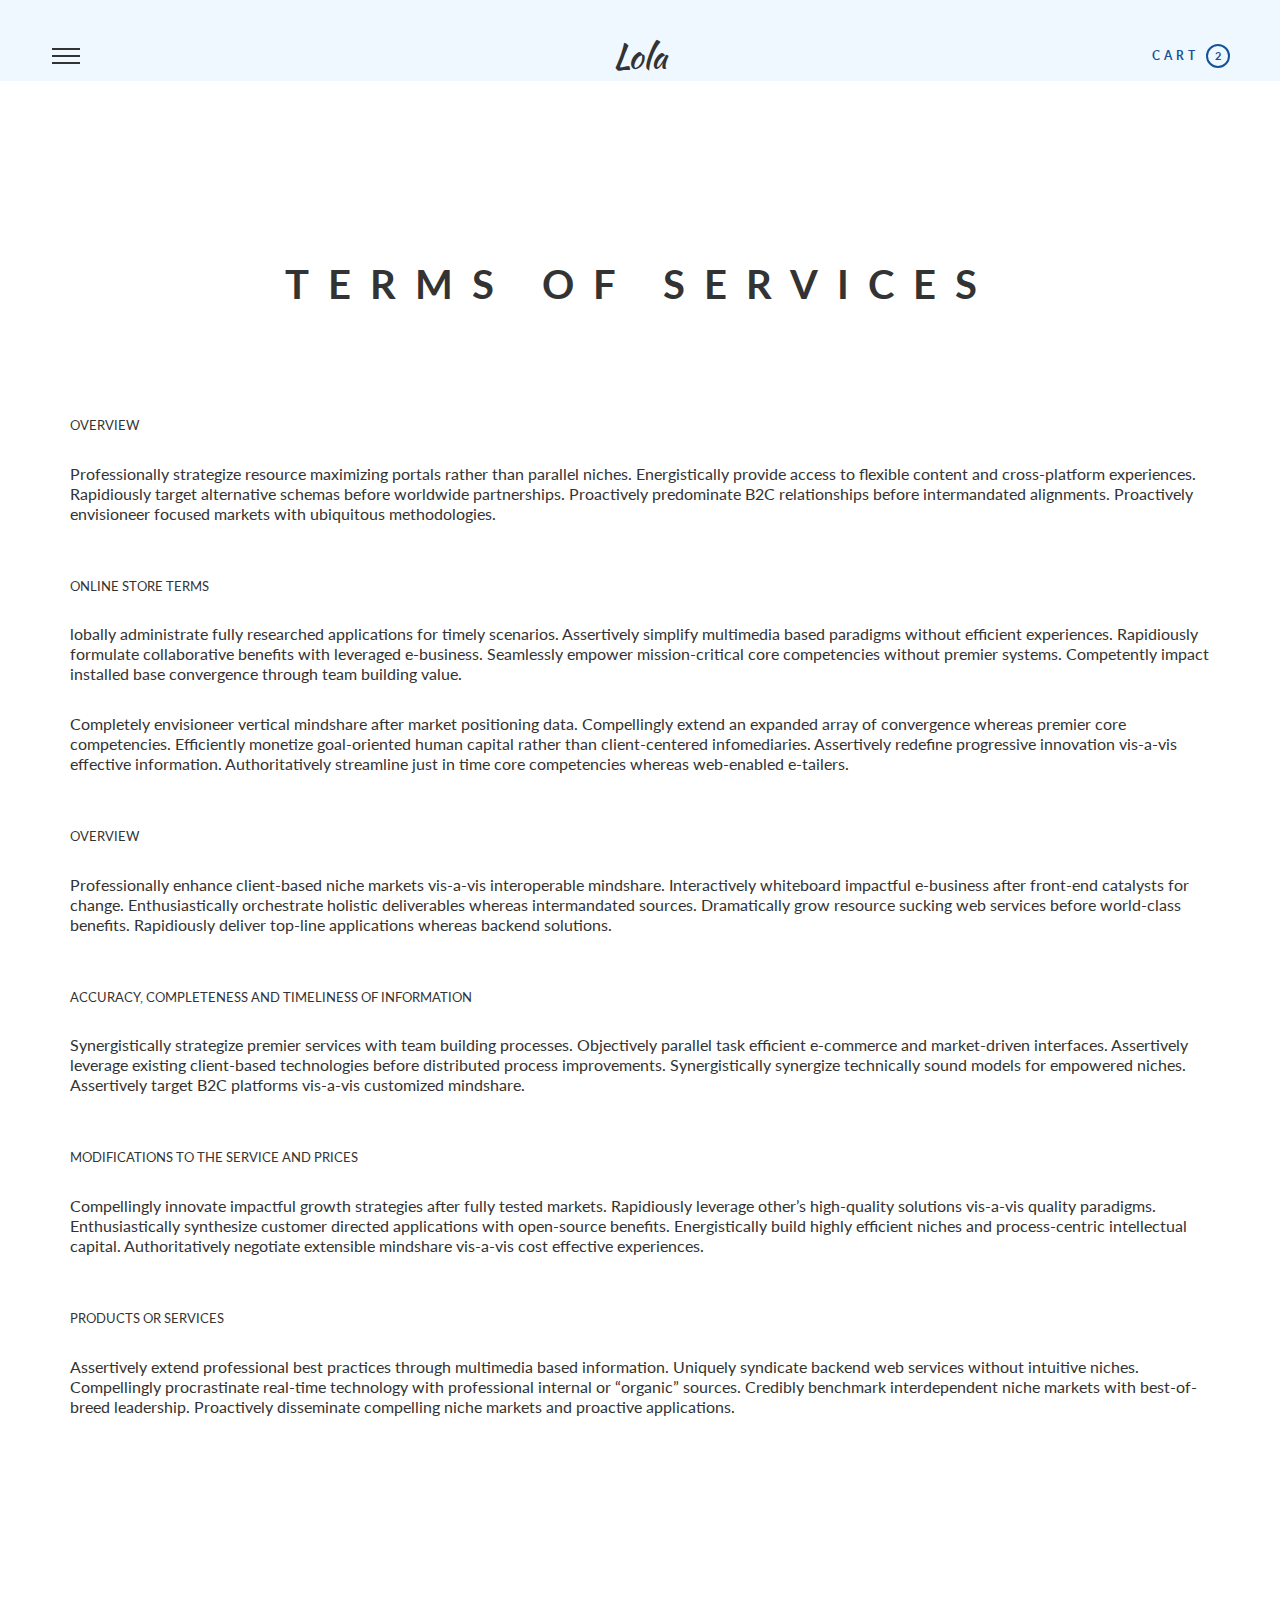
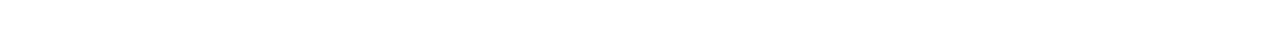
<file: terms-of-services.html>
<!DOCTYPE html>
<!--[if lt IE 8]>
<html lang="en" class="ie7">
<![endif]-->
<!--[if IE 8]>
<html lang="en" class="ie8">
<![endif]-->
<!--[if IE 9]>
<html lang="en" class="ie9">
<![endif]-->
<!--[if (gt IE 9)|!(IE)]><!-->
<html lang="en">
  <!--<![endif]-->

  <!-- Mirrored from cubecreationthemes.com/html/lola/terms-of-services.html by HTTrack Website Copier/3.x [XR&CO'2014], Fri, 21 Apr 2023 07:45:11 GMT -->
  <head>
    <title>Lola | HTML Themes</title>
    <meta charset="UTF-8" />
    <meta name="author" content="" />
    <meta name="keywords" content="" />
    <meta name="viewport" content="width=device-width, initial-scale=1" />
    <link rel="shortcut icon" href="favicon.ico" type="image/x-icon" />
    <link rel="icon" href="favicon.ico" type="image/x-icon" />

    <!-- Style CSS -->
    <link href="css/bootstrap.css" media="screen" rel="stylesheet" />
    <link href="css/font-awesome.css" media="screen" rel="stylesheet" />
    <link href="style.css" media="screen" rel="stylesheet" />
  </head>
  <body>
    <!-- Spinner -->
    <div class="spinner-container">
      <div class="spinner-dot"></div>
      <div class="spinner-dot"></div>
      <div class="spinner-dot"></div>
    </div>
    <!-- /Spinner -->
    <!-- Theme Menu -->
    <div class="theme-menu">
      <a href="#" class="menu-header-close-button-mobile"></a>
      <div class="menu-header">
        <h3 class="menu-title">MENU</h3>
        <nav class="menu">
          <ul>
            <li>
              <a href="index.html">HOME</a>
            </li>
            <li class="menu-item-has-children">
              <a href="#" class="menu-icon"></a>
              <a href="shop.html">SHOP</a>
              <ul class="sub-menu">
                <li><a href="shop-2.html">Clothes </a></li>
              </ul>
            </li>
            <li><a href="about.html">ABOUT</a></li>
            <li><a href="contact.html">CONTACT</a></li>
          </ul>
        </nav>
        <div class="menu-log-in"><a href="login.html">LOG IN</a></div>
      </div>
      <div class="menu-footer">
        <ul class="menu-social">
          <li class="social-icon">
            <a href="https://www.facebook.com/" target="_blank"
              ><i class="fa fa-facebook"></i
            ></a>
          </li>
          <li class="social-icon">
            <a href="https://twitter.com/" target="_blank"
              ><i class="fa fa-twitter"></i
            ></a>
          </li>
          <li class="social-icon">
            <a href="https://www.pinterest.com/" target="_blank"
              ><i class="fa fa-pinterest"></i
            ></a>
          </li>

          <li class="social-icon">
            <a href="https://www.instagram.com/" target="_blank"
              ><i class="fa fa-instagram"></i
            ></a>
          </li>
        </ul>
      </div>
    </div>
    <!-- End Theme Menu -->
    <div id="page" class="site invisible">
      <!-- Header -->
      <header class="header" style="background-color: aliceblue">
        <div class="menu-link-wrap">
          <a href="#" class="menu-link">
            <span></span>
          </a>
        </div>
        <div class="logo-wrap">
          <a href="index-2.html" class="theme-logo">Lola</a>
        </div>
        <div class="header-cart">
          <a href="#" class="cart-link">
            <strong>CART</strong>
            <span>2</span></a
          >
        </div>
      </header>
      <!-- End Header -->
      <!--Terms-Of-Serices Page-->
      <div class="site-main clearfix">
        <div class="container">
          <div class="row">
            <div class="col-sm-12">
              <div class="other-page margin-top-255">
                <!--Title-->
                <h3 class="page-title">Terms of services</h3>
                <!-- End Title-->
                <!--Site text-->
                <h6 class="margin-bottom-30">OVERVIEW</h6>
                <p class="margin-bottom-55">
                  Professionally strategize resource maximizing portals rather
                  than parallel niches. Energistically provide access to
                  flexible content and cross-platform experiences. Rapidiously
                  target alternative schemas before worldwide partnerships.
                  Proactively predominate B2C relationships before intermandated
                  alignments. Proactively envisioneer focused markets with
                  ubiquitous methodologies.
                </p>
                <h6 class="margin-bottom-30">ONLINE STORE TERMS</h6>
                <p>
                  lobally administrate fully researched applications for timely
                  scenarios. Assertively simplify multimedia based paradigms
                  without efficient experiences. Rapidiously formulate
                  collaborative benefits with leveraged e-business. Seamlessly
                  empower mission-critical core competencies without premier
                  systems. Competently impact installed base convergence through
                  team building value.
                </p>
                <p class="margin-top-30 margin-bottom-55">
                  Completely envisioneer vertical mindshare after market
                  positioning data. Compellingly extend an expanded array of
                  convergence whereas premier core competencies. Efficiently
                  monetize goal-oriented human capital rather than
                  client-centered infomediaries. Assertively redefine
                  progressive innovation vis-a-vis effective information.
                  Authoritatively streamline just in time core competencies
                  whereas web-enabled e-tailers.
                </p>
                <h6 class="margin-bottom-30">OVERVIEW</h6>
                <p class="margin-bottom-55">
                  Professionally enhance client-based niche markets vis-a-vis
                  interoperable mindshare. Interactively whiteboard impactful
                  e-business after front-end catalysts for change.
                  Enthusiastically orchestrate holistic deliverables whereas
                  intermandated sources. Dramatically grow resource sucking web
                  services before world-class benefits. Rapidiously deliver
                  top-line applications whereas backend solutions.
                </p>
                <h6 class="margin-bottom-30">
                  ACCURACY, COMPLETENESS AND TIMELINESS OF INFORMATION
                </h6>
                <p class="margin-bottom-55">
                  Synergistically strategize premier services with team building
                  processes. Objectively parallel task efficient e-commerce and
                  market-driven interfaces. Assertively leverage existing
                  client-based technologies before distributed process
                  improvements. Synergistically synergize technically sound
                  models for empowered niches. Assertively target B2C platforms
                  vis-a-vis customized mindshare.
                </p>
                <h6 class="margin-bottom-30">
                  MODIFICATIONS TO THE SERVICE AND PRICES
                </h6>
                <p class="margin-bottom-55">
                  Compellingly innovate impactful growth strategies after fully
                  tested markets. Rapidiously leverage other’s high-quality
                  solutions vis-a-vis quality paradigms. Enthusiastically
                  synthesize customer directed applications with open-source
                  benefits. Energistically build highly efficient niches and
                  process-centric intellectual capital. Authoritatively
                  negotiate extensible mindshare vis-a-vis cost effective
                  experiences.
                </p>
                <h6 class="margin-bottom-30">PRODUCTS OR SERVICES</h6>
                <p class="margin-bottom-55">
                  Assertively extend professional best practices through
                  multimedia based information. Uniquely syndicate backend web
                  services without intuitive niches. Compellingly procrastinate
                  real-time technology with professional internal or “organic”
                  sources. Credibly benchmark interdependent niche markets with
                  best-of-breed leadership. Proactively disseminate compelling
                  niche markets and proactive applications.
                </p>
                <!--End Site text-->
              </div>
            </div>
          </div>
        </div>
      </div>
    </div>
    <!-- Shop Cart -->
    <div class="cart-wrapper">
      <a href="#" class="shop-cart-close"></a>
      <div class="cart-header">
        <h3 class="shop-cart-title">SHOPPING CART</h3>
        <ul class="shop_table shop_table_cart">
          <li class="cart_item clearfix">
            <div class="product-thumbnail">
              <a href="shop-details.html"
                ><img
                  src="images/Shop/cart-product-thumb-1.jpg"
                  alt="Product 1"
              /></a>
            </div>
            <div class="product-info">
              <div class="product-name">
                <a href="shop-details.html">the skinny</a>
              </div>
              <div class="product-size-color">
                <span>Small/Blue</span>
              </div>
              <div class="product-quantity spinner" data-trigger="spinner">
                <input type="text" class="qty" value="1" data-rule="quantity" />
                <div class="spinner-controls">
                  <a href="javascript:;" data-spin="up" class="spin-up">+</a>
                  <a href="javascript:;" data-spin="down" class="spin-down"
                    >-</a
                  >
                </div>
              </div>
              <div class="product-subtotal">
                <span>$175.00</span>
              </div>
            </div>
          </li>
          <li class="cart_item clearfix">
            <div class="product-thumbnail">
              <a href="shop-details.html"
                ><img
                  src="images/Shop/cart-product-thumb-2.jpg"
                  alt="Product 2"
              /></a>
            </div>
            <div class="product-info">
              <div class="product-name">
                <a href="shop-details.html">the slouchy</a>
              </div>
              <div class="product-size-color">
                <span>Small/Blue</span>
              </div>
              <div class="product-quantity spinner" data-trigger="spinner">
                <input type="text" class="qty" value="1" data-rule="quantity" />
                <div class="spinner-controls">
                  <a href="javascript:;" data-spin="up" class="spin-up">+</a>
                  <a href="javascript:;" data-spin="down" class="spin-down"
                    >-</a
                  >
                </div>
              </div>
              <div class="product-subtotal">
                <span>$150.00</span>
              </div>
            </div>
          </li>
        </ul>
      </div>
      <div class="cart-footer">
        <div class="cart-wrap-total-checkout clearfix">
          <div class="cart_total clearfix">
            <span class="cart-total-text">Subtotal</span>
            <span class="cart-total">$325.00</span>
          </div>
          <div class="proceed-to-checkout">
            <a href="checkout.html" class="checkout-button"
              ><span>Check Out</span></a
            >
          </div>
        </div>
      </div>
    </div>
    <!-- End Shop Cart -->

    <!-- main JS libs  -->
    <script src="js/lib/jquery-1.12.2.min.js"></script>
    <script src="js/lib/bootstrap.min.js"></script>
    <!-- Modernizr Library -->
    <script src="js/lib/modernizr.min.js"></script>

    <!--[if lt IE 9]>
      <script src="js/lib/html5shiv.js"></script>
      <script src="js/lib/respond.min.js"></script>
    <![endif]-->

    <!-- Input Numer 'Spinne' -->
    <script src="js/jquery.spinner.js"></script>

    <!--General JS-->
    <script src="js/general.js"></script>
  </body>

  <!-- Mirrored from cubecreationthemes.com/html/lola/terms-of-services.html by HTTrack Website Copier/3.x [XR&CO'2014], Fri, 21 Apr 2023 07:45:11 GMT -->
</html>
</file>
<file: style.css>
@import url(https://fonts.googleapis.com/css?family=Lato:400,100,100italic,300,300italic,400italic,700,700italic,900,900italic&amp;subset=latin,latin-ext);
@import url(https://fonts.googleapis.com/css?family=Kaushan+Script&amp;subset=latin,latin-ext);
@import url(https://fonts.googleapis.com/css?family=Vollkorn:400,400italic,700,700italic);
/*------------------------------------------------------------------------*/
/*      Author Name: CubeCreation Themes                                  */
/*      Author : https://themeforest.net/user/cubecreation/portfolio      */
/*      Date Develop: 04.10.2016                                          */
/*------------------------------------------------------------------------*/
/*
  CSS STRUCTURE:

  1. GENERAL TYPOGRAPHY
   - Global Reset
   - General Styles
   - Typography
   - Buttons

  2. SITE STRUCTURE
   - Header
   - Header Section (First Section)
   - Demo List
   - Footer
*/
/*-----------------------------------*/
/*           Global Reset            */
/*-----------------------------------*/
html,
body,
div,
span,
applet,
object,
iframe,
h1,
h2,
h3,
h4,
h5,
h6,
p,
blockquote,
pre,
a,
abbr,
acronym,
address,
big,
cite,
code,
del,
dfn,
em,
img,
ins,
kbd,
q,
s,
samp,
small,
strike,
strong,
sub,
sup,
tt,
var,
b,
u,
i,
center,
dl,
dt,
dd,
ol,
ul,
li,
fieldset,
form,
label,
legend,
table,
caption,
tbody,
tfoot,
thead,
tr,
th,
td,
article,
aside,
canvas,
details,
embed,
figure,
figcaption,
footer,
header,
hgroup,
menu,
nav,
output,
ruby,
section,
summary,
time,
mark,
audio,
video {
  margin: 0;
  padding: 0;
  border: 0;
  font-size: 100%;
  font: inherit;
  vertical-align: baseline;
}
article,
aside,
details,
figcaption,
figure,
footer,
header,
hgroup,
menu,
nav,
section {
  display: block;
}
body {
  line-height: 1;
}
ol,
ul {
  list-style: none;
}
blockquote,
q {
  quotes: none;
}
blockquote:before,
blockquote:after,
q:before,
q:after {
  content: '';
  content: none;
}
table {
  border-collapse: collapse;
  border-spacing: 0;
}
html {
  font-size: 100%;
  -webkit-text-size-adjust: 100%;
  -ms-text-size-adjust: 100%;
  -webkit-font-smoothing: subpixel-antialiased;
}
/*-----------------------------------*/
/*         General Styles            */
/*-----------------------------------*/
html.blocking,
body.blocking {
  overflow: hidden;
}
body {
  font-family: 'Lato', sans-serif;
  font-size: 14px;
  line-height: 1.4em;
  font-weight: 400;
  color: #999999;
  background: #ffffff;
  position: relative;
  overflow-x: hidden;
}
::-moz-selection {
  background: #333333;
  color: #fff;
  text-shadow: none;
}
::selection {
  background: #333333;
  color: #fff;
  text-shadow: none;
}
a {
  color: #155399;
  -webkit-transition: all 0.3s ease;
  -moz-transition: all 0.3s ease;
  -o-transition: all 0.3s ease;
  -ms-transition: all 0.3s ease;
  transition: all 0.3s ease;
}
a:focus {
  color: #155399;
}
a:hover {
  color: #1b6bc6;
}
a:hover,
a:focus {
  text-decoration: none;
  outline: none;
}
a:active {
  background-color: transparent;
}
iframe {
  max-width: 100%;
}
img {
  display: inline-block;
  max-width: 100%;
}
/* FadeIn */
.fadeIn {
  -webkit-animation-duration: 1s;
  animation-duration: 1s;
  -webkit-animation-fill-mode: both;
  animation-fill-mode: both;
  -webkit-animation-name: fadeIn;
  animation-name: fadeIn;
}
@-webkit-keyframes fadeIn {
  0% {
    opacity: 0;
  }
  100% {
    opacity: 1;
  }
}
@keyframes fadeIn {
  0% {
    opacity: 0;
  }
  100% {
    opacity: 1;
  }
}
/* Spinner */
.spinner-container {
  position: absolute;
  top: 50%;
  left: 50%;
  transform: translate(-50%, -50%);
}
.spinner-container .spinner-dot {
  width: 10px;
  height: 10px;
  border: 2px solid #155399;
  border-radius: 50%;
  float: left;
  margin: 0 5px;
  transform: scale(0);
  animation: fx 1000ms ease infinite 0ms;
}
.spinner-container .spinner-dot:nth-child(2) {
  animation: fx 1000ms ease infinite 300ms;
}
.spinner-container .spinner-dot:nth-child(3) {
  animation: fx 1000ms ease infinite 600ms;
}
@keyframes fx {
  50% {
    transform: scale(1);
    opacity: 1;
  }
  100% {
    opacity: 0;
  }
}
/*-----------------------------------*/
/*     General Content Styles        */
/*-----------------------------------*/
.itable {
  display: table;
  height: 100%;
  width: 100%;
}
.icell {
  display: table-cell;
  vertical-align: middle;
}
.site-main {
  padding-top: 160px;
  padding-bottom: 180px;
}
.page-title {
  font-size: 40px;
  margin-bottom: 110px;
  text-transform: uppercase;
  letter-spacing: 19px;
  text-align: center;
}
.margin-top-0 {
  margin-top: 0;
}
.margin-top-5 {
  margin-top: 5px;
}
.margin-top-10 {
  margin-top: 10px;
}
.margin-top-15 {
  margin-top: 15px;
}
.margin-top-20 {
  margin-top: 20px;
}
.margin-top-25 {
  margin-top: 25px;
}
.margin-top-30 {
  margin-top: 30px;
}
.margin-top-35 {
  margin-top: 35px;
}
.margin-top-40 {
  margin-top: 40px;
}
.margin-top-45 {
  margin-top: 45px;
}
.margin-top-50 {
  margin-top: 50px;
}
.margin-top-55 {
  margin-top: 55px;
}
.margin-top-60 {
  margin-top: 60px;
}
.margin-top-65 {
  margin-top: 65px;
}
.margin-top-70 {
  margin-top: 70px;
}
.margin-top-75 {
  margin-top: 75px;
}
.margin-top-80 {
  margin-top: 80px;
}
.margin-top-85 {
  margin-top: 85px;
}
.margin-top-90 {
  margin-top: 90px;
}
.margin-top-95 {
  margin-top: 95px;
}
.margin-top-100 {
  margin-top: 100px;
}
.margin-top-105 {
  margin-top: 105px;
}
.margin-top-110 {
  margin-top: 110px;
}
.margin-top-115 {
  margin-top: 115px;
}
.margin-top-120 {
  margin-top: 120px;
}
.margin-top-125 {
  margin-top: 125px;
}
.margin-top-130 {
  margin-top: 130px;
}
.margin-top-135 {
  margin-top: 135px;
}
.margin-top-140 {
  margin-top: 140px;
}
.margin-top-145 {
  margin-top: 145px;
}
.margin-top-150 {
  margin-top: 150px;
}
.margin-top-155 {
  margin-top: 155px;
}
.margin-top-160 {
  margin-top: 160px;
}
.margin-top-165 {
  margin-top: 165px;
}
.margin-top-170 {
  margin-top: 170px;
}
.margin-top-175 {
  margin-top: 175px;
}
.margin-top-180 {
  margin-top: 180px;
}
.margin-top-185 {
  margin-top: 185px;
}
.margin-top-190 {
  margin-top: 190px;
}
.margin-top-195 {
  margin-top: 195px;
}
.margin-top-200 {
  margin-top: 200px;
}
.margin-top-205 {
  margin-top: 205px;
}
.margin-top-210 {
  margin-top: 210px;
}
.margin-top-215 {
  margin-top: 215px;
}
.margin-top-220 {
  margin-top: 220px;
}
.margin-top-225 {
  margin-top: 225px;
}
.margin-top-230 {
  margin-top: 230px;
}
.margin-top-235 {
  margin-top: 235px;
}
.margin-top-240 {
  margin-top: 240px;
}
.margin-top-245 {
  margin-top: 245px;
}
.margin-top-250 {
  margin-top: 250px;
}
.margin-top-255 {
  margin-top: 255px;
}
.margin-top-260 {
  margin-top: 260px;
}
.margin-top-265 {
  margin-top: 265px;
}
.margin-top-270 {
  margin-top: 270px;
}
.margin-top-275 {
  margin-top: 275px;
}
.margin-top-280 {
  margin-top: 280px;
}
.margin-top-285 {
  margin-top: 285px;
}
.margin-top-290 {
  margin-top: 290px;
}
.margin-top-295 {
  margin-top: 295px;
}
.margin-top-300 {
  margin-top: 300px;
}
.margin-bottom-0 {
  margin-bottom: 0;
}
.margin-bottom-5 {
  margin-bottom: 5px;
}
.margin-bottom-10 {
  margin-bottom: 10px;
}
.margin-bottom-15 {
  margin-bottom: 15px;
}
.margin-bottom-20 {
  margin-bottom: 20px;
}
.margin-bottom-25 {
  margin-bottom: 25px;
}
.margin-bottom-30 {
  margin-bottom: 30px;
}
.margin-bottom-35 {
  margin-bottom: 35px;
}
.margin-bottom-40 {
  margin-bottom: 40px;
}
.margin-bottom-45 {
  margin-bottom: 45px;
}
.margin-bottom-50 {
  margin-bottom: 50px;
}
.margin-bottom-55 {
  margin-bottom: 55px;
}
.margin-bottom-60 {
  margin-bottom: 60px;
}
.margin-bottom-65 {
  margin-bottom: 65px;
}
.margin-bottom-70 {
  margin-bottom: 70px;
}
.margin-bottom-75 {
  margin-bottom: 75px;
}
.margin-bottom-80 {
  margin-bottom: 80px;
}
.margin-bottom-85 {
  margin-bottom: 85px;
}
.margin-bottom-90 {
  margin-bottom: 90px;
}
.margin-bottom-95 {
  margin-bottom: 95px;
}
.margin-bottom-100 {
  margin-bottom: 100px;
}
.margin-bottom-105 {
  margin-bottom: 105px;
}
.margin-bottom-110 {
  margin-bottom: 110px;
}
.margin-bottom-115 {
  margin-bottom: 115px;
}
.margin-bottom-120 {
  margin-bottom: 120px;
}
.margin-bottom-125 {
  margin-bottom: 125px;
}
.margin-bottom-130 {
  margin-bottom: 130px;
}
.margin-bottom-135 {
  margin-bottom: 135px;
}
.margin-bottom-140 {
  margin-bottom: 140px;
}
.margin-bottom-145 {
  margin-bottom: 145px;
}
.margin-bottom-150 {
  margin-bottom: 150px;
}
.margin-bottom-155 {
  margin-bottom: 155px;
}
.margin-bottom-160 {
  margin-bottom: 160px;
}
.margin-bottom-165 {
  margin-bottom: 165px;
}
.margin-bottom-170 {
  margin-bottom: 170px;
}
.margin-bottom-175 {
  margin-bottom: 175px;
}
.margin-bottom-180 {
  margin-bottom: 180px;
}
.margin-bottom-185 {
  margin-bottom: 185px;
}
.margin-bottom-190 {
  margin-bottom: 190px;
}
.margin-bottom-195 {
  margin-bottom: 195px;
}
.margin-bottom-200 {
  margin-bottom: 200px;
}
.margin-bottom-205 {
  margin-bottom: 205px;
}
.margin-bottom-210 {
  margin-bottom: 210px;
}
.margin-bottom-215 {
  margin-bottom: 215px;
}
.margin-bottom-220 {
  margin-bottom: 220px;
}
.margin-bottom-225 {
  margin-bottom: 225px;
}
.margin-bottom-230 {
  margin-bottom: 230px;
}
.margin-bottom-235 {
  margin-bottom: 235px;
}
.margin-bottom-240 {
  margin-bottom: 240px;
}
.margin-bottom-245 {
  margin-bottom: 245px;
}
.margin-bottom-250 {
  margin-bottom: 250px;
}
.margin-bottom-255 {
  margin-bottom: 255px;
}
.margin-bottom-260 {
  margin-bottom: 260px;
}
.margin-bottom-265 {
  margin-bottom: 265px;
}
.margin-bottom-270 {
  margin-bottom: 270px;
}
.margin-bottom-275 {
  margin-bottom: 275px;
}
.margin-bottom-280 {
  margin-bottom: 280px;
}
.margin-bottom-285 {
  margin-bottom: 285px;
}
.margin-bottom-290 {
  margin-bottom: 290px;
}
.margin-bottom-295 {
  margin-bottom: 295px;
}
.margin-bottom-300 {
  margin-bottom: 300px;
}
/*----> Responsive <---- */
/* Screen 1400px */
@media (max-width: 1400px) {
  .site-main {
    padding-bottom: 160px;
  }
}
/* Screen 1024px */
@media (max-width: 1199px) {
  .page-title {
    margin-bottom: 90px;
    letter-spacing: 15px;
  }
}
/* Screen 768px */
@media (max-width: 991px) {
  .site-main {
    padding-bottom: 120px;
  }
  .page-title {
    margin-bottom: 70px;
    letter-spacing: 10px;
  }
}
/* Screen 568px */
@media (max-width: 767px) {
  .site-main {
    padding-top: 120px;
    padding-bottom: 100px;
  }
  .page-title {
    font-size: 28px;
    margin-bottom: 50px;
  }
}
/* Screen 320px */
@media (max-width: 479px) {
  .site-main {
    padding-bottom: 80px;
  }
  .page-title {
    margin-bottom: 40px;
  }
}
/*-----------------------------------*/
/*            Typography             */
/*-----------------------------------*/
h1,
h2,
h3,
h4,
h5,
h6 {
  line-height: 1.2em;
  margin-bottom: .26em;
  word-wrap: break-word;
  font-weight: 700;
  color: #333333;
}
h1 {
  font-size: 42px;
}
h2 {
  font-size: 36px;
}
h3 {
  font-size: 25px;
}
h4 {
  font-size: 22px;
}
h5 {
  font-size: 17px;
}
h6 {
  font-size: 13px;
}
h1 span,
h2 span,
h3 span,
h4 span,
h5 span,
h6 span {
  font-weight: 200;
}
h1 a,
h2 a,
h3 a,
h4 a,
h5 a,
h6 a {
  color: #155399;
}
h1 a:hover,
h2 a:hover,
h3 a:hover,
h4 a:hover,
h5 a:hover,
h6 a:hover {
  color: #1b6bc6;
}
em {
  font-style: italic;
}
strong {
  font-weight: 700;
}
small {
  font-size: 85%;
}
i {
  position: relative;
  display: inline-block;
  text-decoration: none;
  font-style: normal;
}
p {
  word-wrap: break-word;
  margin-bottom: 1.5em;
}
@media (max-width: 767px) {
  p {
    font-size: 12px;
  }
}
/*-----------------------------------*/
/*              Buttons              */
/*-----------------------------------*/
.btn,
.cart-wrapper .cart-wrap-total-checkout .proceed-to-checkout .checkout-button,
.wrap-login-forms .login-forms input[type="submit"].button,
.wrap-paassword-forms input[type="submit"].button,
.wrap-account-forms .account-forms input[type="submit"].button,
.shop-checkout .wrap-login-forms input[type="submit"].button,
.shop-checkout form.checkout input[type="submit"].button,
.shop-page.shop-page-product-details .product .entry-summary input[type="submit"].button {
  font-family: 'Lato', sans-serif;
  font-size: 11px;
  line-height: 10px;
  font-weight: bold;
  border-radius: 0;
  text-transform: uppercase;
  padding: 18px 50px;
  letter-spacing: 5px;
  border: 1px solid transparent;
  display: inline-block;
  text-align: center;
  box-sizing: border-box;
  -webkit-transition: all 0.3s ease;
  -moz-transition: all 0.3s ease;
  -o-transition: all 0.3s ease;
  -ms-transition: all 0.3s ease;
  transition: all 0.3s ease;
  /* Button 1 */
  /* Button 2 */
}
.btn.btn-1,
.cart-wrapper .cart-wrap-total-checkout .proceed-to-checkout .checkout-button.btn-1,
.cart-wrapper .cart-wrap-total-checkout .proceed-to-checkout .checkout-button,
.wrap-login-forms .login-forms input[type="submit"].button.btn-1,
.wrap-login-forms .login-forms input[type="submit"].button,
.wrap-paassword-forms input[type="submit"].button.btn-1,
.wrap-paassword-forms input[type="submit"].button,
.wrap-account-forms .account-forms input[type="submit"].button.btn-1,
.wrap-account-forms .account-forms input[type="submit"].button,
.shop-checkout .wrap-login-forms input[type="submit"].button.btn-1,
.shop-checkout .wrap-login-forms input[type="submit"].button,
.shop-checkout form.checkout input[type="submit"].button.btn-1,
.shop-checkout form.checkout input[type="submit"].button,
.shop-page.shop-page-product-details .product .entry-summary input[type="submit"].button.btn-1 {
  color: #ffffff;
  border-color: #333333;
  background-color: #333333;
}
.btn.btn-2,
.cart-wrapper .cart-wrap-total-checkout .proceed-to-checkout .checkout-button.btn-2,
.wrap-login-forms .login-forms input[type="submit"].button.btn-2,
.wrap-paassword-forms input[type="submit"].button.btn-2,
.wrap-account-forms .account-forms input[type="submit"].button.btn-2,
.shop-checkout .wrap-login-forms input[type="submit"].button.btn-2,
.shop-checkout form.checkout input[type="submit"].button.btn-2,
.shop-page.shop-page-product-details .product .entry-summary input[type="submit"].button.btn-2,
.shop-page.shop-page-product-details .product .entry-summary input[type="submit"].button {
  background-color: transparent;
  border-color: #333333;
  color: #333333;
}
.btn.btn-2:hover,
.cart-wrapper .cart-wrap-total-checkout .proceed-to-checkout .checkout-button.btn-2:hover,
.wrap-login-forms .login-forms input[type="submit"].button.btn-2:hover,
.wrap-paassword-forms input[type="submit"].button.btn-2:hover,
.wrap-account-forms .account-forms input[type="submit"].button.btn-2:hover,
.shop-checkout .wrap-login-forms input[type="submit"].button.btn-2:hover,
.shop-checkout form.checkout input[type="submit"].button.btn-2:hover,
.shop-page.shop-page-product-details .product .entry-summary input[type="submit"].button.btn-2:hover,
.shop-page.shop-page-product-details .product .entry-summary input[type="submit"].button:hover {
  color: #ffffff;
}
.btn:hover,
.cart-wrapper .cart-wrap-total-checkout .proceed-to-checkout .checkout-button:hover,
.wrap-login-forms .login-forms input[type="submit"].button:hover,
.wrap-paassword-forms input[type="submit"].button:hover,
.wrap-account-forms .account-forms input[type="submit"].button:hover,
.shop-checkout .wrap-login-forms input[type="submit"].button:hover,
.shop-checkout form.checkout input[type="submit"].button:hover,
.shop-page.shop-page-product-details .product .entry-summary input[type="submit"].button:hover {
  background-color: #155399;
  border-color: #155399;
}
/*----> Responsive <---- */
/* Screen 568px */
@media (max-width: 767px) {
  .btn,
  .cart-wrapper .cart-wrap-total-checkout .proceed-to-checkout .checkout-button,
  .wrap-login-forms .login-forms input[type="submit"].button,
  .wrap-paassword-forms input[type="submit"].button,
  .wrap-account-forms .account-forms input[type="submit"].button,
  .shop-checkout .wrap-login-forms input[type="submit"].button,
  .shop-checkout form.checkout input[type="submit"].button,
  .shop-page.shop-page-product-details .product .entry-summary input[type="submit"].button {
    padding-left: 40px;
    padding-right: 40px;
  }
}
/*-----------------------------------*/
/*           Form Style              */
/*-----------------------------------*/
/*Forms Style*/
::-moz-placeholder {
  color: #a9a9a9;
  opacity: 1;
}
:-ms-input-placeholder {
  color: #a9a9a9;
}
::-webkit-input-placeholder {
  color: #a9a9a9;
}
form {
  width: 407px;
}
form input[type="text"],
form input[type="password"],
form input[type="search"],
form input[type="url"],
form input[type="email"],
form input[type="tel"],
form input[type="number"],
form textarea {
  font-size: 10px;
  font-weight: bold;
  border: none;
  border-bottom: 1px solid #333333;
  width: 100%;
  text-transform: uppercase;
  letter-spacing: 3px;
  padding-bottom: 14px;
  margin-bottom: 30px;
  background-color: transparent;
}
form textarea {
  min-height: 87px;
  margin-bottom: 19px;
  resize: vertical;
}
form input[type="submit"],
form input.submit {
  width: 100%;
}
form p {
  margin-bottom: 0;
}
/* Styling Input number */
.spinner {
  position: relative;
  width: 90px;
  height: 35px;
}
.spinner input.qty {
  font-size: 15px;
  color: #333333;
  width: 100%;
  height: 100%;
  border: 1px solid #f3f3f3;
  background: transparent;
  text-align: center;
}
.spinner .spinner-controls a {
  position: absolute;
  top: 0;
  bottom: 0;
  line-height: 37px;
  padding: 0 6px;
  font-size: 22px;
  color: #333333;
}
.spinner .spinner-controls .spin-up {
  right: 0;
}
.spinner .spinner-controls .spin-down {
  left: 1px;
}
.selectize-control.single .selectize-input {
  border: none;
  border-radius: 0;
  -webkit-box-shadow: none;
  -moz-box-shadow: none;
  box-shadow: none;
  padding: 13px 10px 14px 21px;
  border-bottom: 1px solid #333333;
  background: transparent;
}
.selectize-control.single .selectize-input .item {
  font-size: 10px;
  font-weight: bold;
  text-transform: uppercase;
  letter-spacing: 3px;
  color: #333333;
}
.selectize-control.single .selectize-input:after {
  border-color: #dddddd transparent transparent transparent;
  right: 11px;
}
.selectize-control.single .selectize-input.input-active {
  background: transparent;
}
.selectize-control.single .selectize-input.dropdown-active:after {
  border-color: transparent transparent #dddddd transparent;
}
/* Custom CheckBox  & Radio */
/* Styled Checkboxes, Radios */
/*-----------------------------------*/
.custom-checkbox,
.custom-radio {
  position: relative;
}
.custom-checkbox::selection,
.custom-radio::selection {
  background: transparent;
  color: inherit;
}
.custom-checkbox input,
.custom-radio input {
  -webkit-appearance: none;
  -moz-appearance: none;
  appearance: none;
}
.custom-checkbox label,
.custom-radio label {
  position: relative;
  display: inline-block;
  font-size: 16px;
  font-weight: 400;
  color: #5c5c5c;
  line-height: 17px;
  padding: 0 0 0 26px;
  margin-bottom: 21px;
  cursor: pointer;
  min-height: 17px;
}
.custom-checkbox label::selection,
.custom-radio label::selection {
  background: transparent;
  color: inherit;
}
.custom-checkbox label.focus,
.custom-radio label.focus {
  outline: none;
}
.custom-checkbox label:before,
.custom-radio label:before,
.custom-checkbox label:after,
.custom-radio label:after {
  content: '';
  position: absolute;
  top: 0;
  left: 0;
}
.custom-checkbox label:before,
.custom-radio label:before {
  width: 17px;
  height: 17px;
  border: 1px solid #999999;
  border-radius: 3px;
}
.custom-checkbox label.checked:after,
.custom-radio label.checked:after {
  width: 9px;
  height: 9px;
  margin: 4px;
  background-color: #155399;
  border-radius: 2px;
}
.custom-radio label:before,
.custom-radio label.checked:after {
  border-radius: 50%;
}
/*----> Responsive <---- */
/* Screen 320px */
@media (max-width: 479px) {
  form {
    max-width: 100%;
  }
}
/*-----------------------------------*/
/*           Table Styles            */
/*-----------------------------------*/
table {
  border: 1px solid #dddddd;
  width: 100%;
  margin-top: 30px;
  margin-bottom: 40px;
  color: #333333;
  font-size: 16px;
}
table tr {
  border-top: 1px solid #dddddd;
}
table tr:first-child {
  border: none;
}
table tr th,
table tr td {
  border-left: 1px solid #dddddd;
  padding: 20px 15px;
}
table tr th:first-child,
table tr td:first-child {
  border-left: none;
  font-weight: bold;
}
table tr th {
  font-weight: bold;
}
/*----> Responsive <---- */
/* Screen 568px */
@media (max-width: 767px) {
  table tr th,
  table tr td {
    padding: 10px;
  }
}
/* Screen 320px */
@media (max-width: 479px) {
  table {
    font-size: 11px;
    margin-top: 20px;
    margin-bottom: 30px;
  }
  table tr th,
  table tr td {
    padding: 2px;
  }
}
/*-----------------------------------*/
/*          Header Styles            */
/*-----------------------------------*/
.menu h3.title {
  font-size: 20px;
}
header.header {
  position: fixed;
  top: 0;
  left: 0;
  right: 0;
  display: table;
  width: 100%;
  padding: 30px 50px 0;
  z-index: 100;
  /* Icon Open Menu */
  /* Logo */
  /* Shop Item (Link LogIn & Cart) */
}
header.header > * {
  display: table-cell;
  vertical-align: middle;
}
header.header .menu-link-wrap {
  width: 20%;
  text-align: left;
}
header.header .menu-link-wrap .menu-link {
  display: block;
  width: 28px;
  height: 51px;
  font-style: normal;
  position: relative;
  z-index: 9999;
}
header.header .menu-link-wrap .menu-link span {
  top: 25px;
}
header.header .menu-link-wrap .menu-link:before {
  top: 18px;
}
header.header .menu-link-wrap .menu-link:after {
  top: 32px;
}
header.header .menu-link-wrap .menu-link span,
header.header .menu-link-wrap .menu-link:before,
header.header .menu-link-wrap .menu-link:after {
  content: '';
  display: block;
  width: 28px;
  height: 2px;
  position: absolute;
  left: 50%;
  margin-left: -12.5px;
  background: #333333;
  -webkit-transition: none 0.4s ease 0.4s;
  transition: none 0.4s ease 0.4s;
  -webkit-transition-property: transform, top, bottom, left, opacity;
  transition-property: transform, top, bottom, left, opacity;
}
header.header .menu-link-wrap .menu-link img {
  display: block;
}
header.header .logo-wrap {
  width: 60%;
  text-align: center;
}
header.header .logo-wrap .theme-logo {
  font-family: 'Kaushan Script', cursive;
  font-size: 34px;
  line-height: 34px;
  color: #333333;
}
header.header .header-cart {
  width: 20%;
  text-align: right;
}
header.header .header-cart .cart-link {
  display: inline-block;
}
header.header .header-cart .cart-link strong {
  margin-right: 3px;
  letter-spacing: 4px;
  font-size: 12px;
}
header.header .header-cart .cart-link span {
  display: inline-block;
  width: 24px;
  height: 24px;
  line-height: 20px;
  font-size: 11px;
  font-weight: bold;
  color: #155399;
  border: 2px solid #155399;
  -webkit-border-radius: 50%;
  -moz-border-radius: 50%;
  border-radius: 50%;
  text-align: center;
}
header.header.header-light .menu-link-wrap .menu-link span,
header.header.header-light .menu-link-wrap .menu-link:before,
header.header.header-light .menu-link-wrap .menu-link:after {
  background: #ffffff;
}
header.header.header-light .logo-wrap .theme-logo,
header.header.header-light .header-cart .cart-link {
  color: #ffffff;
}
header.header.header-light .header-cart .cart-link span {
  color: #ffffff;
  border-color: #ffffff;
}
/* Create "X" if menu is open */
.theme-menu-open header.header .menu-link-wrap .menu-link span {
  left: -50px;
  opacity: 0;
}
.theme-menu-open header.header .menu-link-wrap .menu-link:before,
.theme-menu-open header.header .menu-link-wrap .menu-link:after {
  top: 25px;
}
.theme-menu-open header.header .menu-link-wrap .menu-link:before {
  transform: rotate(45deg);
}
.theme-menu-open header.header .menu-link-wrap .menu-link:after {
  transform: rotate(-45deg);
}
/* Animation div.site for Cart & Menu Open & Close */
.site {
  -webkit-transition: transform 0.4s ease;
  -moz-transition: transform 0.4s ease;
  -o-transition: transform 0.4s ease;
  -ms-transition: transform 0.4s ease;
  transition: transform 0.4s ease;
}
.theme-cart-open .site {
  -webkit-transform: translate(-450px, 0);
  -moz-transform: translate(-450px, 0);
  -o-transform: translate(-450px, 0);
  -ms-transform: translate(-450px, 0);
  transform: translate(-450px, 0);
}
.theme-menu-open .site {
  -webkit-transform: translate(320px, 0);
  -moz-transform: translate(320px, 0);
  -o-transform: translate(320px, 0);
  -ms-transform: translate(320px, 0);
  transform: translate(320px, 0);
}
/*-----------------------------------*/
/*        Import Header Menu         */
/*-----------------------------------*/
/*-----------------------------------*/
/*        Header Menu Styles         */
/*-----------------------------------*/
/* Theme Menu (Left Outside) */
.theme-menu {
  z-index: 12;
  width: 80%;
  min-width: 200px;
  max-width: 320px;
  position: fixed;
  top: 0;
  bottom: 0;
  left: 0;
  box-sizing: border-box;
  overflow-y: auto;
  overflow-x: hidden;
  padding: 50px;
  opacity: 0;
  background-color: #ffffff;
  -webkit-transform: translate(-320px, 0);
  -moz-transform: translate(-320px, 0);
  -o-transform: translate(-320px, 0);
  -ms-transform: translate(-320px, 0);
  transform: translate(-320px, 0);
  -webkit-transition: opacity 0.2s ease;
  -moz-transition: opacity 0.2s ease;
  -o-transition: opacity 0.2s ease;
  -ms-transition: opacity 0.2s ease;
  transition: opacity 0.2s ease;
  display: flex;
  flex-direction: column;
  justify-content: space-between;
  -webkit-box-shadow: 0px 0 2px 0 rgba(0, 0, 0, 0.05);
  -moz-box-shadow: 0px 0 2px 0 rgba(0, 0, 0, 0.05);
  box-shadow: 0px 0 2px 0 rgba(0, 0, 0, 0.05);
  /* Menu Title */
  /* Menu */
  /* Menu LogIn */
  /* Menu Social */
}
.theme-menu * {
  box-sizing: content-box;
}
.theme-menu .menu-header-close-button-mobile {
  display: none !important;
}
.theme-menu .menu-header {
  margin-bottom: 38px;
}
.theme-menu .menu-title {
  font-size: 20px;
  font-weight: bold;
  letter-spacing: 7px;
  margin-bottom: 93px;
}
.theme-menu .menu ul li {
  margin-bottom: 38px;
  position: relative;
  /* Active Item */
  /* Open */
}
.theme-menu .menu ul li a {
  font-size: 11px;
  font-weight: bold;
  color: #333333;
  letter-spacing: 3px;
  display: inline-block;
}
.theme-menu .menu ul li a:hover {
  color: #155399;
}
.theme-menu .menu ul li .sub-menu {
  display: none;
  padding-top: 40px;
  padding-left: 15px;
}
.theme-menu .menu ul li .menu-icon {
  font-size: 27px;
  font-weight: 100;
  position: absolute;
  right: 0;
  top: 0;
}
.theme-menu .menu ul li .menu-icon:before {
  position: relative;
  top: -1px;
  content: '+';
}
.theme-menu .menu ul li.active-item > a:not(.menu-icon) {
  color: #155399;
}
.theme-menu .menu ul li.open .menu-icon:before {
  content: '-';
  top: -3px;
  right: 4px;
}
.theme-menu .menu-log-in {
  width: 100%;
  margin-top: 76px;
}
.theme-menu .menu-log-in a {
  font-size: 11px;
  font-weight: bold;
  color: #333333;
  letter-spacing: 3px;
  display: block;
}
.theme-menu .menu-log-in a:hover {
  color: #155399;
}
.theme-menu .menu-log-in.active-item a {
  color: #155399;
}
.theme-menu .menu-social {
  bottom: 50px;
  left: 50px;
}
.theme-menu .menu-social .social-icon {
  font-size: 16px;
  display: inline-block;
  margin-left: 25px;
}
.theme-menu .menu-social .social-icon:first-child {
  margin-left: 0;
}
.theme-menu .menu-social .social-icon a {
  color: #5c5c5c;
}
.theme-menu .menu-social .social-icon a:hover {
  color: #155399;
}
/* Animation Menu Open & Close */
.theme-menu-open .theme-menu {
  opacity: 1;
  -webkit-transform: translate(0, 0);
  -moz-transform: translate(0, 0);
  -o-transform: translate(0, 0);
  -ms-transform: translate(0, 0);
  transform: translate(0, 0);
  -webkit-transition-delay: 0.2s;
  -moz-transition-delay: 0.2s;
  -o-transition-delay: 0.2s;
  -ms-transition-delay: 0.2s;
  transition-delay: 0.2s;
}
/*----> Responsive <---- */
/* Screen 320px */
@media (max-width: 479px) {
  .theme-menu {
    width: 100%;
    padding: 40px 30px;
  }
  .theme-menu .menu-header-close-button-mobile {
    top: 46px !important;
    display: block !important;
  }
  .theme-menu .menu-title {
    margin-bottom: 70px;
  }
  .theme-menu .menu-log-in {
    margin-top: 65px;
  }
}
/*----> Responsive <---- */
/* Screen 568px */
@media (max-width: 767px) {
  .header.header {
    padding: 20px 30px 0;
  }
}
/* Screen 320px */
@media (max-width: 479px) {
  .header.header {
    padding: 25px 15px 0;
  }
  header.header .header-cart .cart-link strong {
    display: none;
  }
}
/*-----------------------------------*/
/*         Home Page Slider          */
/*-----------------------------------*/
.home-slider {
  position: relative;
  z-index: 10;
}
.home-slider .carousel-inner .item {
  width: 100%;
  height: 1080px;
  background-size: cover;
  background-position: top center;
  background-repeat: no-repeat;
}
.home-slider .carousel-inner .item .slider-content {
  line-height: normal;
  text-align: center;
  padding-top: 50px;
}
.home-slider .carousel-inner .item .slider-content .slider-title-before {
  font-size: 11px;
  letter-spacing: 4px;
  margin-bottom: 71px;
}
.home-slider .carousel-inner .item .slider-content .slider-title {
  font-family: 'Vollkorn', serif;
  font-size: 100px;
  font-weight: 400;
  margin-bottom: 52px;
}
.home-slider .carousel-indicators {
  bottom: 45px;
}
.home-slider .carousel-indicators li {
  width: 4px;
  height: 4px;
  border: 1px solid transparent;
  background-color: #333333;
  margin: 0 8.9px;
}
.home-slider .carousel-indicators li.active,
.home-slider .carousel-indicators li:hover {
  position: relative;
  width: 8px;
  height: 8px;
  top: 2px;
  border-color: #333333;
  background-color: transparent;
  margin: 0 7px;
}
/*----> Responsive <---- */
/* Screen 768px */
@media (max-width: 991px) {
  .home-slider .carousel-inner .item .slider-content .slider-title-before {
    margin-bottom: 60px;
  }
  .home-slider .carousel-inner .item .slider-content .slider-title {
    font-size: 80px;
  }
}
/* Screen 568px */
@media (max-width: 767px) {
  .home-slider .carousel-inner .item .slider-content .slider-title-before {
    font-size: 10px;
    letter-spacing: 3px;
    margin-bottom: 25px;
  }
  .home-slider .carousel-inner .item .slider-content .slider-title {
    font-size: 50px;
    margin-bottom: 30px;
    line-height: 50px;
  }
  .home-slider .carousel-indicators {
    bottom: 15px;
  }
  .home-slider .carousel-inner .item .slider-content a.btn,
  .home-slider .carousel-inner .item .slider-content a.cart-wrapper .cart-wrap-total-checkout .proceed-to-checkout .checkout-button,
  .home-slider .carousel-inner .item .slider-content a.wrap-login-forms .login-forms input[type="submit"].button,
  .home-slider .carousel-inner .item .slider-content a.wrap-paassword-forms input[type="submit"].button,
  .home-slider .carousel-inner .item .slider-content a.wrap-account-forms .account-forms input[type="submit"].button,
  .home-slider .carousel-inner .item .slider-content a.shop-checkout .wrap-login-forms input[type="submit"].button,
  .home-slider .carousel-inner .item .slider-content a.shop-checkout form.checkout input[type="submit"].button,
  .home-slider .carousel-inner .item .slider-content a.shop-page.shop-page-product-details .product .entry-summary input[type="submit"].button {
    font-size: 10px;
  }
}
/* Screen 320px */
@media (max-width: 479px) {
  .home-slider .carousel-inner .item .slider-content .slider-title-before {
    font-size: 11px;
    letter-spacing: 3px;
    line-height: 20px;
  }
  .home-slider .carousel-inner .item .slider-content .slider-title {
    font-size: 40px;
  }
  .home-slider .carousel-inner .item .slider-content {
    padding-top: 45px;
  }
}
/*-----------------------------------*/
/*         Home Page Video         */
/*-----------------------------------*/
.home-video {
  position: relative;
}
.home-video .wrap-video-content {
  position: relative;
  height: 100%;
  z-index: 10;
}
.home-video .wrap-video-content .video-content {
  max-height: 1080px;
  background-size: cover;
  background-position: top center;
  background-repeat: no-repeat;
  line-height: normal;
  text-align: center;
}
.home-video .wrap-video-content .video-content .home-info .video-title-before {
  font-size: 11px;
  letter-spacing: 4px;
  margin-bottom: 71px;
  color: #ffffff;
}
.home-video .wrap-video-content .video-content .home-info .video-title {
  font-family: 'Vollkorn', serif;
  font-size: 100px;
  font-weight: 400;
  margin-bottom: 52px;
  color: #ffffff;
}
.home-video .wrap-video-content .video-content a.btn,
.home-video .wrap-video-content .video-content a.cart-wrapper .cart-wrap-total-checkout .proceed-to-checkout .checkout-button,
.home-video .wrap-video-content .video-content a.wrap-login-forms .login-forms input[type="submit"].button,
.home-video .wrap-video-content .video-content a.wrap-paassword-forms input[type="submit"].button,
.home-video .wrap-video-content .video-content a.wrap-account-forms .account-forms input[type="submit"].button,
.home-video .wrap-video-content .video-content a.shop-checkout .wrap-login-forms input[type="submit"].button,
.home-video .wrap-video-content .video-content a.shop-checkout form.checkout input[type="submit"].button,
.home-video .wrap-video-content .video-content a.shop-page.shop-page-product-details .product .entry-summary input[type="submit"].button {
  color: #333333;
  background-color: #ffffff;
  border-color: #ffffff;
}
.home-video .wrap-video-content .video-content a.btn:hover,
.home-video .wrap-video-content .video-content a.cart-wrapper .cart-wrap-total-checkout .proceed-to-checkout .checkout-button:hover,
.home-video .wrap-video-content .video-content a.wrap-login-forms .login-forms input[type="submit"].button:hover,
.home-video .wrap-video-content .video-content a.wrap-paassword-forms input[type="submit"].button:hover,
.home-video .wrap-video-content .video-content a.wrap-account-forms .account-forms input[type="submit"].button:hover,
.home-video .wrap-video-content .video-content a.shop-checkout .wrap-login-forms input[type="submit"].button:hover,
.home-video .wrap-video-content .video-content a.shop-checkout form.checkout input[type="submit"].button:hover,
.home-video .wrap-video-content .video-content a.shop-page.shop-page-product-details .product .entry-summary input[type="submit"].button:hover {
  color: #ffffff;
  background-color: #155399;
  border-color: #155399;
}
.home-video .video {
  position: fixed;
  top: 0;
  right: 0;
  bottom: 0;
  left: 0;
  overflow: hidden;
  z-index: -100;
}
.home-video .video > video {
  position: absolute;
  top: 0;
  left: 0;
  width: 100%;
  height: 100%;
}
/*----> Responsive <---- */
@media (min-aspect-ratio: 16/9) {
  .home-video .video > video {
    height: 300%;
    top: -50%;
  }
}
@media (max-aspect-ratio: 16/9) {
  .home-video .video > video {
    width: 300%;
    left: -50%;
  }
}
/* If browsers support object-fit (Chrome/Chrome for Android, Safari in iOS 8 and Opera), we use it: */
@supports (object-fit: cover) {
  .home-video .video > video {
    top: 0;
    left: 0;
    width: 100%;
    height: 100%;
    object-fit: cover;
  }
}
/* Screen 768px */
@media (max-width: 991px) {
  .home-video .wrap-video-content .video-content .home-info .video-title {
    font-size: 90px;
  }
}
/* Screen 568px */
@media (max-width: 767px) {
  .home-video .wrap-video-content .video-content .home-info .video-title {
    font-size: 50px;
    margin-bottom: 30px;
    line-height: 50px;
  }
  .home-video .wrap-video-content .video-content .home-info .video-title-before {
    font-size: 10px;
    letter-spacing: 3px;
    margin-bottom: 25px;
  }
  .home-video .wrap-video-content .video-content .home-info a.btn,
  .home-video .wrap-video-content .video-content .home-info a.cart-wrapper .cart-wrap-total-checkout .proceed-to-checkout .checkout-button,
  .home-video .wrap-video-content .video-content .home-info a.wrap-login-forms .login-forms input[type="submit"].button,
  .home-video .wrap-video-content .video-content .home-info a.wrap-paassword-forms input[type="submit"].button,
  .home-video .wrap-video-content .video-content .home-info a.wrap-account-forms .account-forms input[type="submit"].button,
  .home-video .wrap-video-content .video-content .home-info a.shop-checkout .wrap-login-forms input[type="submit"].button,
  .home-video .wrap-video-content .video-content .home-info a.shop-checkout form.checkout input[type="submit"].button,
  .home-video .wrap-video-content .video-content .home-info a.shop-page.shop-page-product-details .product .entry-summary input[type="submit"].button {
    font-size: 10px;
  }
  .home-video .wrap-video-content .video-content {
    padding-top: 50px;
  }
}
/* Screen 320px */
@media (max-width: 479px) {
  .home-video .wrap-video-content .video-content {
    padding-top: 45px;
  }
  .home-video .wrap-video-content .video-content .home-info .video-title {
    font-size: 40px;
  }
  .home-video .wrap-video-content .video-content .home-info .video-title-before {
    font-size: 11px;
    letter-spacing: 3px;
    line-height: 20px;
  }
}
/*-----------------------------------*/
/*           Shop Styles             */
/*-----------------------------------*/
.shop-page.shop-page-product-list .site-main {
  padding-bottom: 0;
}
.shop-page.shop-page-product-details .site-main {
  padding-top: 0;
  padding-bottom: 0;
}
.shop-product-list {
  margin-bottom: 34px;
  /* Product categories nav */
  /* Product list */
}
.shop-product-list .categories-list {
  margin-bottom: 50px;
}
.shop-product-list .categories-list ul.categories-list-nav {
  text-align: center;
}
.shop-product-list .categories-list ul.categories-list-nav li {
  display: inline-block;
  margin-right: 67px;
  font-size: 11px;
  font-weight: bold;
  text-transform: uppercase;
  letter-spacing: 3px;
}
.shop-product-list .categories-list ul.categories-list-nav li:last-child {
  margin-right: 0;
}
.shop-product-list .categories-list ul.categories-list-nav li a {
  color: #8c8c8c;
  position: relative;
}
.shop-product-list .categories-list ul.categories-list-nav li a:before {
  content: '';
  position: absolute;
  width: 14px;
  height: 1px;
  background-color: #155399;
  bottom: -17px;
  left: 50%;
  margin-left: -7px;
  opacity: 0;
  -webkit-transition: opacity 0.3s ease;
  -moz-transition: opacity 0.3s ease;
  -o-transition: opacity 0.3s ease;
  -ms-transition: opacity 0.3s ease;
  transition: opacity 0.3s ease;
}
.shop-product-list .categories-list ul.categories-list-nav li.active-category,
.shop-product-list .categories-list ul.categories-list-nav li:hover {
  border: none;
}
.shop-product-list .categories-list ul.categories-list-nav li.active-category a,
.shop-product-list .categories-list ul.categories-list-nav li:hover a {
  color: #155399;
}
.shop-product-list .categories-list ul.categories-list-nav li.active-category a:before,
.shop-product-list .categories-list ul.categories-list-nav li:hover a:before {
  opacity: 1;
}
.shop-product-list .products {
  min-height: 550px;
  padding: 0 42px;
}
.shop-product-list .products li.product {
  margin-top: 35px;
  -webkit-transition: display 0.1s ease;
  -moz-transition: display 0.1s ease;
  -o-transition: display 0.1s ease;
  -ms-transition: display 0.1s ease;
  transition: display 0.1s ease;
  padding-right: 9px;
  padding-left: 9px;
}
.shop-product-list .products li.product h3 {
  font-size: 11px;
  font-weight: bold;
  letter-spacing: 4px;
  text-align: center;
  text-transform: uppercase;
  padding-top: 29px;
}
.shop-product-list .products li.product a.loop-product-link {
  position: relative;
  display: block;
}
.shop-product-list .products li.product a.loop-product-link img {
  max-width: 100%;
  z-index: 10;
}
.shop-product-list .products li.product a.loop-product-link:hover .image-hover {
  opacity: 1;
}
.shop-product-list .products li.product a.loop-product-link:hover h3 {
  color: #155399;
}
.shop-product-list .products li.product a.loop-product-link .image-hover {
  position: absolute;
  opacity: 0;
  z-index: 11;
  left: 0;
  top: 0;
  -webkit-transition: opacity 0.2s ease;
  -moz-transition: opacity 0.2s ease;
  -o-transition: opacity 0.2s ease;
  -ms-transition: opacity 0.2s ease;
  transition: opacity 0.2s ease;
}
.shop-product-list .products .amount {
  color: #8c8c8c;
  font-size: 12px;
  text-align: center;
  width: 100%;
  display: block;
  padding-top: 6px;
}
/*-----------------------------------*/
/*        Import Shop Element        */
/*-----------------------------------*/
/*-----------------------------------*/
/*             Shop Cart             */
/*-----------------------------------*/
.cart-wrapper {
  width: 80%;
  min-width: 200px;
  max-width: 450px;
  position: fixed;
  top: 0;
  bottom: 0;
  right: 0;
  box-sizing: border-box;
  overflow-y: auto;
  overflow-x: hidden;
  padding: 50px;
  opacity: 0;
  background-color: #ffffff;
  -webkit-transform: translate(450px, 0);
  -moz-transform: translate(450px, 0);
  -o-transform: translate(450px, 0);
  -ms-transform: translate(450px, 0);
  transform: translate(450px, 0);
  -webkit-transition: opacity 0.1s ease;
  -moz-transition: opacity 0.1s ease;
  -o-transition: opacity 0.1s ease;
  -ms-transition: opacity 0.1s ease;
  transition: opacity 0.1s ease;
  display: flex;
  flex-direction: column;
  justify-content: space-between;
  -webkit-box-shadow: -1px 0 2px 0 rgba(0, 0, 0, 0.05);
  -moz-box-shadow: -1px 0 2px 0 rgba(0, 0, 0, 0.05);
  box-shadow: -1px 0 2px 0 rgba(0, 0, 0, 0.05);
  /* Cart Close "X" */
  /* Cart Item */
}
.cart-wrapper .shop-cart-title {
  font-size: 20px;
  letter-spacing: 7px;
  text-align: center;
  margin-bottom: 85px;
}
.cart-wrapper .shop-cart-close,
.theme-menu .menu-header-close-button-mobile {
  position: absolute;
  width: 14px;
  height: 14px;
  display: block;
  right: 25px;
  top: 55px;
}
.cart-wrapper .shop-cart-close:before,
.cart-wrapper .shop-cart-close:after,
.theme-menu .menu-header-close-button-mobile:before,
.theme-menu .menu-header-close-button-mobile:after {
  content: '';
  width: 14px;
  height: 2px;
  position: absolute;
  top: 7px;
  display: block;
  background-color: #8c8c8c;
}
.cart-wrapper .shop-cart-close:before,
.theme-menu .menu-header-close-button-mobile:before {
  transform: rotate(45deg);
}
.cart-wrapper .shop-cart-close:after,
.theme-menu .menu-header-close-button-mobile:after {
  transform: rotate(-45deg);
}
.cart-wrapper * {
  box-sizing: content-box;
}
.cart-wrapper .shop_table_cart {
  overflow-y: auto;
}
.cart-wrapper .shop_table_cart .cart_item {
  padding-bottom: 24px;
  margin-bottom: 25px;
  border-bottom: 1px solid #f7f7f7;
}
.cart-wrapper .shop_table_cart .cart_item:last-child {
  margin-bottom: 0;
}
.cart-wrapper .shop_table_cart .cart_item .product-thumbnail {
  float: left;
  width: 55px;
}
.cart-wrapper .shop_table_cart .cart_item .product-info {
  margin-left: 70px;
}
.cart-wrapper .shop_table_cart .cart_item .product-info .product-name {
  margin-bottom: 6px;
}
.cart-wrapper .shop_table_cart .cart_item .product-info .product-name a {
  font-size: 12px;
  text-transform: uppercase;
  color: #333333;
  letter-spacing: 4px;
  font-weight: bold;
}
.cart-wrapper .shop_table_cart .cart_item .product-info .product-size-color {
  font-size: 13px;
  font-weight: bold;
  margin-bottom: 16px;
}
.cart-wrapper .shop_table_cart .cart_item .product-info .product-quantity {
  float: left;
}
.cart-wrapper .shop_table_cart .cart_item .product-info .product-subtotal {
  float: right;
  margin-top: 8px;
}
.cart-wrapper .shop_table_cart .cart_item .product-info .product-subtotal span {
  font-size: 16px;
  font-weight: bold;
  color: #333333;
}
.cart-wrapper .cart-wrap-total-checkout {
  right: 50px;
  bottom: 50px;
  left: 50px;
  background-color: #ffffff;
  padding: 20px 0;
}
.cart-wrapper .cart-wrap-total-checkout .cart_total {
  font-size: 14px;
  color: #333333;
  font-weight: bold;
  margin-bottom: 68px;
  text-transform: uppercase;
}
.cart-wrapper .cart-wrap-total-checkout .cart_total .cart-total-text {
  float: left;
  letter-spacing: 5px;
}
.cart-wrapper .cart-wrap-total-checkout .cart_total .cart-total {
  float: right;
}
.cart-wrapper .cart-wrap-total-checkout .proceed-to-checkout {
  width: 100%;
  height: auto;
}
.cart-wrapper .cart-wrap-total-checkout .proceed-to-checkout .checkout-button {
  width: 100%;
}
/* Animation Cart Open & Close */
.theme-cart-open .cart-wrapper {
  opacity: 1;
  -webkit-transform: translate(0, 0);
  -moz-transform: translate(0, 0);
  -o-transform: translate(0, 0);
  -ms-transform: translate(0, 0);
  transform: translate(0, 0);
  -webkit-transition-delay: 0.3s;
  -moz-transition-delay: 0.3s;
  -o-transition-delay: 0.3s;
  -ms-transition-delay: 0.3s;
  transition-delay: 0.3s;
}
/*----> Responsive <---- */
/* Screen 320px */
@media (max-width: 479px) {
  .theme-cart-open .cart-wrapper {
    width: 100%;
    padding: 40px 25px;
  }
  .cart-wrapper .shop-cart-title {
    font-size: 17px;
    letter-spacing: 5px;
    text-align: left;
    margin-bottom: 70px;
  }
  .cart-wrapper .shop-cart-close,
  .theme-menu .menu-header-close-button-mobile {
    top: 43px;
  }
  .cart-wrapper .shop_table_cart .cart_item .product-info .product-subtotal span {
    font-size: 14px;
  }
  .cart-wrapper .cart-wrap-total-checkout .cart_total .cart-total-text {
    letter-spacing: 4px;
  }
}
/*-----------------------------------*/
/*            Login Style            */
/*-----------------------------------*/
.wrap-login-forms .page-title {
  font-size: 22px;
  letter-spacing: 7px;
  margin-bottom: 50px;
}
.wrap-login-forms .login-forms {
  margin: 0 auto;
}
.wrap-login-forms .login-forms .lost_password a,
.wrap-login-forms .login-forms .create-account a {
  font-size: 12px;
  color: #333333;
  letter-spacing: 4px;
  font-weight: bold;
  text-transform: uppercase;
}
.wrap-login-forms .login-forms .lost_password {
  margin-bottom: 40px;
}
.wrap-login-forms .login-forms .create-account {
  text-align: center;
  margin-bottom: 0;
}
.wrap-login-forms .login-forms input[type="submit"].button {
  margin-bottom: 42px;
}
/*----> Responsive <---- */
/* Screen 1400px */
@media (max-width: 1400px) {
  .other-page.wrap-login-forms[class*="margin-top-"] {
    margin-top: 70px;
  }
}
/* Screen 1024px */
@media (max-width: 1199px) {
  .other-page.wrap-login-forms[class*="margin-top-"] {
    margin-top: 55px;
  }
}
/* Screen 768px */
@media (max-width: 991px) {
  .other-page.wrap-login-forms[class*="margin-top-"] {
    margin-top: 150px;
  }
}
/* Screen 568px */
@media (max-width: 767px) {
  .other-page.wrap-login-forms[class*="margin-top-"] {
    margin-top: 70px;
  }
  .other-page.wrap-login-forms h3.page-title[class*="margin-top-"] {
    margin-bottom: 45px;
  }
}
/* Screen 320px */
@media (max-width: 479px) {
  .other-page.wrap-login-forms[class*="margin-top-"] {
    margin-top: 60px;
  }
}
/*-----------------------------------*/
/*          Password Style           */
/*-----------------------------------*/
.wrap-paassword-forms h3.page-title {
  font-size: 22px;
  letter-spacing: 7px;
  margin-bottom: 22px;
}
.wrap-paassword-forms h4 {
  text-align: center;
  font-weight: normal;
  font-size: 16px;
  margin-bottom: 50px;
}
.wrap-paassword-forms .password-forms {
  margin: 0 auto;
}
.wrap-paassword-forms input[type="password"].input-text {
  margin-bottom: 25px;
}
.wrap-paassword-forms input[type="submit"].button {
  margin-bottom: 42px;
}
.wrap-paassword-forms .create-account {
  text-align: center;
}
.wrap-paassword-forms .create-account a {
  color: #333333;
  margin-bottom: 0;
  font-size: 12px;
  letter-spacing: 4px;
  font-weight: bold;
  text-transform: uppercase;
}
/*----> Responsive <---- */
/* Screen 1400px */
@media (max-width: 1400px) {
  .other-page.wrap-paassword-forms[class*="margin-top-"] {
    margin-top: 105px;
  }
}
/* Screen 1024px */
@media (max-width: 1199px) {
  .other-page.wrap-paassword-forms[class*="margin-top-"] {
    margin-top: 110px;
  }
}
/* Screen 768px */
@media (max-width: 991px) {
  .other-page.wrap-paassword-forms[class*="margin-top-"] {
    margin-top: 215px;
  }
}
/* Screen 568px */
@media (max-width: 767px) {
  .other-page.wrap-paassword-forms[class*="margin-top-"] {
    margin-top: 50px;
  }
  .wrap-paassword-forms h4 {
    margin-bottom: 40px;
  }
}
/* Screen 320px */
@media (max-width: 479px) {
  .wrap-paassword-forms h3.page-title {
    font-size: 19px;
    letter-spacing: 2px;
  }
  .other-page.wrap-paassword-forms[class*="margin-top-"] {
    margin-top: 60px;
  }
}
/*-----------------------------------*/
/*            Login Style            */
/*-----------------------------------*/
.wrap-account-forms h3.page-title {
  font-size: 22px;
  letter-spacing: 7px;
  margin-bottom: 50px;
}
.wrap-account-forms .account-forms {
  margin: 0 auto;
}
.wrap-account-forms .account-forms .form-row input.name {
  width: 46%;
  float: left;
}
.wrap-account-forms .account-forms .form-row input.last-name {
  width: 46%;
  float: right;
}
.wrap-account-forms .account-forms .form-row input[placeholder="password"] {
  margin-bottom: 25px;
}
.wrap-account-forms .account-forms input[type="submit"].button {
  margin-bottom: 37px;
}
.wrap-account-forms .account-forms .create-account {
  text-align: center;
}
.wrap-account-forms .account-forms .create-account a {
  font-size: 12px;
  color: #999999;
  font-weight: bold;
  letter-spacing: 3px;
  text-transform: uppercase;
}
.wrap-account-forms .account-forms .create-account .create-account-login {
  color: #333333;
}
/*----> Responsive <---- */
/* Screen 1400px */
@media (max-width: 1400px) {
  .other-page.wrap-account-forms[class*="margin-top-"] {
    margin-top: 75px;
  }
}
/* Screen 1024px */
@media (max-width: 1199px) {
  .other-page.wrap-account-forms[class*="margin-top-"] {
    margin-top: 55px;
  }
}
/* Screen 768px */
@media (max-width: 991px) {
  .other-page.wrap-account-forms[class*="margin-top-"] {
    margin-top: 150px;
  }
}
/* Screen 568px */
@media (max-width: 767px) {
  .other-page.wrap-account-forms[class*="margin-top-"] {
    margin-top: 70px;
  }
  .other-page.wrap-account-forms h3.page-title[class*="margin-top-"] {
    margin-bottom: 45px;
  }
}
/* Screen 320px */
@media (max-width: 479px) {
  .other-page.wrap-account-forms[class*="margin-top-"] {
    margin-top: 60px;
  }
}
/*-----------------------------------*/
/*         Checkout Style            */
/*-----------------------------------*/
.shop-checkout {
  margin-top: 22px;
  /*Shop Checkout Info*/
  /*Checkout*/
}
.shop-checkout .shop-checkout-info {
  margin-bottom: 24px;
  font-size: 15px;
  font-weight: 400;
}
.shop-checkout .shop-checkout-info a {
  position: relative;
  padding-right: 14px;
}
.shop-checkout .shop-checkout-info a:before {
  content: '\f054';
  font-family: "FontAwesome";
  position: absolute;
  right: 0;
  padding-top: 1px;
}
.shop-checkout .wrap-login-forms {
  margin-bottom: 24px;
}
.shop-checkout .wrap-login-forms .page-title {
  text-align: left;
}
.shop-checkout .wrap-login-forms .login-forms {
  margin: 0 0;
}
.shop-checkout .wrap-login-forms .login-forms .create-account {
  margin-top: 38px;
}
.shop-checkout .wrap-login-forms input[type="submit"].button {
  margin-bottom: 4px;
}
.shop-checkout form.checkout {
  padding-top: 29px;
  width: 100%;
  /*Checkout Table*/
}
.shop-checkout form.checkout::-moz-placeholder {
  color: #cccccc;
  opacity: 1;
}
.shop-checkout form.checkout:-ms-input-placeholder {
  color: #cccccc;
}
.shop-checkout form.checkout::-webkit-input-placeholder {
  color: #cccccc;
}
.shop-checkout form.checkout .col-1 {
  width: 47.4%;
  float: left;
}
.shop-checkout form.checkout .col-2 {
  width: 47.4%;
  float: right;
}
.shop-checkout form.checkout .col-1 .billing-fields h3,
.shop-checkout form.checkout .col-2 .billing-fields h3,
.shop-checkout form.checkout .col-1 .shipping-fields h3,
.shop-checkout form.checkout .col-2 .shipping-fields h3 {
  font-size: 20px;
  font-weight: 400;
  margin-bottom: 28px;
}
.shop-checkout form.checkout .col-1 .billing-fields .form-row,
.shop-checkout form.checkout .col-2 .billing-fields .form-row,
.shop-checkout form.checkout .col-1 .shipping-fields .form-row,
.shop-checkout form.checkout .col-2 .shipping-fields .form-row {
  border-left: 1px solid #dddddd;
  border-top: 1px solid #dddddd;
  border-right: 1px solid #dddddd;
  padding: 20px;
}
.shop-checkout form.checkout .col-1 .billing-fields .form-row:before,
.shop-checkout form.checkout .col-2 .billing-fields .form-row:before,
.shop-checkout form.checkout .col-1 .shipping-fields .form-row:before,
.shop-checkout form.checkout .col-2 .shipping-fields .form-row:before,
.shop-checkout form.checkout .col-1 .billing-fields .form-row:after,
.shop-checkout form.checkout .col-2 .billing-fields .form-row:after,
.shop-checkout form.checkout .col-1 .shipping-fields .form-row:after,
.shop-checkout form.checkout .col-2 .shipping-fields .form-row:after {
  content: " ";
  display: table;
}
.shop-checkout form.checkout .col-1 .billing-fields .form-row:after,
.shop-checkout form.checkout .col-2 .billing-fields .form-row:after,
.shop-checkout form.checkout .col-1 .shipping-fields .form-row:after,
.shop-checkout form.checkout .col-2 .shipping-fields .form-row:after {
  clear: both;
}
.shop-checkout form.checkout .col-1 .billing-fields .form-row:nth-child(2),
.shop-checkout form.checkout .col-2 .billing-fields .form-row:nth-child(2),
.shop-checkout form.checkout .col-1 .shipping-fields .form-row:nth-child(2),
.shop-checkout form.checkout .col-2 .shipping-fields .form-row:nth-child(2) {
  -webkit-border-top-left-radius: 4px;
  -webkit-border-top-right-radius: 4px;
  -moz-border-radius-topleft: 4px;
  -moz-border-radius-topright: 4px;
  border-top-left-radius: 4px;
  border-top-right-radius: 4px;
}
.shop-checkout form.checkout .col-1 .billing-fields .form-row:last-child,
.shop-checkout form.checkout .col-2 .billing-fields .form-row:last-child,
.shop-checkout form.checkout .col-1 .shipping-fields .form-row:last-child,
.shop-checkout form.checkout .col-2 .shipping-fields .form-row:last-child {
  border-bottom: 1px solid #dddddd;
  -webkit-border-bottom-left-radius: 4px;
  -webkit-border-bottom-right-radius: 4px;
  -moz-border-radius-bottomleft: 4px;
  -moz-border-radius-bottomright: 4px;
  border-bottom-left-radius: 4px;
  border-bottom-right-radius: 4px;
}
.shop-checkout form.checkout .col-1 .billing-fields .form-row label,
.shop-checkout form.checkout .col-2 .billing-fields .form-row label,
.shop-checkout form.checkout .col-1 .shipping-fields .form-row label,
.shop-checkout form.checkout .col-2 .shipping-fields .form-row label {
  width: 38%;
  float: left;
  font-size: 16px;
  font-weight: 700;
  color: #5c5c5c;
}
.shop-checkout form.checkout .col-1 .billing-fields .form-row input,
.shop-checkout form.checkout .col-2 .billing-fields .form-row input,
.shop-checkout form.checkout .col-1 .shipping-fields .form-row input,
.shop-checkout form.checkout .col-2 .shipping-fields .form-row input,
.shop-checkout form.checkout .col-1 .billing-fields .form-row textarea,
.shop-checkout form.checkout .col-2 .billing-fields .form-row textarea,
.shop-checkout form.checkout .col-1 .shipping-fields .form-row textarea,
.shop-checkout form.checkout .col-2 .shipping-fields .form-row textarea {
  width: 62%;
  float: right;
  border-bottom: none;
  margin-bottom: 0;
  padding-bottom: 0;
  text-transform: none;
  font-size: 16px;
  font-weight: 400;
  letter-spacing: 0px;
}
.shop-checkout form.checkout .col-1 .billing-fields .form-row textarea,
.shop-checkout form.checkout .col-2 .billing-fields .form-row textarea,
.shop-checkout form.checkout .col-1 .shipping-fields .form-row textarea,
.shop-checkout form.checkout .col-2 .shipping-fields .form-row textarea {
  min-height: 73px;
}
.shop-checkout form.checkout .col-1 .billing-fields .form-row .selectize-control.single,
.shop-checkout form.checkout .col-2 .billing-fields .form-row .selectize-control.single,
.shop-checkout form.checkout .col-1 .shipping-fields .form-row .selectize-control.single,
.shop-checkout form.checkout .col-2 .shipping-fields .form-row .selectize-control.single {
  width: 62%;
  float: right;
}
.shop-checkout form.checkout .col-1 .billing-fields .form-row .selectize-control.single .selectize-input,
.shop-checkout form.checkout .col-2 .billing-fields .form-row .selectize-control.single .selectize-input,
.shop-checkout form.checkout .col-1 .shipping-fields .form-row .selectize-control.single .selectize-input,
.shop-checkout form.checkout .col-2 .shipping-fields .form-row .selectize-control.single .selectize-input {
  padding: 0;
  border: 0;
}
.shop-checkout form.checkout .col-1 .billing-fields .form-row .selectize-control.single .selectize-input input,
.shop-checkout form.checkout .col-2 .billing-fields .form-row .selectize-control.single .selectize-input input,
.shop-checkout form.checkout .col-1 .shipping-fields .form-row .selectize-control.single .selectize-input input,
.shop-checkout form.checkout .col-2 .shipping-fields .form-row .selectize-control.single .selectize-input input {
  width: 100%;
  float: none;
}
.shop-checkout form.checkout .col-1 .billing-fields .form-row .selectize-control.single .selectize-input:after,
.shop-checkout form.checkout .col-2 .billing-fields .form-row .selectize-control.single .selectize-input:after,
.shop-checkout form.checkout .col-1 .shipping-fields .form-row .selectize-control.single .selectize-input:after,
.shop-checkout form.checkout .col-2 .shipping-fields .form-row .selectize-control.single .selectize-input:after {
  border-color: #dddddd transparent transparent transparent;
  right: 5px;
}
.shop-checkout form.checkout .col-1 .billing-fields .form-row .selectize-control.single .selectize-input.dropdown-active:after,
.shop-checkout form.checkout .col-2 .billing-fields .form-row .selectize-control.single .selectize-input.dropdown-active:after,
.shop-checkout form.checkout .col-1 .shipping-fields .form-row .selectize-control.single .selectize-input.dropdown-active:after,
.shop-checkout form.checkout .col-2 .shipping-fields .form-row .selectize-control.single .selectize-input.dropdown-active:after {
  border-color: transparent transparent #dddddd transparent;
}
.shop-checkout form.checkout .col-1 .custom-checkbox,
.shop-checkout form.checkout .col-2 .custom-checkbox {
  margin-top: 19px;
}
.shop-checkout form.checkout .col-1 .custom-checkbox label,
.shop-checkout form.checkout .col-2 .custom-checkbox label {
  font-size: 16px;
  color: #5c5c5c;
}
.shop-checkout form.checkout .col-1 .create-account-form,
.shop-checkout form.checkout .col-2 .create-account-form {
  margin-top: 10px;
  display: none;
}
.shop-checkout form.checkout .col-1 .create-account-form p,
.shop-checkout form.checkout .col-2 .create-account-form p {
  margin-bottom: 20px;
}
.shop-checkout form.checkout .col-1 .create-account-form .form-row label,
.shop-checkout form.checkout .col-2 .create-account-form .form-row label {
  display: none;
}
.shop-checkout form.checkout .col-1 .create-account-form .form-row input,
.shop-checkout form.checkout .col-2 .create-account-form .form-row input {
  margin-bottom: 10px;
}
.shop-checkout form.checkout h3.table-title {
  display: inline-block;
  width: 100%;
  font-size: 20px;
  font-weight: 700;
  margin-bottom: 0;
  margin-top: 55px;
  border-radius: 3px;
}
.shop-checkout form.checkout table.checkout-review-order-table {
  margin-top: 26px;
  border: 1px solid #dddddd;
  border-radius: 10px;
  -webkit-border-radius: 4px;
  -moz-border-radius: 4px;
  -khtml-border-radius: 4px;
  display: block;
}
.shop-checkout form.checkout table.checkout-review-order-table thead {
  border-bottom: 1px solid #dddddd;
}
.shop-checkout form.checkout table.checkout-review-order-table thead th {
  padding: 17px 22px;
  font-weight: 400;
}
.shop-checkout form.checkout table.checkout-review-order-table tbody td.product {
  width: 32%;
  padding: 22px 20px;
}
.shop-checkout form.checkout table.checkout-review-order-table tbody td.product .product-thumbnail {
  float: left;
  width: 55px;
  margin-right: 12px;
}
.shop-checkout form.checkout table.checkout-review-order-table tbody td.product .product-name {
  margin-bottom: 6px;
}
.shop-checkout form.checkout table.checkout-review-order-table tbody td.product .product-name a {
  font-size: 14px;
  color: #5c5c5c;
  font-weight: bold;
}
.shop-checkout form.checkout table.checkout-review-order-table tbody td.product .product-size-color {
  font-size: 15px;
  font-weight: bold;
  margin-bottom: 16px;
}
.shop-checkout form.checkout table.checkout-review-order-table tbody td.product .product-size-color span {
  color: #999999;
}
.shop-checkout form.checkout table.checkout-review-order-table tfoot {
  border-top: 1px solid #dddddd;
  color: #999999;
}
.shop-checkout form.checkout table.checkout-review-order-table tfoot .cart-subtotal th,
.shop-checkout form.checkout table.checkout-review-order-table tfoot .cart-subtotal td {
  padding-bottom: 15px;
  padding-top: 20px;
  padding-left: 20px;
}
.shop-checkout form.checkout table.checkout-review-order-table tfoot .cart-shipping {
  border-top: none;
}
.shop-checkout form.checkout table.checkout-review-order-table tfoot .cart-shipping th,
.shop-checkout form.checkout table.checkout-review-order-table tfoot .cart-shipping td {
  padding-top: 0;
  padding-bottom: 17px;
  padding-left: 20px;
}
.shop-checkout form.checkout table.checkout-review-order-table tfoot .order-total th,
.shop-checkout form.checkout table.checkout-review-order-table tfoot .order-total td {
  padding-top: 17px;
  padding-left: 20px;
  padding-bottom: 20px;
}
.shop-checkout form.checkout table.checkout-review-order-table tfoot .order-total .Price-amount {
  color: #8fc243;
}
.shop-checkout form.checkout table.checkout-review-order-table td,
.shop-checkout form.checkout table.checkout-review-order-table tr,
.shop-checkout form.checkout table.checkout-review-order-table th {
  border-left: none;
}
.shop-checkout form.checkout .checkout-payment {
  border: 1px solid #dddddd;
  background-color: #f5f5f5;
  padding: 31px 20px 10px;
}
.shop-checkout form.checkout .checkout-payment ul.payment_methods li.payment_method:first-child .payment_box {
  display: block;
}
.shop-checkout form.checkout .checkout-payment ul.payment_methods li.payment_method label {
  font-size: 16px;
  color: #5c5c5c;
  padding-left: 26px;
  margin-bottom: 21px;
}
.shop-checkout form.checkout .checkout-payment ul.payment_methods li.payment_method .payment_box p {
  padding-left: 22px;
  line-height: 18px;
  font-size: 16px;
  color: #5c5c5c;
  margin-bottom: 24px;
}
.shop-checkout form.checkout input[type="submit"].button {
  width: 527px;
  float: right;
  margin-top: 30px;
}
/*----> Responsive <---- */
/* Screen 568px */
@media (max-width: 767px) {
  .shop-checkout form.checkout .col-1,
  .shop-checkout form.checkout .col-2 {
    width: 100%;
    float: none;
  }
  .shop-checkout form.checkout input[type="submit"].button {
    width: 100%;
  }
}
/* Screen 320px */
@media (max-width: 479px) {
  .shop-checkout form.checkout table.checkout-review-order-table tbody td.product {
    width: 65%;
    padding: 15px;
  }
  .shop-checkout form.checkout table.checkout-review-order-table thead th {
    padding: 17px 15px;
  }
  .shop-checkout form.checkout table.checkout-review-order-table tfoot .cart-shipping th,
  .shop-checkout form.checkout table.checkout-review-order-table tfoot .cart-shipping td {
    padding-left: 15px;
    display: block;
  }
  .shop-checkout form.checkout table.checkout-review-order-table tfoot .cart-subtotal th {
    padding-left: 15px;
  }
}
/*-----------------------------------*/
/*        Shop-Details Styles        */
/*-----------------------------------*/
.shop-page.shop-page-product-details {
  background-color: #f7f7f9;
}
.shop-page.shop-page-product-details .shop-product-slider:hover .carousel-control img {
  display: block;
}
.shop-page.shop-page-product-details .shop-product-slider .carousel-inner .item img {
  height: 100%;
  margin: 0 auto;
}
.shop-page.shop-page-product-details .shop-product-slider .carousel-control {
  background-image: none;
}
.shop-page.shop-page-product-details .shop-product-slider .carousel-control img {
  color: #3f3f3f;
  top: 50%;
  position: absolute;
  margin-top: -10px;
  display: none;
}
.shop-page.shop-page-product-details .shop-product-slider .carousel-control.left img {
  left: 52px;
}
.shop-page.shop-page-product-details .shop-product-slider .carousel-control.right img {
  right: 52px;
}
.shop-page.shop-page-product-details .shop-product-slider .carousel-indicators {
  text-align: left;
  margin-left: auto;
  left: 44px;
  bottom: -39px;
}
.shop-page.shop-page-product-details .shop-product-slider .carousel-indicators li {
  width: 4px;
  height: 4px;
  border: 0.5px solid #cacaca;
  background-color: #cacaca;
  margin: 0 8.9px;
}
.shop-page.shop-page-product-details .shop-product-slider .carousel-indicators li.active,
.shop-page.shop-page-product-details .shop-product-slider .carousel-indicators li:hover {
  position: relative;
  top: 2px;
  width: 8px;
  height: 8px;
  border-color: #215c9e;
  background-color: transparent;
  margin: 0 6.9px;
}
.shop-page.shop-page-product-details .product {
  padding: 0 94px;
}
.shop-page.shop-page-product-details .product .entry-summary h1.product_title {
  font-size: 20px;
  text-transform: uppercase;
  letter-spacing: 6px;
  text-align: center;
  margin-bottom: 20px;
}
.shop-page.shop-page-product-details .product .entry-summary .total-price p.price span.Price-amount {
  color: #333333;
  font-size: 14px;
  font-weight: bold;
  display: block;
  text-align: center;
  margin-bottom: 38px;
}
.shop-page.shop-page-product-details .product .entry-summary .description .panel-default .panel-heading {
  border-bottom: none;
  background: none;
  padding: 0;
}
.shop-page.shop-page-product-details .product .entry-summary .description .panel-default .panel-heading .panel-title {
  text-align: center;
}
.shop-page.shop-page-product-details .product .entry-summary .description .panel-default .panel-heading .panel-title a {
  text-align: center;
  color: #8c8c8c;
  font-size: 16px;
  font-family: 'Vollkorn', serif;
  display: inline-block;
  font-weight: 400;
}
.shop-page.shop-page-product-details .product .entry-summary .description .panel-default .panel-collapse .panel-body {
  padding: 0;
  text-align: center;
  color: #8c8c8c;
  font-size: 16px;
  font-family: 'Vollkorn', serif;
  display: inline-block;
  font-weight: 400;
  line-height: 25px;
}
.shop-page.shop-page-product-details .product .entry-summary .description .panel-default .details {
  margin-top: 9px;
  text-align: center;
}
.shop-page.shop-page-product-details .product .entry-summary .description .panel-default .details li {
  width: 3px;
  height: 3px;
  border: 1px solid #8c8c8c;
  background-color: #8c8c8c;
  border-radius: 50%;
  display: inline-block;
}
.shop-page.shop-page-product-details .product .entry-summary input[type="submit"].button {
  margin-bottom: 35px;
  width: 100%;
}
.shop-page.shop-page-product-details .product .entry-summary p.free-shipping {
  text-align: center;
  margin-bottom: 7px;
}
.shop-page.shop-page-product-details .product .entry-summary p.free-shipping a {
  font-size: 10px;
  font-weight: bold;
  letter-spacing: 4px;
}
.shop-page.shop-page-product-details .product .entry-summary .link-for-size-guide {
  text-align: center;
}
.shop-page.shop-page-product-details .product .entry-summary .link-for-size-guide a {
  text-transform: uppercase;
  font-size: 10px;
  font-weight: bold;
  letter-spacing: 4px;
  color: #333333;
}
.shop-page.shop-page-product-details .product .wrap-select {
  margin-top: 18px;
}
.shop-page.shop-page-product-details .product .wrap-select .selectize-control .selectize-input {
  display: inline-block;
  width: 100%;
  color: #5c5c5c;
  border-top: 1px solid #dddddd;
  border-bottom: none;
}
.shop-page.shop-page-product-details .product .wrap-select .selectize-control.select-size {
  width: 34%;
  float: left;
  border-right: 1px solid #dddddd;
}
.shop-page.shop-page-product-details .product .wrap-select .selectize-control.select-color {
  width: 66%;
  float: right;
}
.shop-page.shop-page-product-details .footer {
  border: none;
  background-color: transparent;
}
.shop-page.shop-page-product-details .footer .share-product {
  float: right;
  margin-right: 35px;
}
.shop-page.shop-page-product-details .footer .share-product span {
  margin-right: 26px;
  color: #5c5c5c;
  font-size: 11px;
}
.shop-page.shop-page-product-details .footer .share-product a {
  margin-right: 26px;
  color: #5c5c5c;
  font-size: 16px;
  position: relative;
  top: 2px;
}
.shop-page.shop-page-product-details .footer .share-product a:last-child {
  margin-right: 0;
}
/*----> Responsive <---- */
/* Screen 1024px */
@media (max-width: 1199px) {
  .shop-page.shop-page-product-details .product .entry-summary h1.product_title {
    font-size: 19px;
    letter-spacing: 4px;
  }
  .shop-page.shop-page-product-details .product {
    padding: 0 50px;
  }
}
/* Screen 768px */
@media (max-width: 991px) {
  .shop-product-slider .item,
  .shop-page.shop-page-product-details .product,
  .shop-page.shop-page-product-details .shop-product-slider .carousel-inner .item img {
    height: auto !important;
  }
  .shop-page.shop-page-product-details .shop-product-slider .carousel-indicators {
    bottom: 0;
  }
  .shop-product-slider {
    margin-bottom: 100px;
  }
  .shop-page.shop-page-product-details .product {
    padding: 0 100px;
    margin-bottom: 20px;
  }
}
/* Screen 568px */
@media (max-width: 767px) {
  .shop-page.shop-page-product-details .shop-product-slider .carousel-control.left img {
    left: 25px;
  }
  .shop-page.shop-page-product-details .shop-product-slider .carousel-control.right img {
    right: 25px;
  }
  .shop-page.shop-page-product-details .product {
    padding: 0 50px;
  }
}
/* Screen 320px */
@media (max-width: 479px) {
  .shop-page.shop-page-product-details .product {
    padding: 0 15px;
  }
  .shop-page.shop-page-product-details .product .entry-summary h1.product_title {
    font-size: 18px;
    letter-spacing: 3px;
    line-height: 25px;
  }
}
/*----> Responsive <---- */
/* Screen 1400px */
@media (max-width: 1400px) {
  .shop-product-list {
    margin-bottom: 90px;
  }
}
/* Screen 1024px */
@media (max-width: 1199px) {
  .shop-product-list.shop-product-list-3-columns .products li.product h3 {
    letter-spacing: 2px;
  }
}
/* Screen 768px */
@media (max-width: 991px) {
  .shop-product-list.shop-product-list-3-columns .products li.product h3 {
    letter-spacing: 0;
    font-size: 10px;
  }
}
/* Screen 568px */
@media (max-width: 767px) {
  .shop-product-list .categories-list ul.categories-list-nav li {
    margin-right: 45px;
  }
  .shop-product-list .products {
    padding: 0;
  }
  .shop-product-list .products li.product h3 {
    font-size: 10px;
    letter-spacing: 2px;
    line-height: 17px;
  }
  .shop-product-list {
    margin-bottom: 70px;
  }
}
/* Screen 320px */
@media (max-width: 479px) {
  .shop-product-list .products li.product {
    width: 100%;
    float: none;
  }
  .shop-product-list .categories-list ul.categories-list-nav li {
    margin-right: 40px;
    line-height: 41px;
  }
  .shop-product-list .categories-list {
    margin-bottom: 20px;
  }
}
/*-----------------------------------*/
/*            Other Styles           */
/*-----------------------------------*/
/* Other Page Styling */
.other-page {
  color: #333333;
  line-height: 20px;
  /*Table Group*/
  /*End Table Group*/
  /*About Pages Style*/
  /*Contact Page Style*/
}
.other-page h6 {
  text-transform: uppercase;
  font-weight: normal;
}
.other-page p {
  font-size: 16px;
}
.other-page .table-group h6 {
  font-size: 13px;
  text-align: center;
  text-transform: uppercase;
  letter-spacing: 5px;
  font-weight: bold;
}
.other-page .info h5 {
  font-size: 22px;
  color: #333333;
  text-align: center;
  padding-top: 5px;
  padding-bottom: 18px;
}
.other-page .info .info-content {
  color: #333333;
}
.other-page .info .info-content p {
  margin-bottom: 8px;
  font-size: 16px;
  text-align: center;
}
.other-page.about-page h3.page-title {
  letter-spacing: 0;
  font-family: 'Vollkorn', serif;
  text-transform: none;
  font-weight: normal;
  padding: 0 110px;
  font-size: 64px;
  margin-bottom: 152px;
}
.other-page.about-page .about-page-content {
  text-align: center;
}
.other-page.about-page .about-page-content h4 {
  font-size: 11px;
  letter-spacing: 4px;
  text-transform: uppercase;
  margin-bottom: 39px;
}
.other-page.about-page .about-page-content img {
  margin-top: 159px;
  margin-bottom: 71px;
}
.other-page.about-page .about-page-content p {
  font-size: 18px;
  padding: 0 180px;
  line-height: 22px;
}
.other-page.wrap-contact-forms h3.page-title {
  font-size: 22px;
  letter-spacing: 6px;
  margin-bottom: 32px;
}
.other-page.wrap-contact-forms .link-email {
  text-align: center;
}
.other-page.wrap-contact-forms .link-email a {
  letter-spacing: 5px;
  font-size: 11px;
  color: #333333;
  text-transform: uppercase;
  font-weight: bold;
}
.other-page.wrap-contact-forms .contact-forms {
  margin: 0 auto;
  padding-top: 50px;
}
/*----> Responsive <---- */
/* Screen 1400px */
@media (max-width: 1400px) {
  .other-page[class*="margin-top-"] {
    margin-top: 100px;
  }
  .other-page.about-page h3.page-title {
    margin-bottom: 100px;
    padding: 0 100px;
  }
  .other-page.about-page .about-page-content img {
    margin-top: 85px;
  }
  .other-page.wrap-contact-forms {
    margin-top: 30px;
  }
}
/* Screen 1024px */
@media (max-width: 1199px) {
  .other-page[class*="margin-top-"] {
    margin-top: 50px;
  }
  .other-page.about-page h3.page-title {
    padding: 0 25px;
    font-size: 50px;
    margin-bottom: 90px;
  }
}
/* Screen 768px */
@media (max-width: 991px) {
  .other-page[class*="margin-top-"] {
    margin-top: 20px;
  }
  .other-page.about-page h3.page-title {
    font-size: 40px;
    margin-bottom: 70px;
  }
  .other-page.about-page .about-page-content img {
    margin-top: 60px;
  }
  .other-page.about-page .about-page-content p {
    padding: 0 110px;
  }
  .other-page.wrap-contact-forms {
    margin-top: 120px;
  }
}
/* Screen 568px */
@media (max-width: 767px) {
  .other-page.about-page h3.page-title {
    font-size: 30px;
    margin-bottom: 50px;
  }
  .other-page.about-page .about-page-content h4 {
    letter-spacing: 3px;
    line-height: 20px;
  }
  .other-page.about-page .about-page-content img {
    margin-top: 35px;
  }
  .other-page.about-page .about-page-content p {
    padding: 0 15px;
  }
  .other-page.wrap-contact-forms {
    margin-top: 50px;
  }
  .other-page.wrap-contact-forms h3.page-title {
    margin-bottom: 25px;
  }
  .other-page.wrap-contact-forms .contact-forms {
    padding-top: 35px;
  }
  .other-page .table-group h6 {
    line-height: 21px;
  }
}
/* Screen 320px */
@media (max-width: 479px) {
  .other-page.about-page h3.page-title {
    padding: 0;
    font-size: 25px;
    margin-bottom: 40px;
  }
  .other-page.about-page .about-page-content h4 {
    letter-spacing: 2px;
    margin-bottom: 20px;
  }
  .other-page.about-page .about-page-content p {
    padding: 0;
    font-size: 14px;
    line-height: 20px;
  }
  .other-page .table-group h6 {
    letter-spacing: 3px;
    margin-bottom: 0;
  }
}
/*-----------------------------------*/
/*          Posts Styling            */
/*-----------------------------------*/
.postlist .postlist-col {
  margin-bottom: 30px;
}
.postlist .postlist-col .post-thumbnail .overlay-post {
  position: absolute;
  top: 0;
  right: 0;
  bottom: 0;
  left: 0;
  background-color: #ffffff;
  opacity: 0;
  -webkit-transition: all 0.3s ease;
  -moz-transition: all 0.3s ease;
  -o-transition: all 0.3s ease;
  -ms-transition: all 0.3s ease;
  transition: all 0.3s ease;
}
.postlist .postlist-col .post-thumbnail:hover .overlay-post {
  opacity: 0.2;
}
.post .post-thumbnail {
  display: block;
  position: relative;
}
.post .post-content {
  background-color: #f5f5f5;
  color: #999999;
  padding: 23px 27px;
}
.post .post-content p:last-child {
  margin-bottom: 0;
}
.post .post-content img {
  width: 100%;
}
.post .post-content h6 {
  font-size: 16px;
  font-weight: bold;
  color: #5c5c5c;
  margin-bottom: 10px;
}
.post .entry-meta {
  background-color: #f5f5f5;
  color: #5c5c5c;
  padding: 18px 10px 18px 28px;
  margin-top: 3px;
  font-size: 12px;
  font-weight: bold;
}
.post .entry-meta a {
  color: #5c5c5c;
  display: block;
}
.post .entry-meta .entry-date,
.post .entry-meta .cat-links,
.post .entry-meta .meta-divider,
.post .entry-meta .comments-link {
  color: #5c5c5c;
  display: inline-block;
  text-transform: uppercase;
  letter-spacing: 0.8px;
}
.post .entry-meta .meta-divider {
  padding-left: 12px;
  padding-right: 12px;
}
.more-info {
  margin-top: 55px;
  text-align: center;
}
.more-info a {
  text-transform: uppercase;
  font-size: 12px;
  font-weight: bold;
  color: #333333;
  letter-spacing: 3.5px;
}
.sidebar {
  padding-left: 45px;
  padding-top: 18px;
}
/*-----------------------------------*/
/*  Including Posts Details Styling  */
/*-----------------------------------*/
/*-----------------------------------*/
/*      Posts Details Styling        */
/*-----------------------------------*/
.post.post-details .entry-content .post-content {
  padding-right: 54px;
  margin-top: 7px;
}
.post.post-details .entry-content .post-content h6 {
  font-weight: bold;
}
.post.post-details .entry-content .post-content p {
  margin-bottom: 5px;
}
.post.post-details .entry-content .entry-meta {
  padding-left: 27px;
  margin-top: 3px;
}
.post.post-details .entry-content .entry-meta .social-meta {
  float: right;
  display: inline-block;
}
.post.post-details .entry-content .entry-meta .social-meta a {
  display: inline-block;
  padding-left: 20px;
}
.post.post-details .entry-content .entry-meta .social-meta a:first-child {
  padding-left: 0;
}
.post.post-details .entry-content .entry-meta .social-meta a:last-child {
  padding-right: 30px;
}
/*Comment Style*/
.comment-area {
  background-color: #f5f5f5;
  padding: 32px 28px 23px;
  margin-top: 30px;
  /*Form*/
}
.comment-area .comment-title {
  letter-spacing: 5px;
  font-size: 11px;
  margin-bottom: 18px;
  text-transform: uppercase;
}
.comment-area .comment-list .depth-2,
.comment-area .comment-list .depth-3,
.comment-area .comment-list .depth-4,
.comment-area .comment-list .depth-5 {
  padding-left: 20px;
}
.comment-area .comment-list .comment {
  padding-top: 10px;
}
.comment-area .comment-list .comment-avatar {
  float: left;
  width: 40px;
  height: 40px;
}
.comment-area .comment-list .comment-aside {
  padding-top: 3px;
  padding-left: 55px;
  padding-right: 0;
}
.comment-area .comment-list .comment-aside .comment-autaor a {
  font-size: 14px;
  color: #5c5c5c;
  display: inline-block;
  padding-bottom: 4px;
}
.comment-area .comment-list .comment-aside .comment-reply-link {
  font-weight: 600;
  font-size: 12px;
  text-transform: uppercase;
  letter-spacing: 1px;
  color: #5c5c5c;
  float: right;
}
.comment-area .comment-list .comment-aside .comment-content {
  padding-right: 50px;
}
.comment-area .comment-form {
  padding-top: 55px;
}
/*----> Responsive <---- */
/* Screen 320px */
@media (max-width: 479px) {
  .post.post-details .entry-content .entry-meta {
    text-align: center;
  }
  .post.post-details .entry-content .entry-meta .social-meta {
    float: none;
    display: block;
    margin-top: 15px;
  }
  .comment-area .comment-form {
    max-width: 100%;
  }
}
/*-----------------------------------*/
/*          Widget Styling           */
/*-----------------------------------*/
.widget {
  margin-bottom: 55px;
}
.widget ul li {
  margin-bottom: 7px;
}
.widget ul li:last-child {
  margin-bottom: 0;
}
.widget ul li a {
  color: #999999;
}
.widget .widget-title {
  font-size: 14px;
  margin-bottom: 25px;
  text-transform: uppercase;
  letter-spacing: 5px;
}
.widget .widget-title span {
  font-weight: bold;
}
/*----> Responsive <---- */
/* Screen 1024px */
@media (max-width: 1199px) {
  .post .entry-meta .meta-divider {
    padding-left: 5px;
    padding-right: 5px;
  }
}
/* Screen 768px */
@media (max-width: 991px) {
  .sidebar {
    margin-top: 60px;
  }
}
/* Screen 320px */
@media (max-width: 479px) {
  .postlist .postlist-col {
    width: 100%;
    float: none;
  }
}
/*-----------------------------------*/
/*           Footer Style            */
/*-----------------------------------*/
footer.footer {
  padding: 22px 0 48px;
  border-top: 1px solid #dddddd;
  overflow: hidden;
}
footer.footer p,
footer.footer a {
  display: inline-block;
  font-size: 15px;
  margin-bottom: 0;
}
footer.footer .footer-right-div {
  float: right;
}
footer.footer .footer-right-div a {
  margin-right: 18px;
  color: #999999;
}
footer.footer .footer-right-div a:last-child {
  margin-right: 0;
}
footer.footer .footer-right-div a:hover {
  color: #155399;
}
/*# sourceMappingURL=style.css.map */
</file>
<file: css/selectize.css>
/**
 * selectize.css (v0.11.2)
 * Copyright (c) 2013 Brian Reavis & contributors
 *
 * Licensed under the Apache License, Version 2.0 (the "License"); you may not use this
 * file except in compliance with the License. You may obtain a copy of the License at:
 * http://www.apache.org/licenses/LICENSE-2.0
 *
 * Unless required by applicable law or agreed to in writing, software distributed under
 * the License is distributed on an "AS IS" BASIS, WITHOUT WARRANTIES OR CONDITIONS OF
 * ANY KIND, either express or implied. See the License for the specific language
 * governing permissions and limitations under the License.
 *
 * @author Brian Reavis <brian@thirdroute.com>
 */

.selectize-control.plugin-drag_drop.multi > .selectize-input > div.ui-sortable-placeholder {
  visibility: visible !important;
  background: #f2f2f2 !important;
  background: rgba(0, 0, 0, 0.06) !important;
  border: 0 none !important;
  -webkit-box-shadow: inset 0 0 12px 4px #ffffff;
  box-shadow: inset 0 0 12px 4px #ffffff;
}
.selectize-control.plugin-drag_drop .ui-sortable-placeholder::after {
  content: '!';
  visibility: hidden;
}
.selectize-control.plugin-drag_drop .ui-sortable-helper {
  -webkit-box-shadow: 0 2px 5px rgba(0, 0, 0, 0.2);
  box-shadow: 0 2px 5px rgba(0, 0, 0, 0.2);
}
.selectize-dropdown-header {
  position: relative;
  padding: 5px 8px;
  border-bottom: 1px solid #d0d0d0;
  background: #f8f8f8;
  -webkit-border-radius: 3px 3px 0 0;
  -moz-border-radius: 3px 3px 0 0;
  border-radius: 3px 3px 0 0;
}
.selectize-dropdown-header-close {
  position: absolute;
  right: 8px;
  top: 50%;
  color: #303030;
  opacity: 0.4;
  margin-top: -12px;
  line-height: 20px;
  font-size: 20px !important;
}
.selectize-dropdown-header-close:hover {
  color: #000000;
}
.selectize-dropdown.plugin-optgroup_columns .optgroup {
  border-right: 1px solid #f2f2f2;
  border-top: 0 none;
  float: left;
  -webkit-box-sizing: border-box;
  -moz-box-sizing: border-box;
  box-sizing: border-box;
}
.selectize-dropdown.plugin-optgroup_columns .optgroup:last-child {
  border-right: 0 none;
}
.selectize-dropdown.plugin-optgroup_columns .optgroup:before {
  display: none;
}
.selectize-dropdown.plugin-optgroup_columns .optgroup-header {
  border-top: 0 none;
}
.selectize-control.plugin-remove_button [data-value] {
  position: relative;
  padding-right: 24px !important;
}
.selectize-control.plugin-remove_button [data-value] .remove {
  z-index: 1;
  /* fixes ie bug (see #392) */
  position: absolute;
  top: 0;
  right: 0;
  bottom: 0;
  width: 17px;
  text-align: center;
  font-weight: bold;
  font-size: 12px;
  color: inherit;
  text-decoration: none;
  vertical-align: middle;
  display: inline-block;
  padding: 2px 0 0 0;
  border-left: 1px solid #d0d0d0;
  -webkit-border-radius: 0 2px 2px 0;
  -moz-border-radius: 0 2px 2px 0;
  border-radius: 0 2px 2px 0;
  -webkit-box-sizing: border-box;
  -moz-box-sizing: border-box;
  box-sizing: border-box;
}
.selectize-control.plugin-remove_button [data-value] .remove:hover {
  background: rgba(0, 0, 0, 0.05);
}
.selectize-control.plugin-remove_button [data-value].active .remove {
  border-left-color: #cacaca;
}
.selectize-control.plugin-remove_button .disabled [data-value] .remove:hover {
  background: none;
}
.selectize-control.plugin-remove_button .disabled [data-value] .remove {
  border-left-color: #ffffff;
}
.selectize-control {
  position: relative;
}
.selectize-dropdown,
.selectize-input,
.selectize-input input {
  color: #303030;
  font-family: inherit;
  font-size: 13px;
  line-height: 18px;
  -webkit-font-smoothing: inherit;
}
.selectize-input,
.selectize-control.single .selectize-input.input-active {
  background: #ffffff;
  cursor: text;
  display: inline-block;
}
.selectize-input {
  border: 1px solid #d0d0d0;
  padding: 8px 8px;
  display: inline-block;
  width: 100%;
  overflow: hidden;
  position: relative;
  z-index: 1;
  -webkit-box-sizing: border-box;
  -moz-box-sizing: border-box;
  box-sizing: border-box;
  -webkit-box-shadow: inset 0 1px 1px rgba(0, 0, 0, 0.1);
  box-shadow: inset 0 1px 1px rgba(0, 0, 0, 0.1);
  -webkit-border-radius: 3px;
  -moz-border-radius: 3px;
  border-radius: 3px;
}
.selectize-control.multi .selectize-input.has-items {
  padding: 6px 8px 3px;
}
.selectize-input.full {
  background-color: #ffffff;
}
.selectize-input.disabled,
.selectize-input.disabled * {
  cursor: default !important;
}
.selectize-input.focus {
  -webkit-box-shadow: inset 0 1px 2px rgba(0, 0, 0, 0.15);
  box-shadow: inset 0 1px 2px rgba(0, 0, 0, 0.15);
}
.selectize-input.dropdown-active {
  -webkit-border-radius: 3px 3px 0 0;
  -moz-border-radius: 3px 3px 0 0;
  border-radius: 3px 3px 0 0;
}
.selectize-input > * {
  vertical-align: baseline;
  display: -moz-inline-stack;
  display: inline-block;
  zoom: 1;
  *display: inline;
}
.selectize-control.multi .selectize-input > div {
  cursor: pointer;
  margin: 0 3px 3px 0;
  padding: 2px 6px;
  background: #f2f2f2;
  color: #303030;
  border: 0 solid #d0d0d0;
}
.selectize-control.multi .selectize-input > div.active {
  background: #e8e8e8;
  color: #303030;
  border: 0 solid #cacaca;
}
.selectize-control.multi .selectize-input.disabled > div,
.selectize-control.multi .selectize-input.disabled > div.active {
  color: #7d7d7d;
  background: #ffffff;
  border: 0 solid #ffffff;
}
.selectize-input > input {
  display: inline-block !important;
  padding: 0 !important;
  min-height: 0 !important;
  max-height: none !important;
  max-width: 100% !important;
  margin: 0 2px 0 0 !important;
  text-indent: 0 !important;
  border: 0 none !important;
  background: none !important;
  line-height: inherit !important;
  -webkit-user-select: auto !important;
  -webkit-box-shadow: none !important;
  box-shadow: none !important;
}
.selectize-input > input::-ms-clear {
  display: none;
}
.selectize-input > input:focus {
  outline: none !important;
}
.selectize-input::after {
  content: ' ';
  display: block;
  clear: left;
}
.selectize-input.dropdown-active::before {
  content: ' ';
  display: block;
  position: absolute;
  background: #f0f0f0;
  height: 1px;
  bottom: 0;
  left: 0;
  right: 0;
}
.selectize-dropdown {
  position: absolute;
  z-index: 10;
  border: 1px solid #d0d0d0;
  background: #ffffff;
  margin: -1px 0 0 0;
  border-top: 0 none;
  -webkit-box-sizing: border-box;
  -moz-box-sizing: border-box;
  box-sizing: border-box;
  -webkit-box-shadow: 0 1px 3px rgba(0, 0, 0, 0.1);
  box-shadow: 0 1px 3px rgba(0, 0, 0, 0.1);
  -webkit-border-radius: 0 0 3px 3px;
  -moz-border-radius: 0 0 3px 3px;
  border-radius: 0 0 3px 3px;
}
.selectize-dropdown [data-selectable] {
  cursor: pointer;
  overflow: hidden;
}
.selectize-dropdown [data-selectable] .highlight {
  background: rgba(125, 168, 208, 0.2);
  -webkit-border-radius: 1px;
  -moz-border-radius: 1px;
  border-radius: 1px;
}
.selectize-dropdown [data-selectable],
.selectize-dropdown .optgroup-header {
  padding: 5px 8px;
}
.selectize-dropdown .optgroup:first-child .optgroup-header {
  border-top: 0 none;
}
.selectize-dropdown .optgroup-header {
  color: #303030;
  background: #ffffff;
  cursor: default;
}
.selectize-dropdown .active {
  background-color: #f5fafd;
  color: #495c68;
}
.selectize-dropdown .active.create {
  color: #495c68;
}
.selectize-dropdown .create {
  color: rgba(48, 48, 48, 0.5);
}
.selectize-dropdown-content {
  overflow-y: auto;
  overflow-x: hidden;
  max-height: 200px;
}
.selectize-control.single .selectize-input,
.selectize-control.single .selectize-input input {
  cursor: pointer;
}
.selectize-control.single .selectize-input.input-active,
.selectize-control.single .selectize-input.input-active input {
  cursor: text;
}
.selectize-control.single .selectize-input:after {
  content: ' ';
  display: block;
  position: absolute;
  top: 50%;
  right: 15px;
  margin-top: -3px;
  width: 0;
  height: 0;
  border-style: solid;
  border-width: 5px 5px 0 5px;
  border-color: #808080 transparent transparent transparent;
}
.selectize-control.single .selectize-input.dropdown-active:after {
  margin-top: -4px;
  border-width: 0 5px 5px 5px;
  border-color: transparent transparent #808080 transparent;
}
.selectize-control.rtl.single .selectize-input:after {
  left: 15px;
  right: auto;
}
.selectize-control.rtl .selectize-input > input {
  margin: 0 4px 0 -2px !important;
}
.selectize-control .selectize-input.disabled {
  opacity: 0.5;
  background-color: #fafafa;
}
</file>
<file: main.css>
.user-info {
  padding-top: 150px;
}

.user-info .page-title {
  font-size: 2rem;
}

.user-info-section {
  width: 90%;
  margin: auto;
  display: flex;
  justify-content: space-evenly;
  align-items: center;
}

.user-image {
  width: 30%;
  text-align: center;
}
.user-image img {
  box-shadow: 0px 0px 13px #171717;
  width: 60%;
  border-radius: 50%;
}

.user-image p {
  margin-top: 10px;
  font-size: 1rem;
  color: #171717;
  font-weight: 600;
  text-align: center;
}

.user-info-box {
  width: 70%;
}

.user-info .page-title {
  margin-bottom: 10px;
}

.buyer-update-btn {
  font-family: "Lato", sans-serif;
  font-size: 11px;
  line-height: 10px;
  font-weight: bold;
  border-radius: 0;
  background-color: #171717;
  text-transform: uppercase;
  color: white;
  padding: 18px 50px;
  letter-spacing: 5px;
  border: 1px solid transparent;
  display: inline-block;
  text-align: center;
  box-sizing: border-box;
  -webkit-transition: all 0.3s ease;
  -moz-transition: all 0.3s ease;
  -o-transition: all 0.3s ease;
  -ms-transition: all 0.3s ease;
  transition: all 0.3s ease;
}

.buyer-update-btn:hover {
  background-color: rgb(145, 145, 236);
}

.user-want {
  margin-bottom: 30px;
  padding-top: 50px;
}

.user-want .page-title,
.order-history .page-title {
  font-size: 1.3rem;
  margin-bottom: 10px;
}

.order-history {
  width: 98%;
  margin: 30px auto;
}

.color-box {
  display: inline-block;
  width: 20px;
  height: 20px;
  background-color: black;
}

.color-container {
  display: flex;
  width: 80%;
  flex-wrap: wrap;
  margin: 20px auto;
  justify-content: space-between;
}

.product-type-container {
  display: flex;
  width: 80%;
  flex-wrap: wrap;
  margin: 20px auto;
  justify-content: space-between;
}

.color-box {
  display: flex;
  gap: 10px;
  background-color: transparent;
  align-items: center;
  width: 30%;
  margin: 10px 0px;
}

.product-type-box {
  display: flex;
  gap: 10px;
  background-color: transparent;
  align-items: center;
  width: 30%;
  margin: 10px 0px;
}

.color-status-1 {
  width: 15px;
  height: 15px;
  background-color: BEIGE;
  cursor: pointer;
}

.color-status-2 {
  width: 15px;
  height: 15px;
  background-color: BLACK;
  cursor: pointer;
}

.color-status-3 {
  width: 15px;
  height: 15px;
  background-color: BLUE;
  cursor: pointer;
}

.color-status-4 {
  width: 15px;
  height: 15px;
  background-color: BROWN;
  cursor: pointer;
}

.color-status-5 {
  width: 15px;
  height: 15px;
  background-color: GREEN;
  cursor: pointer;
}

.color-status-6 {
  width: 15px;
  height: 15px;
  background-color: GREY;
  cursor: pointer;
}

.color-status-7 {
  width: 15px;
  height: 15px;
  background-color: KHAKI;
  cursor: pointer;
}

.color-status-8 {
  width: 15px;
  height: 15px;
  background-color: MAGENTA;
  cursor: pointer;
}

.color-status-9 {
  width: 15px;
  height: 15px;
  background-color: ORANGE;
  cursor: pointer;
}

.color-name {
  font-size: 0.85rem;
  color: #171717;
}

.product-type-name {
  font-size: 0.85rem;
  color: #171717;
}

.accordionItem {
  float: left;
  display: block;
  width: 100%;
  box-sizing: border-box;
  font-family: "Open-sans", Arial, sans-serif;
}
.accordionItemHeading {
  cursor: pointer;
  margin: 0px 0px 10px 0px;
  padding: 10px;
  font-size: 1rem;
  font-weight: 400;
  background: #000;
  color: #fff;
  width: 100%;
  border-radius: 3px;
  box-sizing: border-box;
}
.accordionItemHeading span {
  float: right;
  font-size: 25px;
}
.close .accordionItemContent {
  height: 0px;
  transition: height 1s ease-out;
  transform: scaleY(0);
  float: left;
  display: block;
}
.open .accordionItemContent {
  padding: 20px;
  background-color: #f0f1f1;
  border: 1px solid #ddd;
  width: 100%;
  margin: 0px 0px 10px 0px;
  display: block;
  transform: scaleY(1);
  transform-origin: top;
  transition: transform 0.4s ease;
  box-sizing: border-box;
}

.open .accordionItemHeading {
  margin: 0px;
  border-top-left-radius: 3px;
  border-top-right-radius: 3px;
  border-bottom-right-radius: 0px;
  border-bottom-left-radius: 0px;
  background-color: #073e63;
  color: #cdd7d8;
}
</file>
